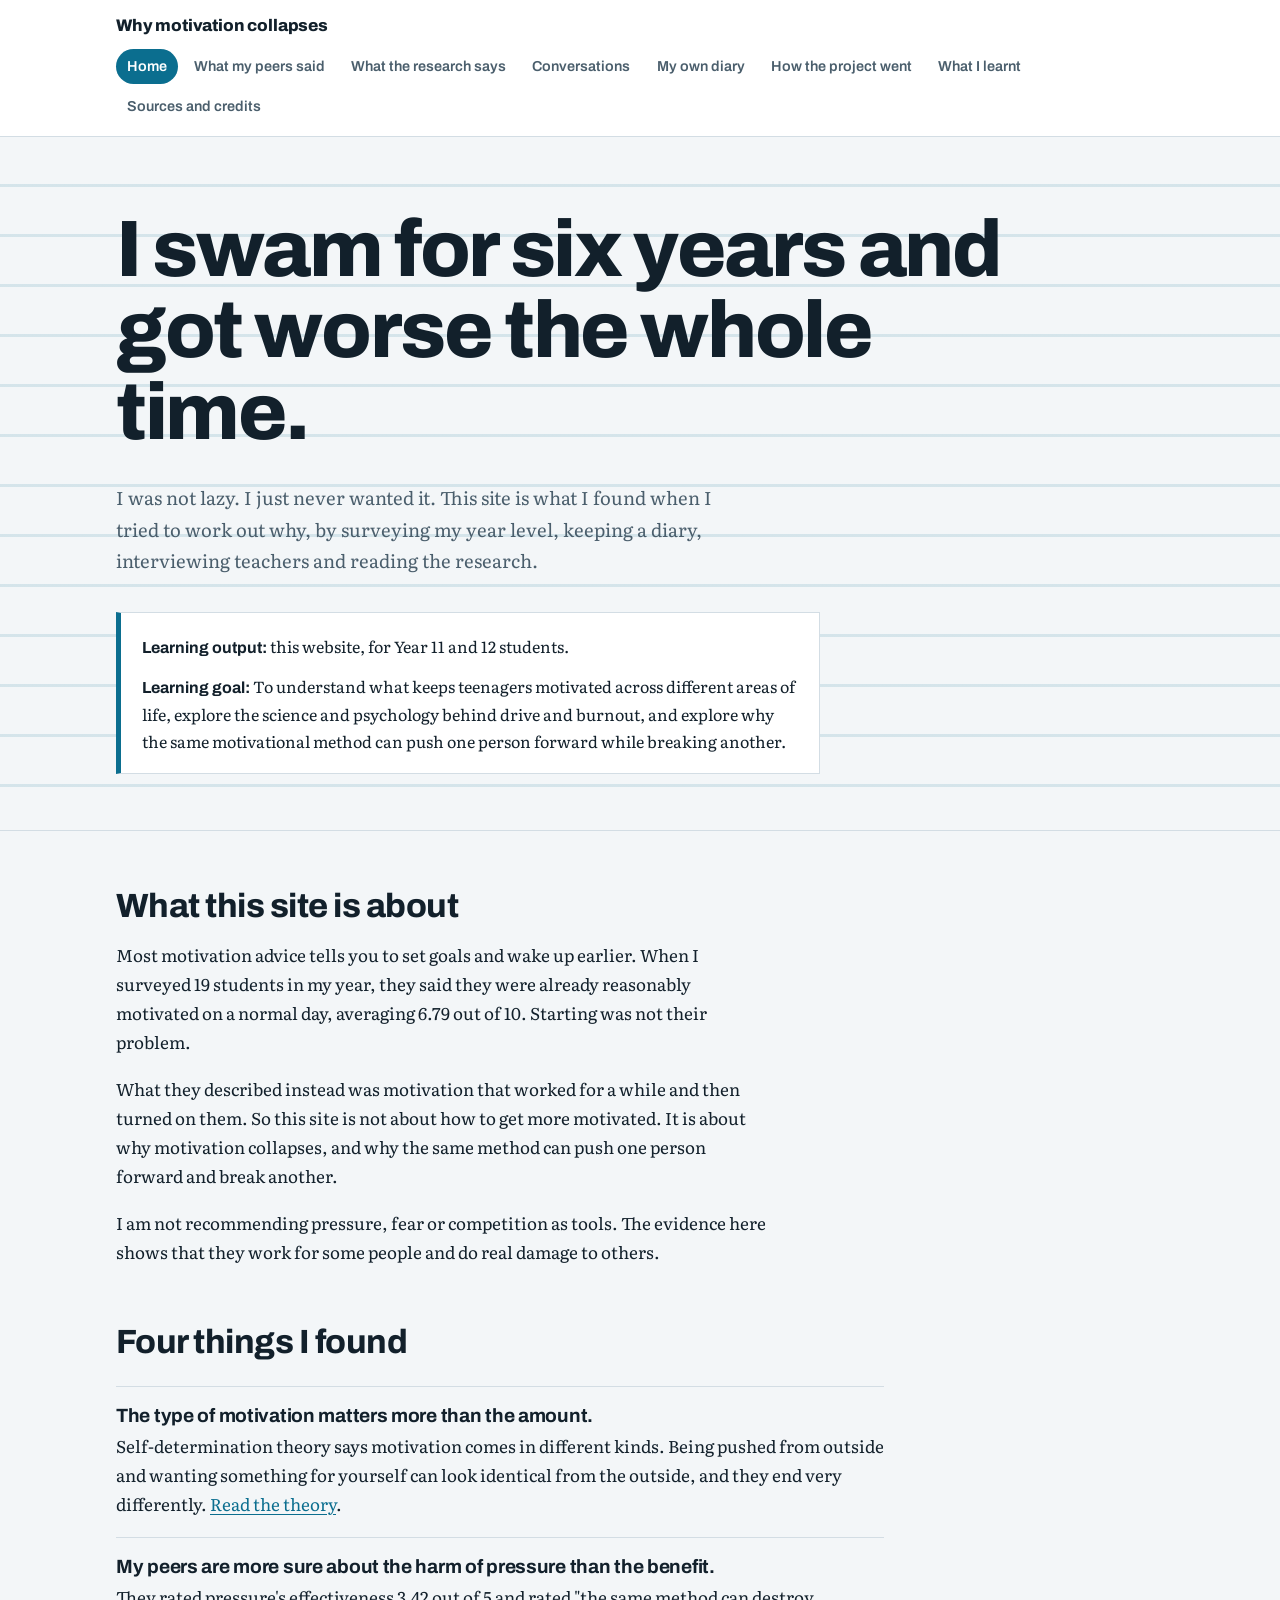
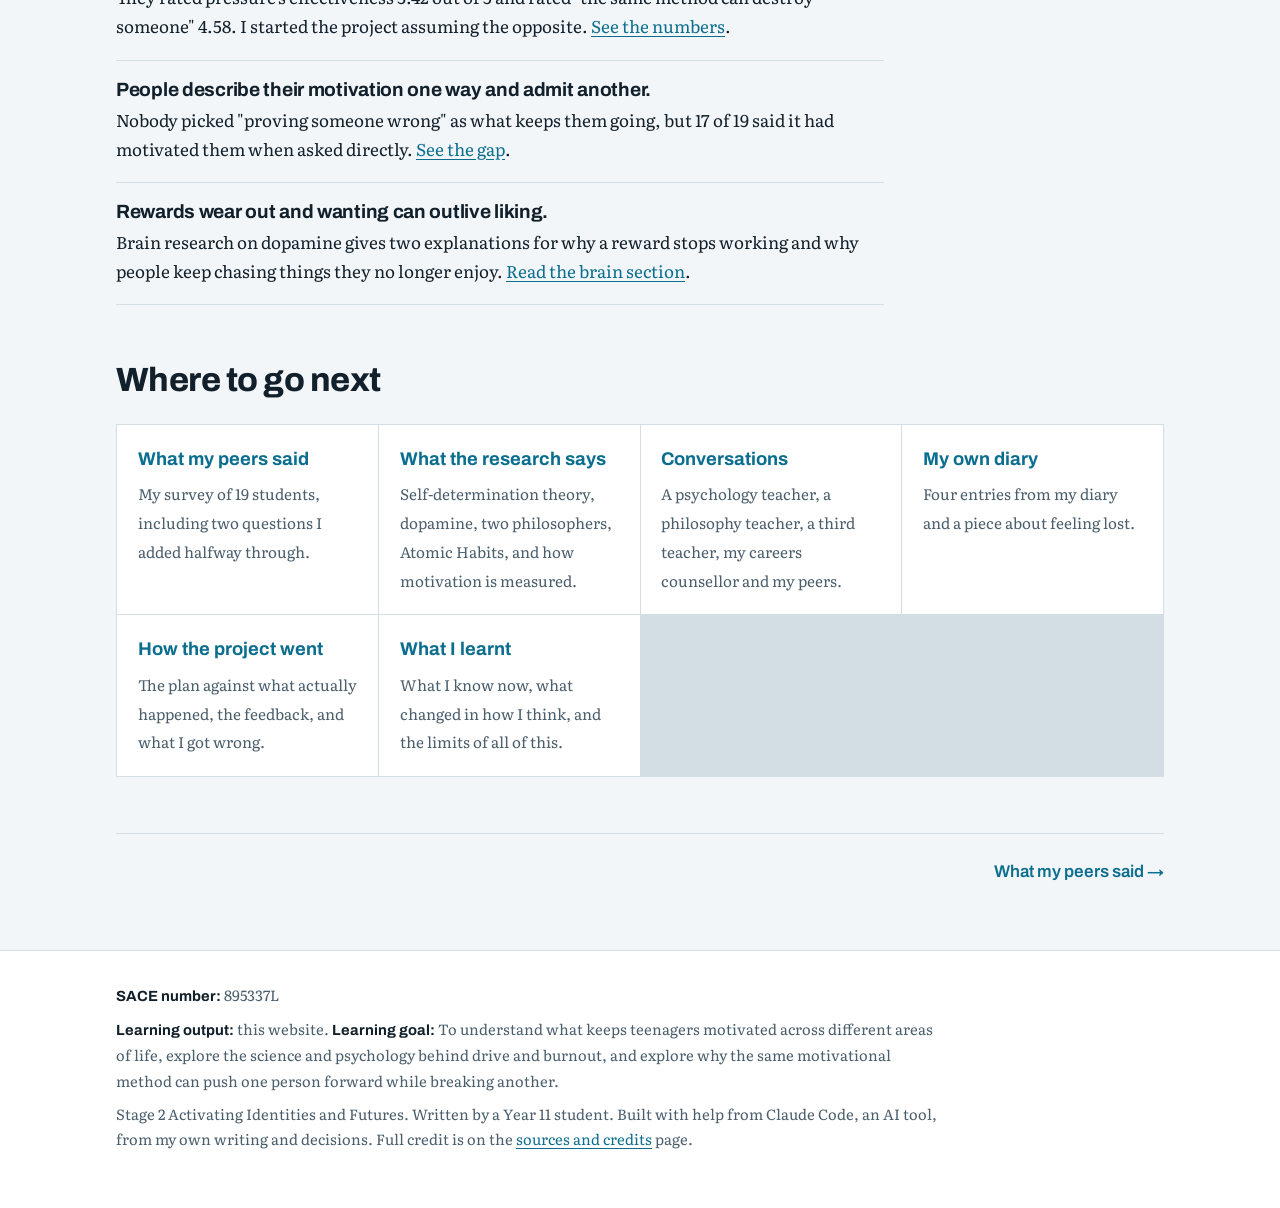
<file: index.html>
<!doctype html>
<html lang="en">
<head>
<meta charset="utf-8">
<meta name="viewport" content="width=device-width, initial-scale=1">
<title>Why motivation collapses: what keeps teenagers going, and what breaks them</title>
<meta name="description" content="A student website on why the same motivation method pushes one teenager forward and breaks another.">
<link rel="preconnect" href="https://fonts.googleapis.com">
<link rel="preconnect" href="https://fonts.gstatic.com" crossorigin>
<link href="https://fonts.googleapis.com/css2?family=Archivo:wght@500;600;700;750;800&family=Literata:ital,opsz,wght@0,7..72,400;0,7..72,600;1,7..72,400&display=swap" rel="stylesheet">
<link rel="stylesheet" href="assets/style.css">
</head>
<body>
<a class="skip" href="#main">Skip to content</a>
<div class="site-head"><div class="in">
<a class="brand" href="index.html">Why motivation collapses</a>
<nav aria-label="Main"><a href="index.html" aria-current="page">Home</a><a href="evidence.html">What my peers said</a><a href="research.html">What the research says</a><a href="voices.html">Conversations</a><a href="diary.html">My own diary</a><a href="process.html">How the project went</a><a href="reflection.html">What I learnt</a><a href="sources.html">Sources and credits</a></nav>
</div></div>
<main id="main">
<section class="hero"><div class="wrap">
<blockquote><span>I swam for six years and got worse the whole time.</span></blockquote>
<p class="who">I was not lazy. I just never wanted it. This site is what I found when I tried to work out why, by surveying my year level, keeping a diary, interviewing teachers and reading the research.</p>
<div class="goalbox">
<p><strong>Learning output:</strong> this website, for Year 11 and 12 students.</p>
<p><strong>Learning goal:</strong> To understand what keeps teenagers motivated across different areas of life, explore the science and psychology behind drive and burnout, and explore why the same motivational method can push one person forward while breaking another.</p>
</div>
</div></section>
<div class="wrap">

<div class="prose">
<h2>What this site is about</h2>
<p>Most motivation advice tells you to set goals and wake up earlier. When I surveyed 19 students in my year, they said they were already reasonably motivated on a normal day, averaging 6.79 out of 10. Starting was not their problem.</p>
<p>What they described instead was motivation that worked for a while and then turned on them. So this site is not about how to get more motivated. It is about why motivation collapses, and why the same method can push one person forward and break another.</p>
<p>I am not recommending pressure, fear or competition as tools. The evidence here shows that they work for some people and do real damage to others.</p>
</div>

<h2>Four things I found</h2>
<ol class="findings">
<li><h3>The type of motivation matters more than the amount.</h3>
<p>Self-determination theory says motivation comes in different kinds. Being pushed from outside and wanting something for yourself can look identical from the outside, and they end very differently. <a href="research.html#sdt">Read the theory</a>.</p></li>
<li><h3>My peers are more sure about the harm of pressure than the benefit.</h3>
<p>They rated pressure's effectiveness 3.42 out of 5 and rated "the same method can destroy someone" 4.58. I started the project assuming the opposite. <a href="evidence.html#harm">See the numbers</a>.</p></li>
<li><h3>People describe their motivation one way and admit another.</h3>
<p>Nobody picked "proving someone wrong" as what keeps them going, but 17 of 19 said it had motivated them when asked directly. <a href="evidence.html#gap">See the gap</a>.</p></li>
<li><h3>Rewards wear out and wanting can outlive liking.</h3>
<p>Brain research on dopamine gives two explanations for why a reward stops working and why people keep chasing things they no longer enjoy. <a href="research.html#brain">Read the brain section</a>.</p></li>
</ol>

<h2>Where to go next</h2>
<div class="guide">
<a href="evidence.html"><b>What my peers said</b><span>My survey of 19 students, including two questions I added halfway through.</span></a>
<a href="research.html"><b>What the research says</b><span>Self-determination theory, dopamine, two philosophers, Atomic Habits, and how motivation is measured.</span></a>
<a href="voices.html"><b>Conversations</b><span>A psychology teacher, a philosophy teacher, a third teacher, my careers counsellor and my peers.</span></a>
<a href="diary.html"><b>My own diary</b><span>Four entries from my diary and a piece about feeling lost.</span></a>
<a href="process.html"><b>How the project went</b><span>The plan against what actually happened, the feedback, and what I got wrong.</span></a>
<a href="reflection.html"><b>What I learnt</b><span>What I know now, what changed in how I think, and the limits of all of this.</span></a>
</div>

<div class="pager"><span></span><a href="evidence.html">What my peers said &rarr;</a></div>
</div>
</main>
<footer class="site-foot"><div class="wrap">
<p><strong>SACE number:</strong> 895337L</p>
<p><strong>Learning output:</strong> this website. <strong>Learning goal:</strong> To understand what keeps teenagers motivated across different areas of life, explore the science and psychology behind drive and burnout, and explore why the same motivational method can push one person forward while breaking another.</p>
<p>Stage 2 Activating Identities and Futures. Written by a Year 11 student. Built with help from Claude Code, an AI tool, from my own writing and decisions. Full credit is on the <a href="sources.html#ai">sources and credits</a> page.</p>
</div></footer>
</body>
</html>
</file>
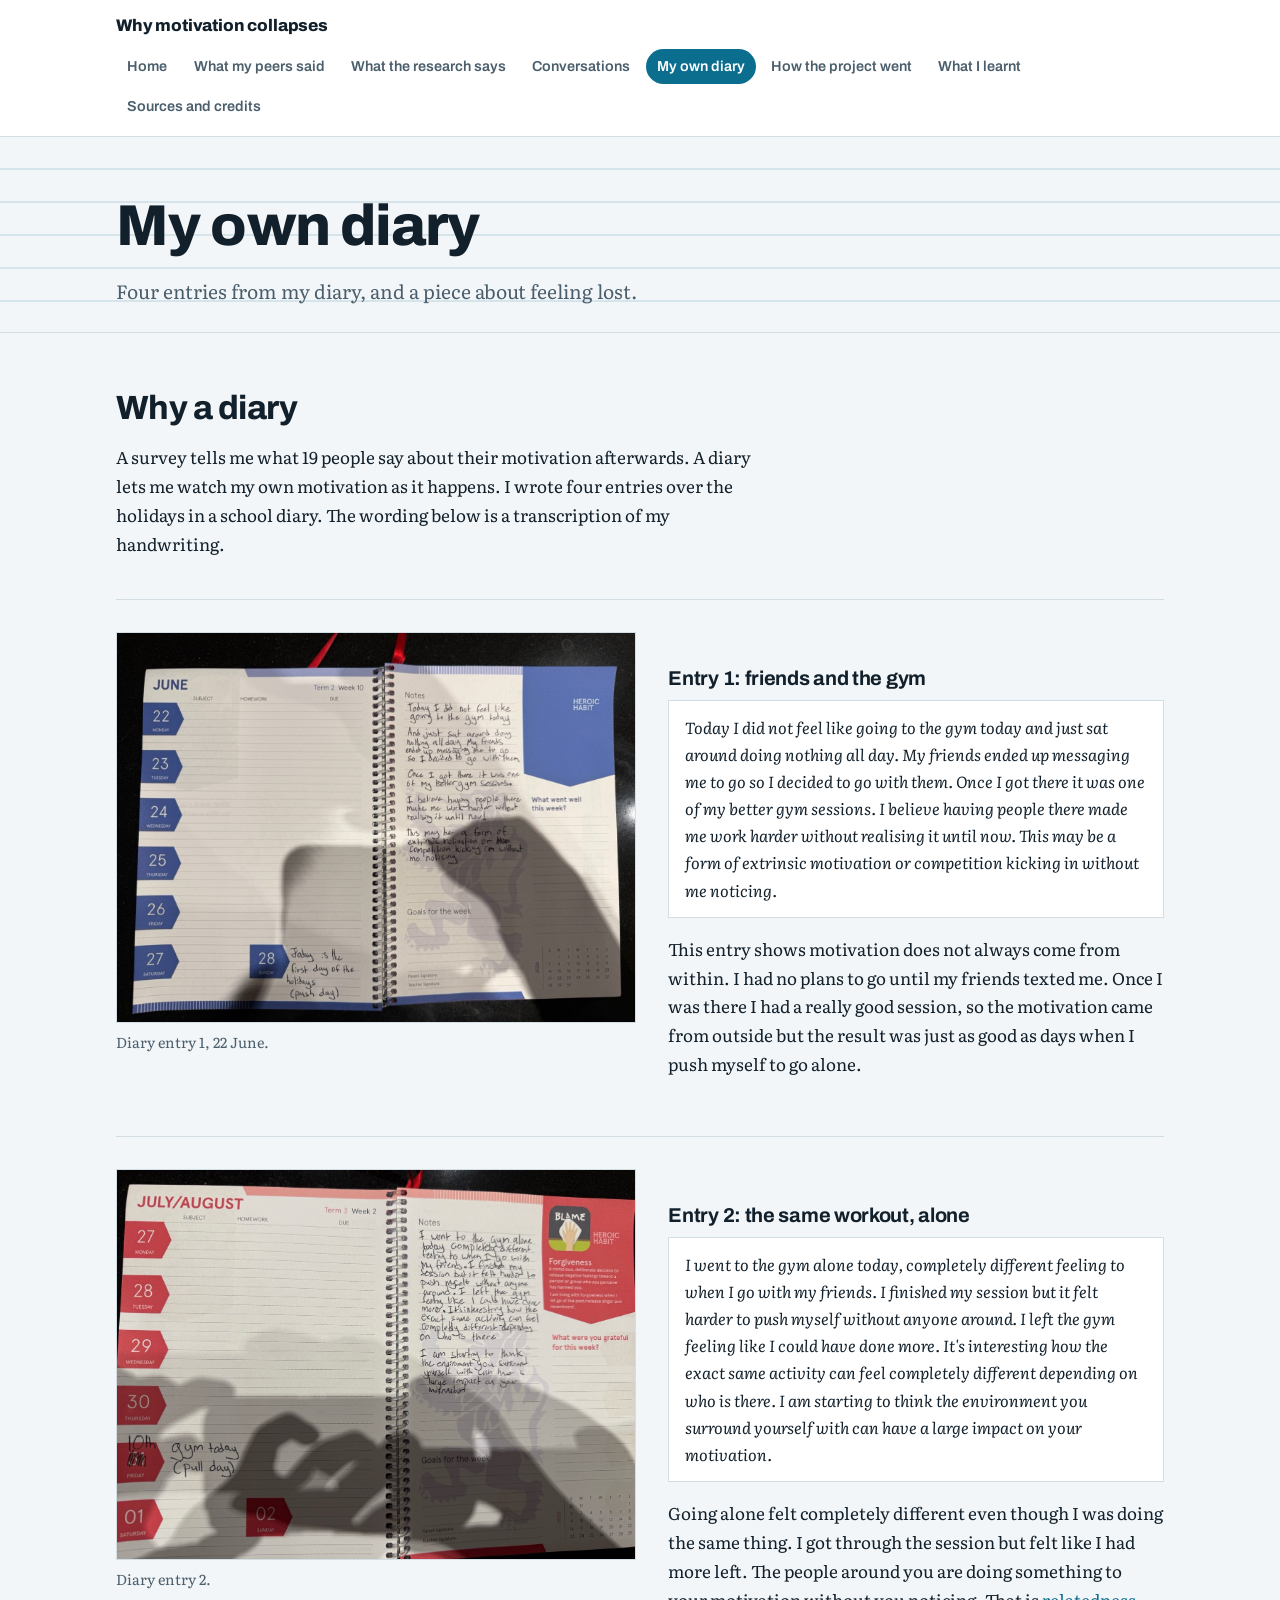
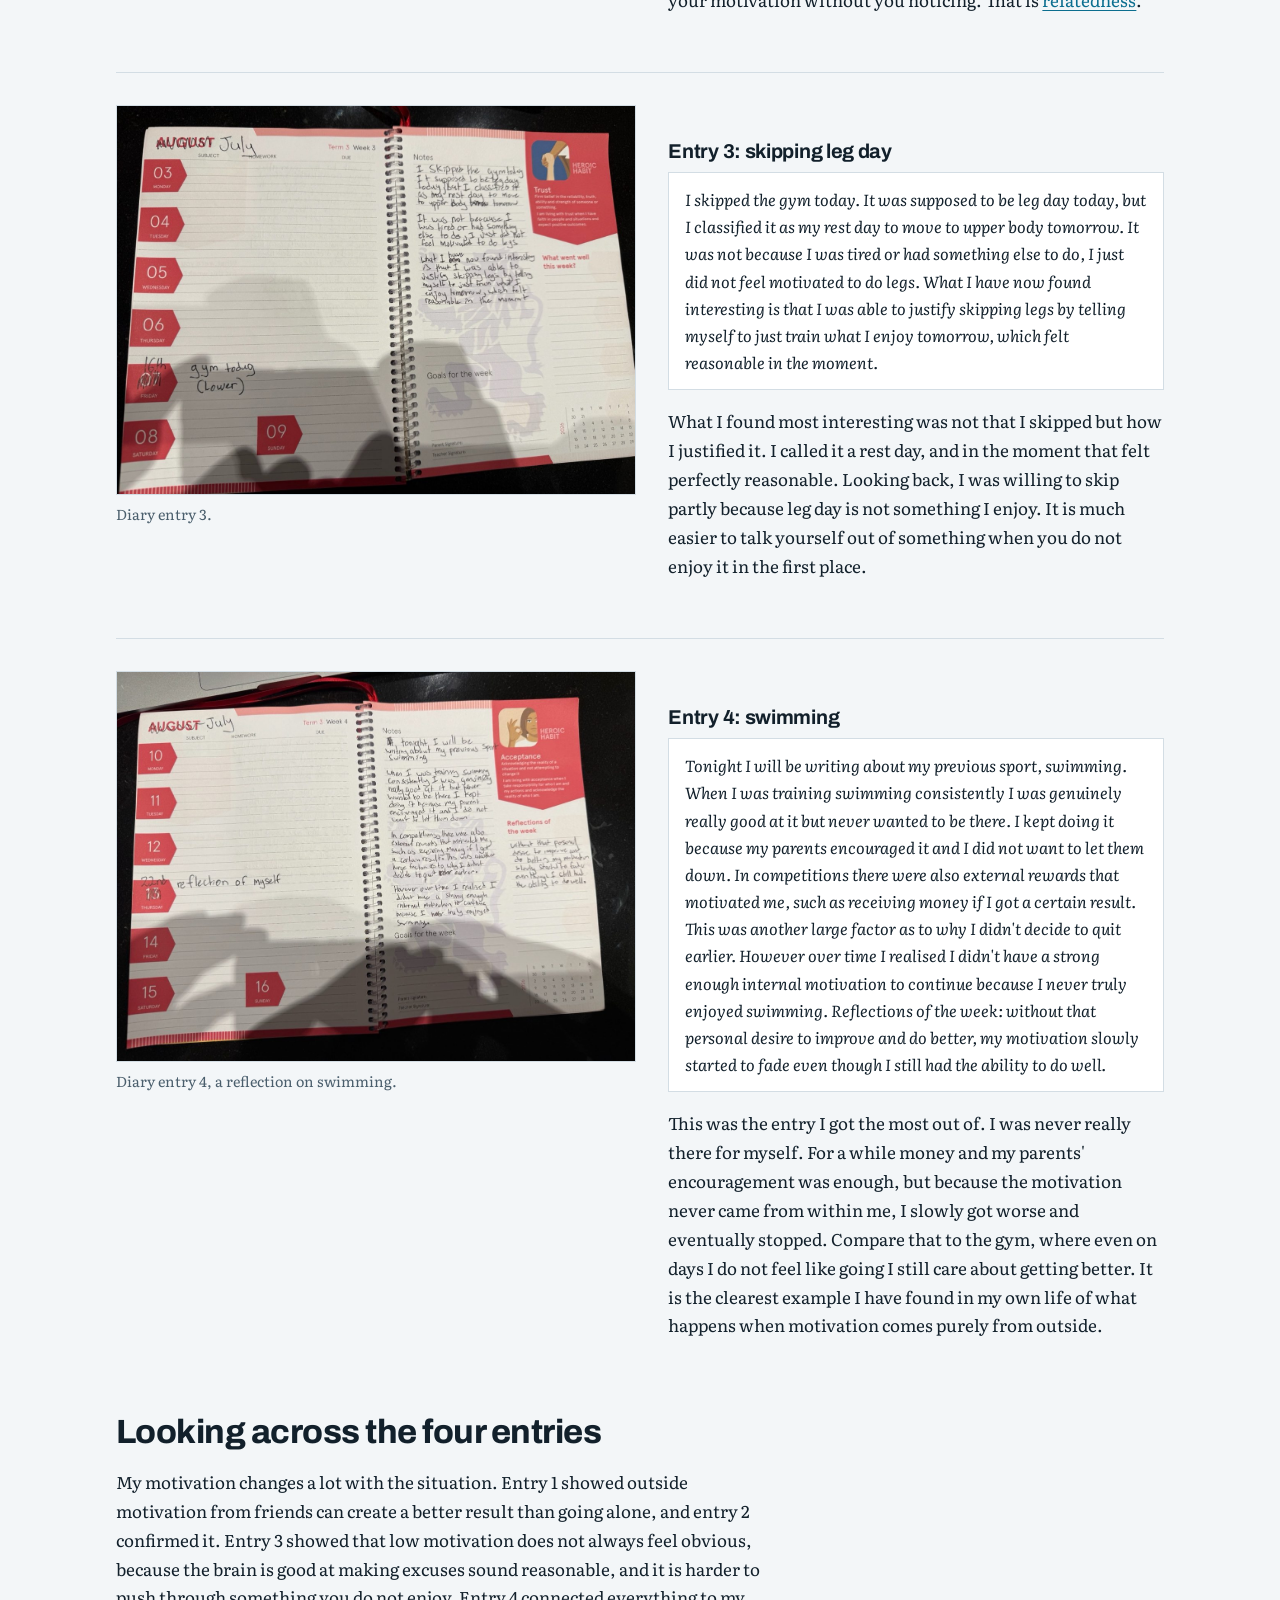
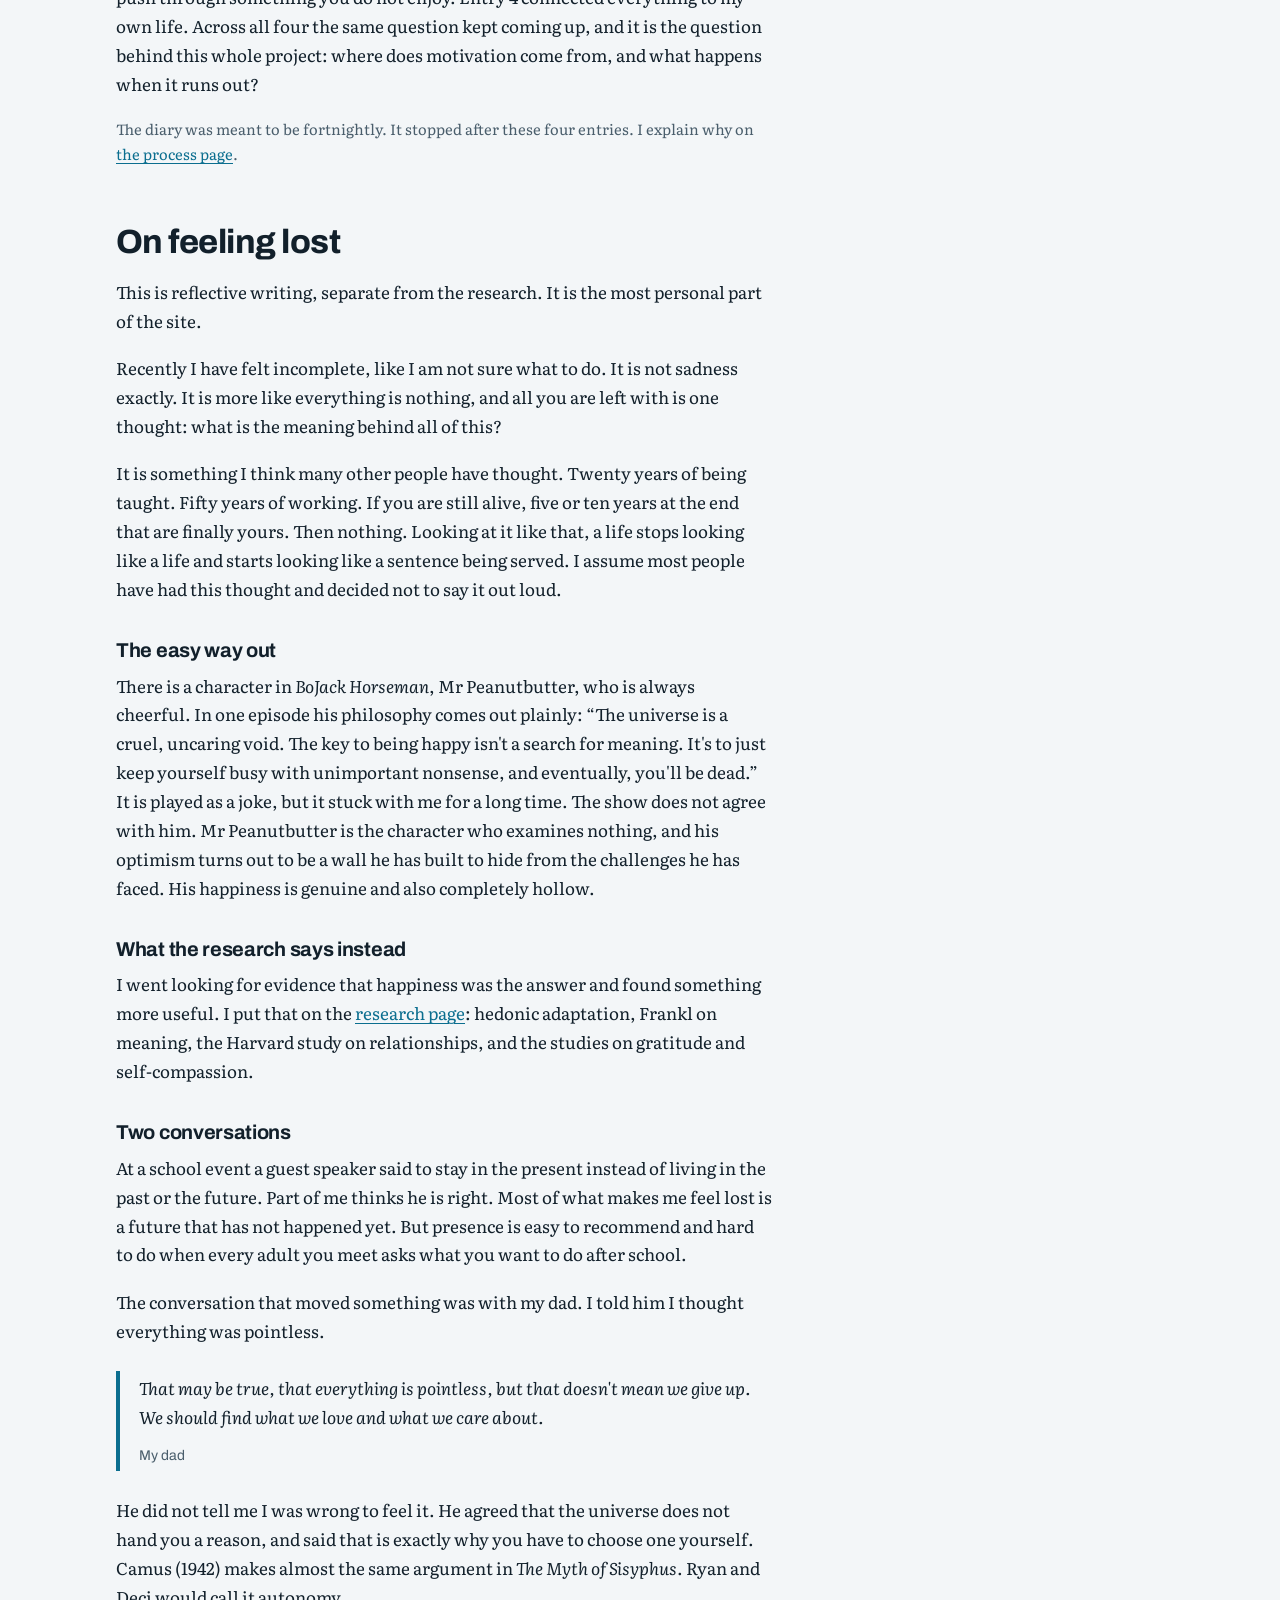
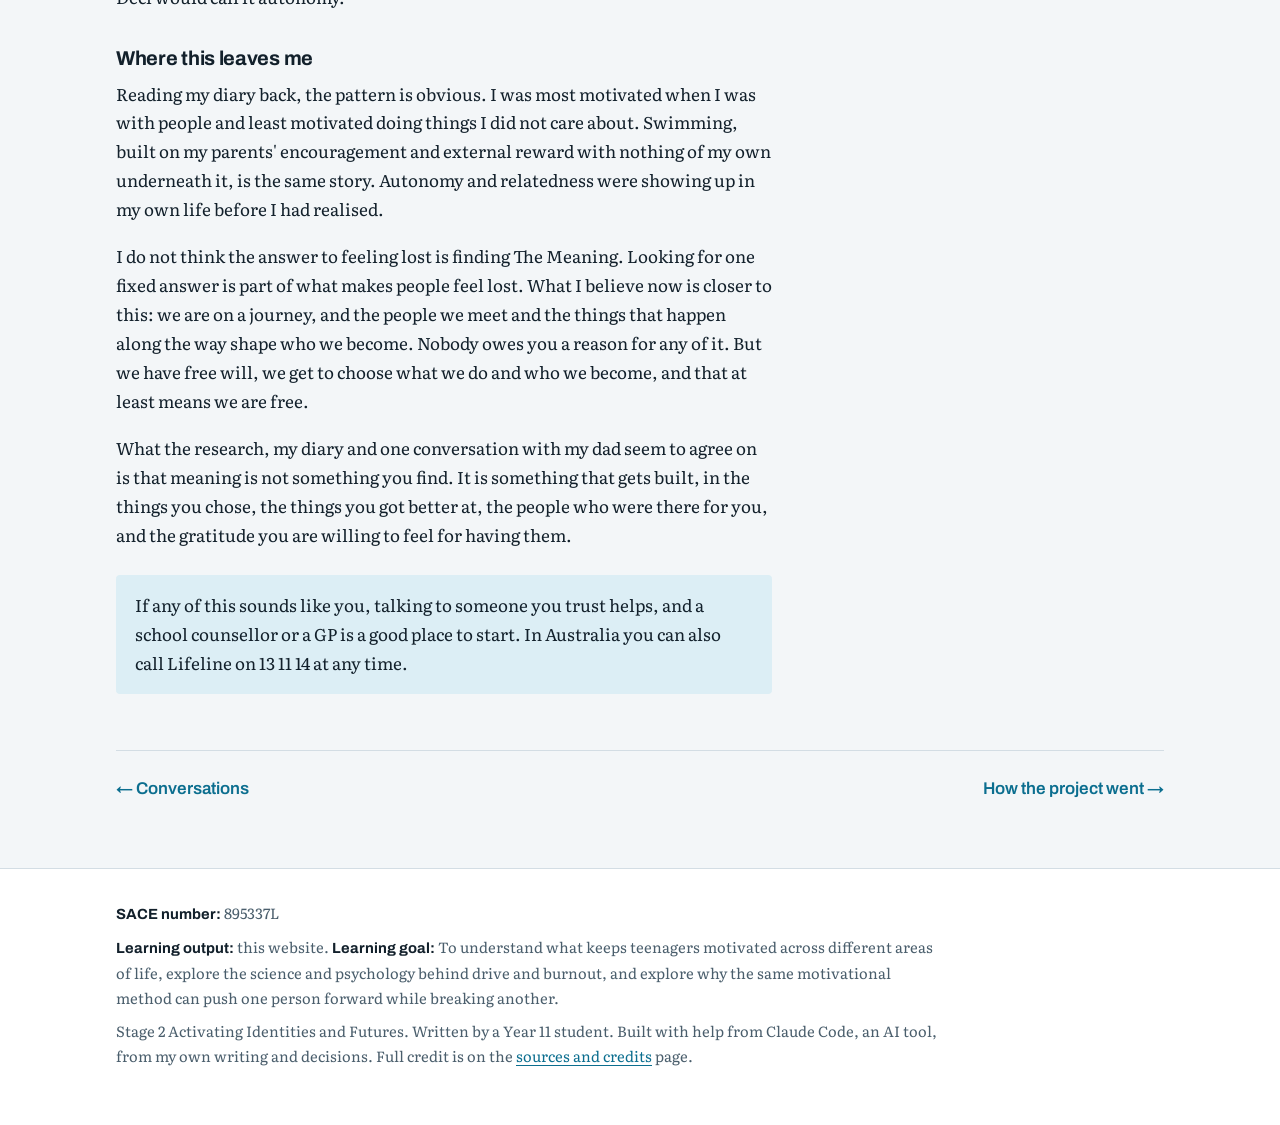
<file: diary.html>
<!doctype html>
<html lang="en">
<head>
<meta charset="utf-8">
<meta name="viewport" content="width=device-width, initial-scale=1">
<title>My own diary | Why motivation collapses</title>
<meta name="description" content="A student diary on motivation at the gym and in swimming, plus reflective writing about feeling lost.">
<link rel="preconnect" href="https://fonts.googleapis.com">
<link rel="preconnect" href="https://fonts.gstatic.com" crossorigin>
<link href="https://fonts.googleapis.com/css2?family=Archivo:wght@500;600;700;750;800&family=Literata:ital,opsz,wght@0,7..72,400;0,7..72,600;1,7..72,400&display=swap" rel="stylesheet">
<link rel="stylesheet" href="assets/style.css">
</head>
<body>
<a class="skip" href="#main">Skip to content</a>
<div class="site-head"><div class="in">
<a class="brand" href="index.html">Why motivation collapses</a>
<nav aria-label="Main"><a href="index.html">Home</a><a href="evidence.html">What my peers said</a><a href="research.html">What the research says</a><a href="voices.html">Conversations</a><a href="diary.html" aria-current="page">My own diary</a><a href="process.html">How the project went</a><a href="reflection.html">What I learnt</a><a href="sources.html">Sources and credits</a></nav>
</div></div>
<main id="main">
<header class="page-head"><div class="wrap"><div class="prose"><h1>My own diary</h1><p>Four entries from my diary, and a piece about feeling lost.</p></div></div></header>
<div class="wrap">

<div class="prose">
<h2>Why a diary</h2>
<p>A survey tells me what 19 people say about their motivation afterwards. A diary lets me watch my own motivation as it happens. I wrote four entries over the holidays in a school diary. The wording below is a transcription of my handwriting.</p>
</div>

<section class="entry" id="entry1">
<div><figure><img src="img/diary1.jpg" alt="Photo of a handwritten diary entry about not feeling like going to the gym until friends messaged" loading="lazy"><figcaption>Diary entry 1, 22 June.</figcaption></figure></div>
<div>
<h3>Entry 1: friends and the gym</h3>
<div class="tr"><p>Today I did not feel like going to the gym today and just sat around doing nothing all day. My friends ended up messaging me to go so I decided to go with them. Once I got there it was one of my better gym sessions. I believe having people there made me work harder without realising it until now. This may be a form of extrinsic motivation or competition kicking in without me noticing.</p></div>
<p>This entry shows motivation does not always come from within. I had no plans to go until my friends texted me. Once I was there I had a really good session, so the motivation came from outside but the result was just as good as days when I push myself to go alone.</p>
</div>
</section>

<section class="entry" id="entry2">
<div><figure><img src="img/diary2.jpg" alt="Photo of a handwritten diary entry about going to the gym alone and feeling it was completely different" loading="lazy"><figcaption>Diary entry 2.</figcaption></figure></div>
<div>
<h3>Entry 2: the same workout, alone</h3>
<div class="tr"><p>I went to the gym alone today, completely different feeling to when I go with my friends. I finished my session but it felt harder to push myself without anyone around. I left the gym feeling like I could have done more. It's interesting how the exact same activity can feel completely different depending on who is there. I am starting to think the environment you surround yourself with can have a large impact on your motivation.</p></div>
<p>Going alone felt completely different even though I was doing the same thing. I got through the session but felt like I had more left. The people around you are doing something to your motivation without you noticing. That is <a href="research.html#sdt">relatedness</a>.</p>
</div>
</section>

<section class="entry" id="entry3">
<div><figure><img src="img/diary3.jpg" alt="Photo of a handwritten diary entry about skipping leg day and justifying it as a rest day" loading="lazy"><figcaption>Diary entry 3.</figcaption></figure></div>
<div>
<h3>Entry 3: skipping leg day</h3>
<div class="tr"><p>I skipped the gym today. It was supposed to be leg day today, but I classified it as my rest day to move to upper body tomorrow. It was not because I was tired or had something else to do, I just did not feel motivated to do legs. What I have now found interesting is that I was able to justify skipping legs by telling myself to just train what I enjoy tomorrow, which felt reasonable in the moment.</p></div>
<p>What I found most interesting was not that I skipped but how I justified it. I called it a rest day, and in the moment that felt perfectly reasonable. Looking back, I was willing to skip partly because leg day is not something I enjoy. It is much easier to talk yourself out of something when you do not enjoy it in the first place.</p>
</div>
</section>

<section class="entry" id="entry4">
<div><figure><img src="img/diary4.jpg" alt="Photo of a handwritten diary entry titled reflection of myself, about swimming" loading="lazy"><figcaption>Diary entry 4, a reflection on swimming.</figcaption></figure></div>
<div>
<h3>Entry 4: swimming</h3>
<div class="tr"><p>Tonight I will be writing about my previous sport, swimming. When I was training swimming consistently I was genuinely really good at it but never wanted to be there. I kept doing it because my parents encouraged it and I did not want to let them down. In competitions there were also external rewards that motivated me, such as receiving money if I got a certain result. This was another large factor as to why I didn't decide to quit earlier. However over time I realised I didn't have a strong enough internal motivation to continue because I never truly enjoyed swimming. Reflections of the week: without that personal desire to improve and do better, my motivation slowly started to fade even though I still had the ability to do well.</p></div>
<p>This was the entry I got the most out of. I was never really there for myself. For a while money and my parents' encouragement was enough, but because the motivation never came from within me, I slowly got worse and eventually stopped. Compare that to the gym, where even on days I do not feel like going I still care about getting better. It is the clearest example I have found in my own life of what happens when motivation comes purely from outside.</p>
</div>
</section>

<div class="prose">
<h2>Looking across the four entries</h2>
<p>My motivation changes a lot with the situation. Entry 1 showed outside motivation from friends can create a better result than going alone, and entry 2 confirmed it. Entry 3 showed that low motivation does not always feel obvious, because the brain is good at making excuses sound reasonable, and it is harder to push through something you do not enjoy. Entry 4 connected everything to my own life. Across all four the same question kept coming up, and it is the question behind this whole project: where does motivation come from, and what happens when it runs out?</p>
<p class="small">The diary was meant to be fortnightly. It stopped after these four entries. I explain why on <a href="process.html">the process page</a>.</p>

<h2 id="lost">On feeling lost</h2>
<p>This is reflective writing, separate from the research. It is the most personal part of the site.</p>
<p>Recently I have felt incomplete, like I am not sure what to do. It is not sadness exactly. It is more like everything is nothing, and all you are left with is one thought: what is the meaning behind all of this?</p>
<p>It is something I think many other people have thought. Twenty years of being taught. Fifty years of working. If you are still alive, five or ten years at the end that are finally yours. Then nothing. Looking at it like that, a life stops looking like a life and starts looking like a sentence being served. I assume most people have had this thought and decided not to say it out loud.</p>

<h3>The easy way out</h3>
<p>There is a character in <em>BoJack Horseman</em>, Mr Peanutbutter, who is always cheerful. In one episode his philosophy comes out plainly: &ldquo;The universe is a cruel, uncaring void. The key to being happy isn't a search for meaning. It's to just keep yourself busy with unimportant nonsense, and eventually, you'll be dead.&rdquo; It is played as a joke, but it stuck with me for a long time. The show does not agree with him. Mr Peanutbutter is the character who examines nothing, and his optimism turns out to be a wall he has built to hide from the challenges he has faced. His happiness is genuine and also completely hollow.</p>

<h3>What the research says instead</h3>
<p>I went looking for evidence that happiness was the answer and found something more useful. I put that on the <a href="research.html#meaning">research page</a>: hedonic adaptation, Frankl on meaning, the Harvard study on relationships, and the studies on gratitude and self-compassion.</p>

<h3>Two conversations</h3>
<p>At a school event a guest speaker said to stay in the present instead of living in the past or the future. Part of me thinks he is right. Most of what makes me feel lost is a future that has not happened yet. But presence is easy to recommend and hard to do when every adult you meet asks what you want to do after school.</p>
<p>The conversation that moved something was with my dad. I told him I thought everything was pointless.</p>
<div class="quote"><p>That may be true, that everything is pointless, but that doesn't mean we give up. We should find what we love and what we care about.</p><cite>My dad</cite></div>
<p>He did not tell me I was wrong to feel it. He agreed that the universe does not hand you a reason, and said that is exactly why you have to choose one yourself. Camus (1942) makes almost the same argument in <em>The Myth of Sisyphus</em>. Ryan and Deci would call it autonomy.</p>

<h3>Where this leaves me</h3>
<p>Reading my diary back, the pattern is obvious. I was most motivated when I was with people and least motivated doing things I did not care about. Swimming, built on my parents' encouragement and external reward with nothing of my own underneath it, is the same story. Autonomy and relatedness were showing up in my own life before I had realised.</p>
<p>I do not think the answer to feeling lost is finding The Meaning. Looking for one fixed answer is part of what makes people feel lost. What I believe now is closer to this: we are on a journey, and the people we meet and the things that happen along the way shape who we become. Nobody owes you a reason for any of it. But we have free will, we get to choose what we do and who we become, and that at least means we are free.</p>
<p>What the research, my diary and one conversation with my dad seem to agree on is that meaning is not something you find. It is something that gets built, in the things you chose, the things you got better at, the people who were there for you, and the gratitude you are willing to feel for having them.</p>
<div class="note"><p>If any of this sounds like you, talking to someone you trust helps, and a school counsellor or a GP is a good place to start. In Australia you can also call Lifeline on 13 11 14 at any time.</p></div>
</div>

<div class="pager"><a href="voices.html">&larr; Conversations</a><a href="process.html">How the project went &rarr;</a></div>
</div>
</main>
<footer class="site-foot"><div class="wrap">
<p><strong>SACE number:</strong> 895337L</p>
<p><strong>Learning output:</strong> this website. <strong>Learning goal:</strong> To understand what keeps teenagers motivated across different areas of life, explore the science and psychology behind drive and burnout, and explore why the same motivational method can push one person forward while breaking another.</p>
<p>Stage 2 Activating Identities and Futures. Written by a Year 11 student. Built with help from Claude Code, an AI tool, from my own writing and decisions. Full credit is on the <a href="sources.html#ai">sources and credits</a> page.</p>
</div></footer>
</body>
</html>
</file>
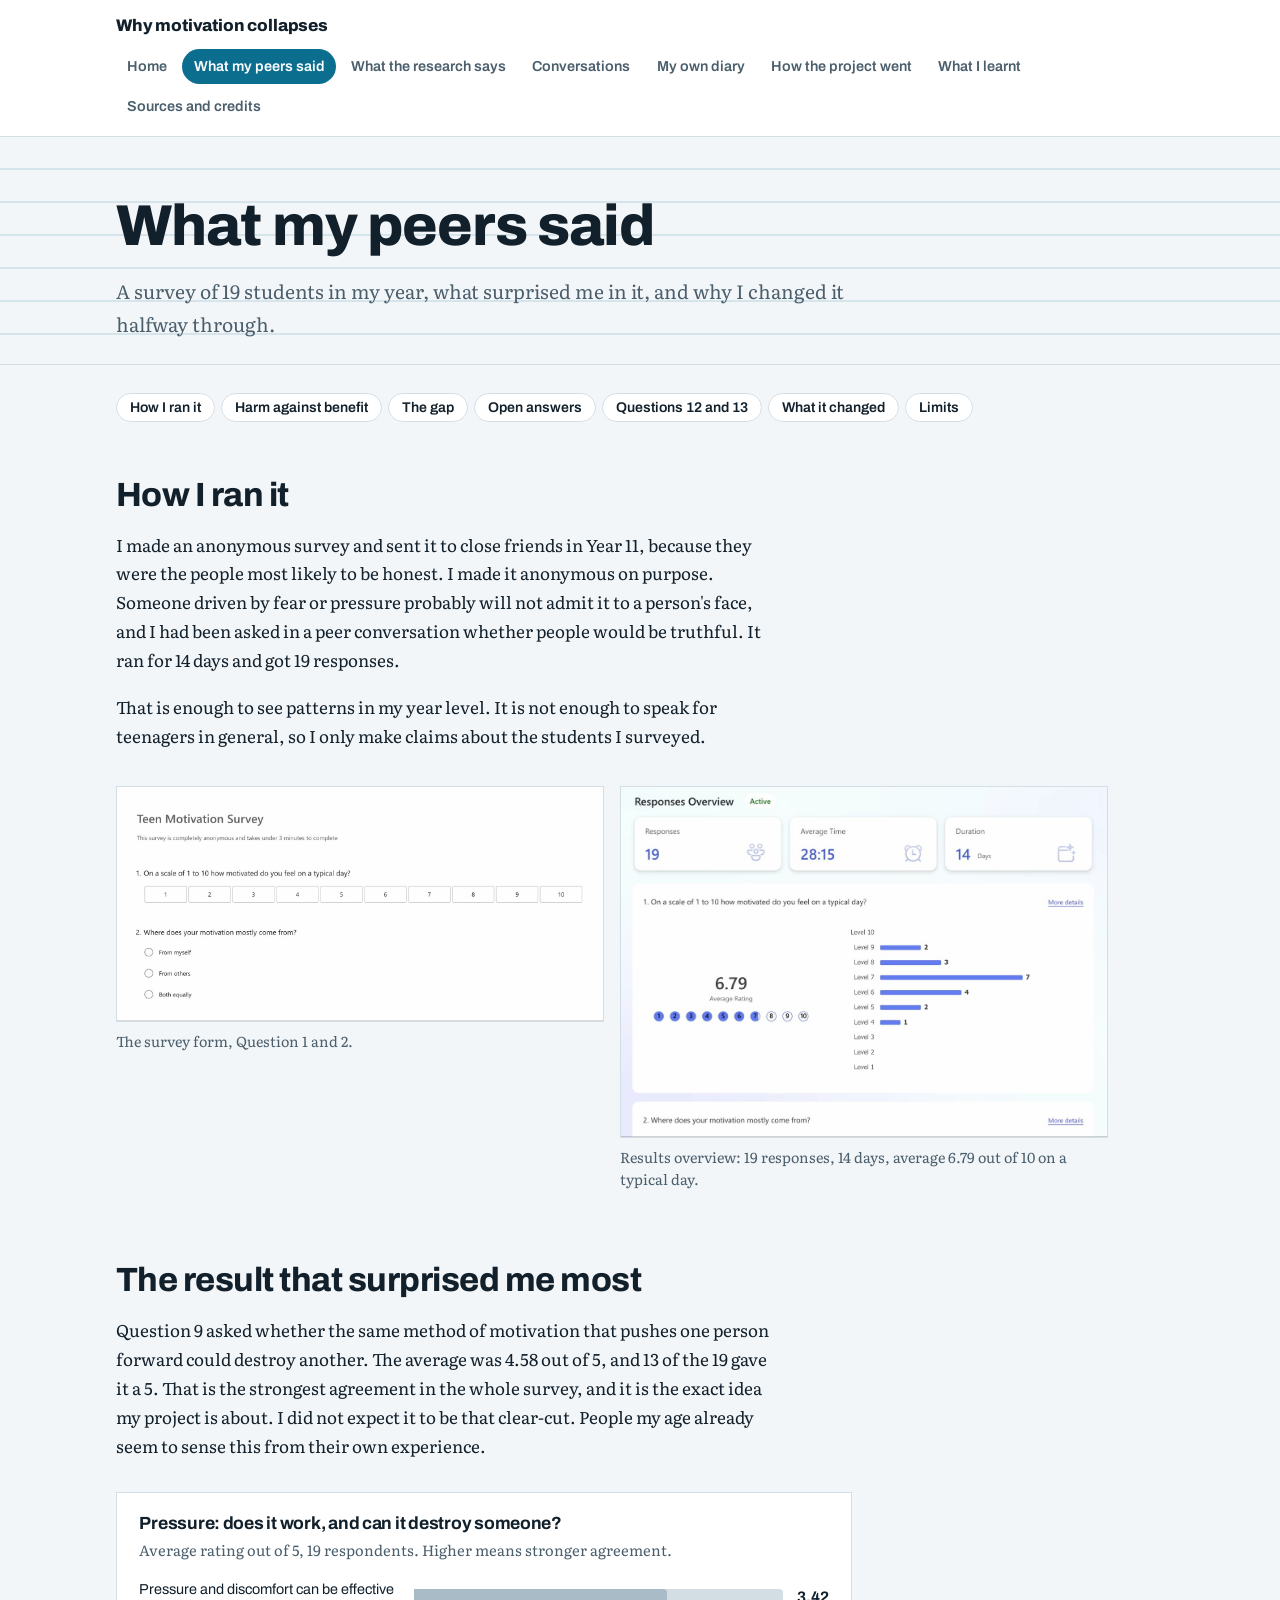
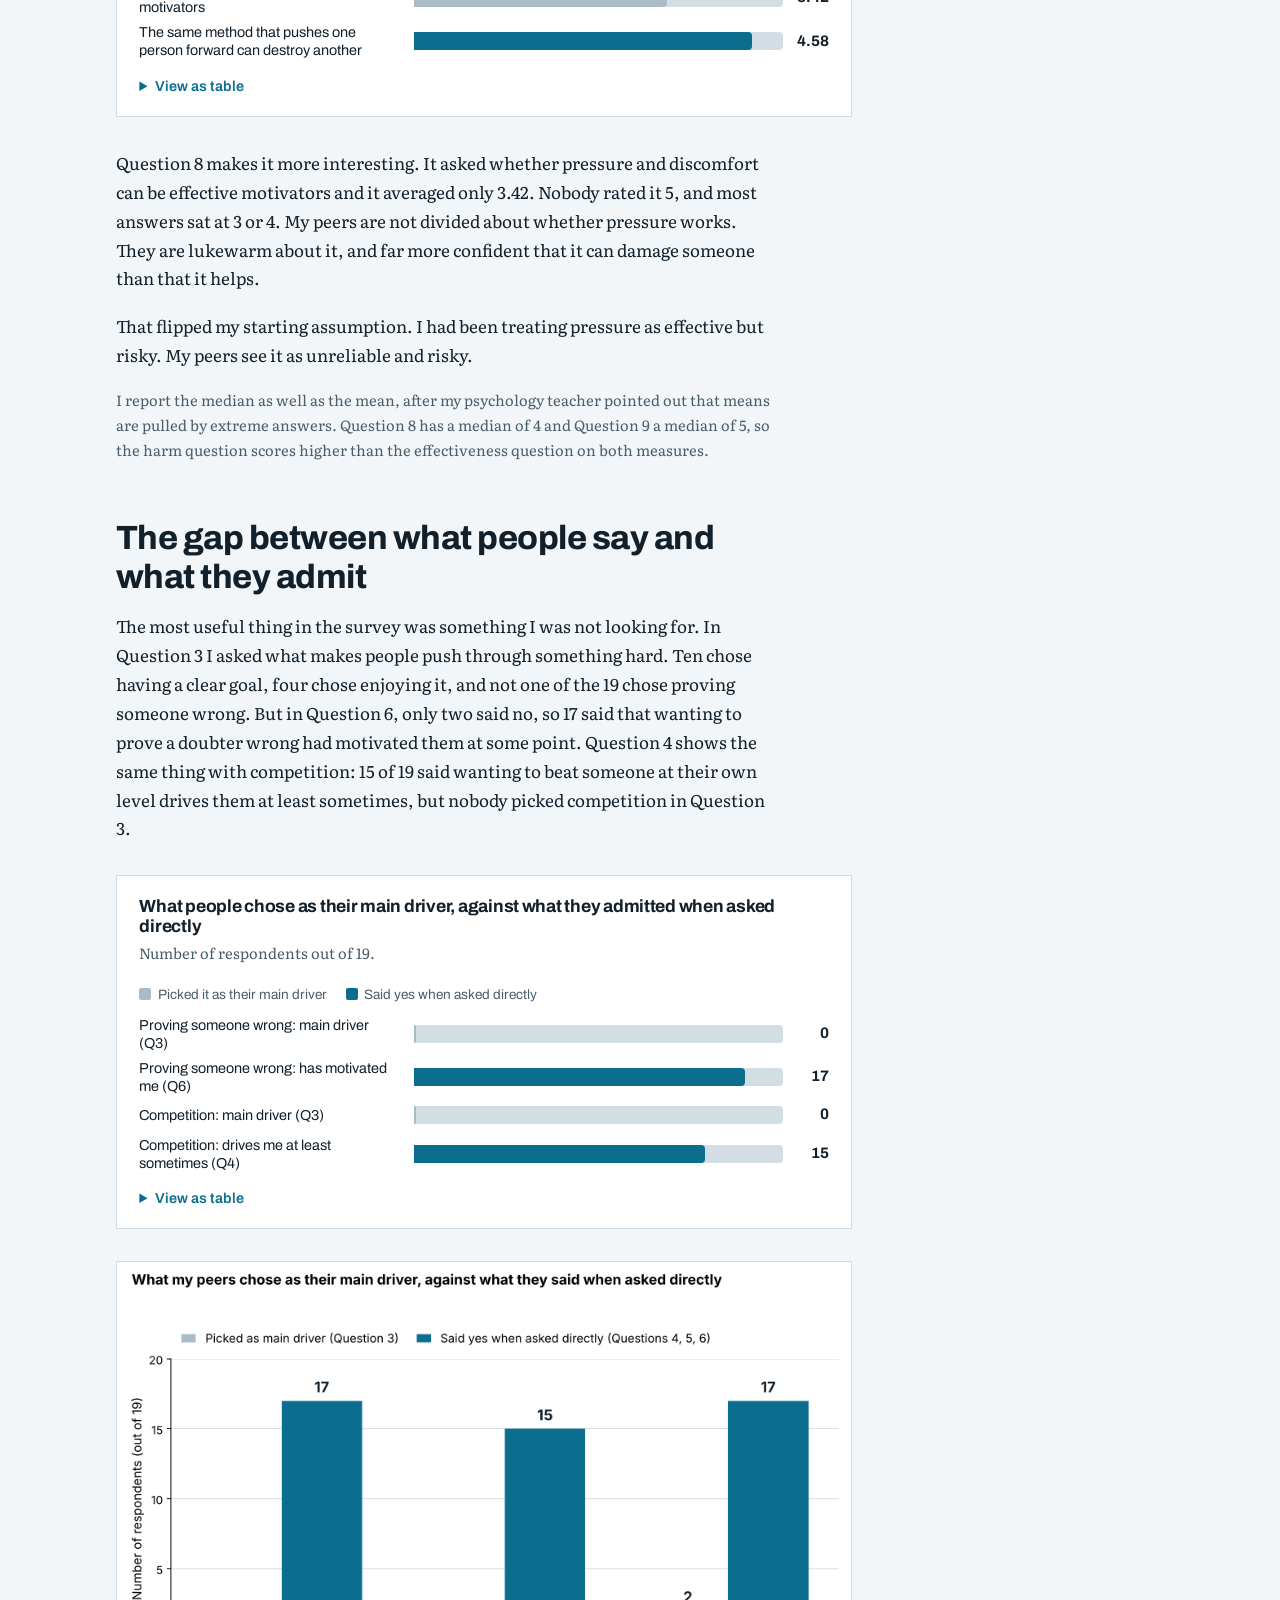
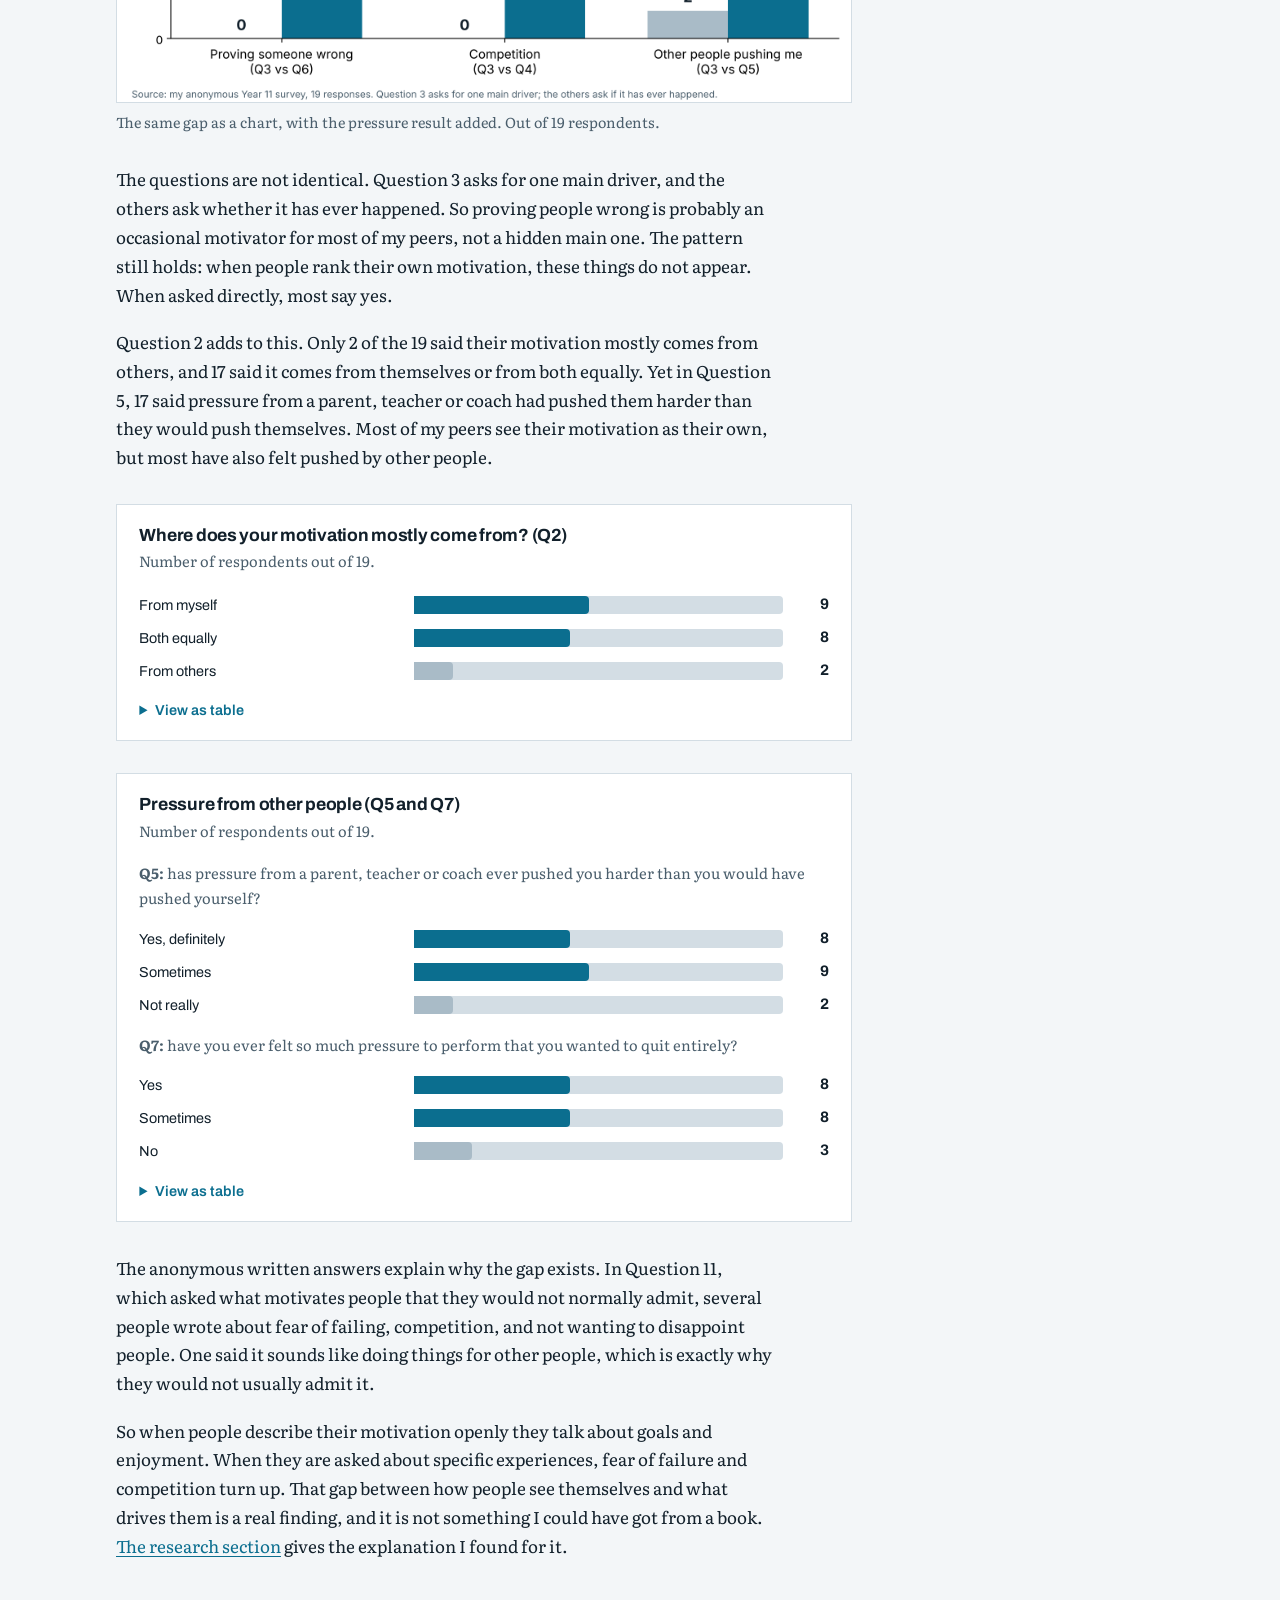
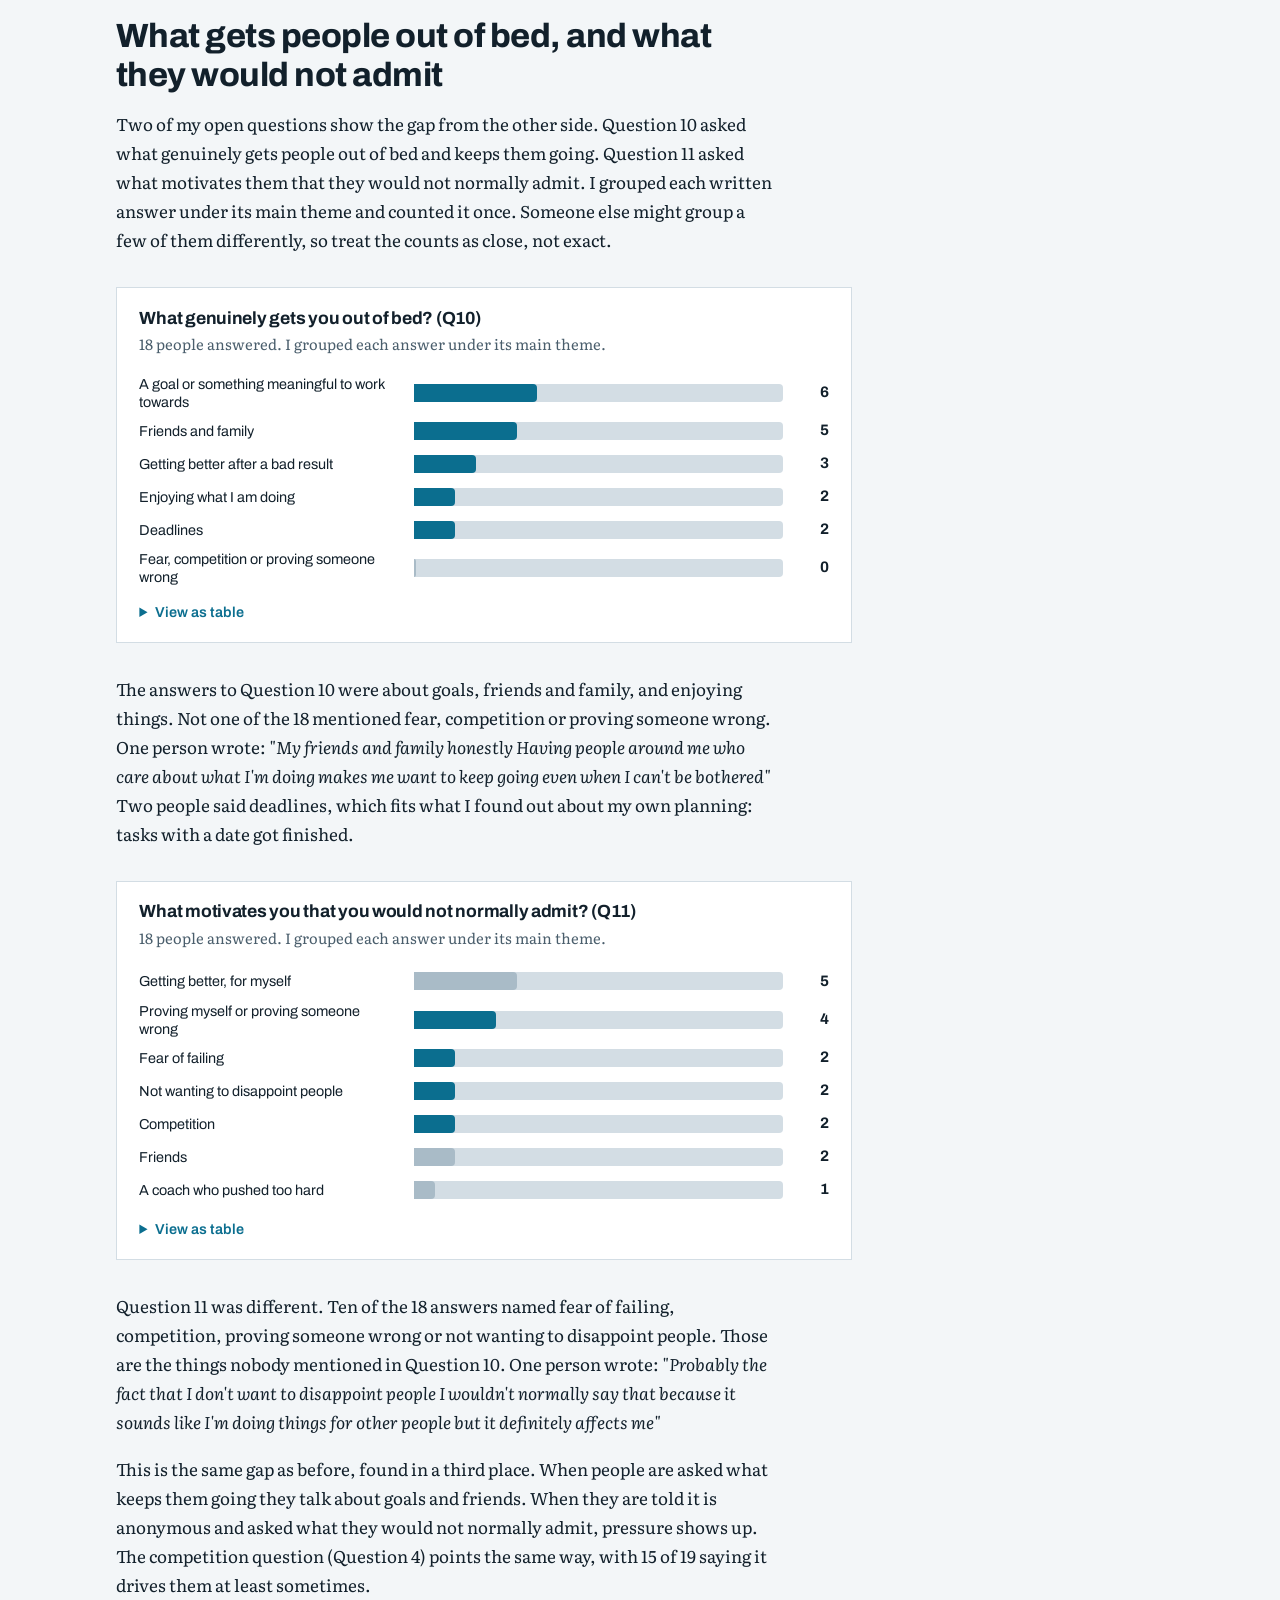
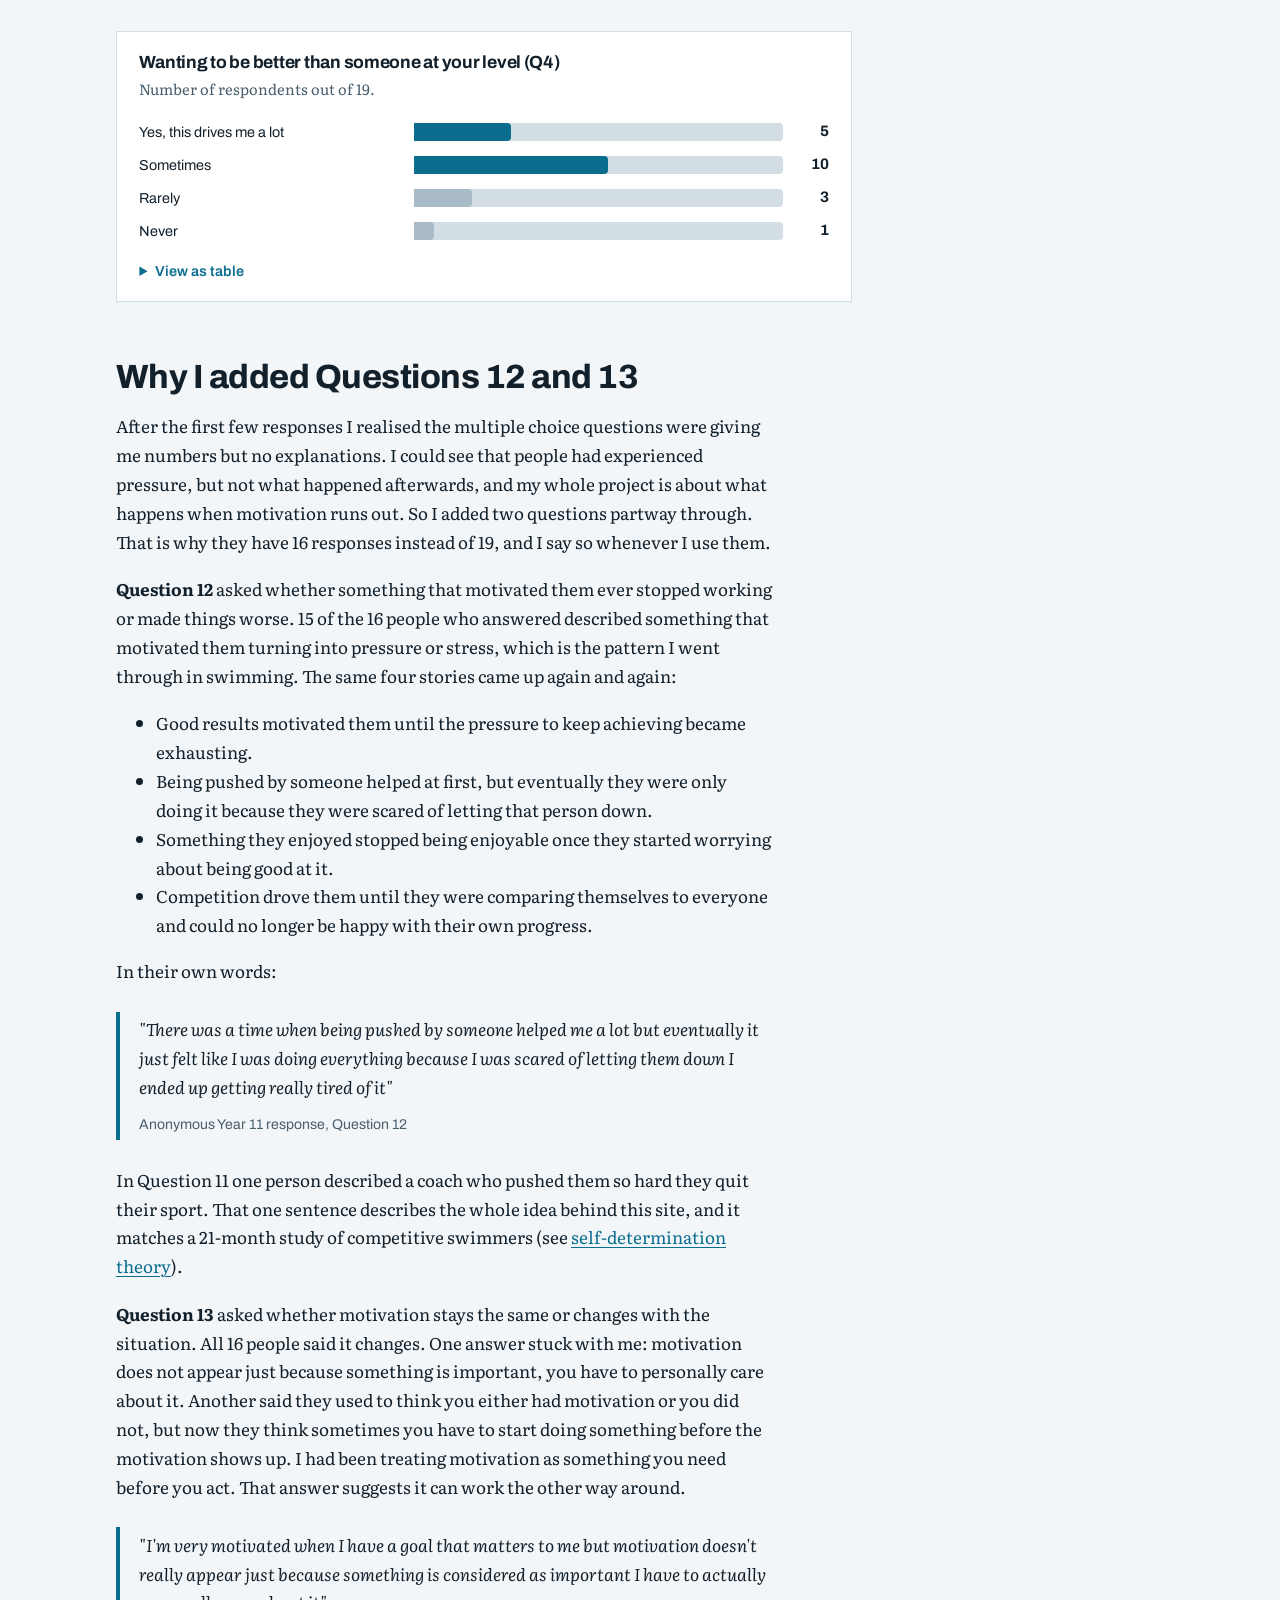
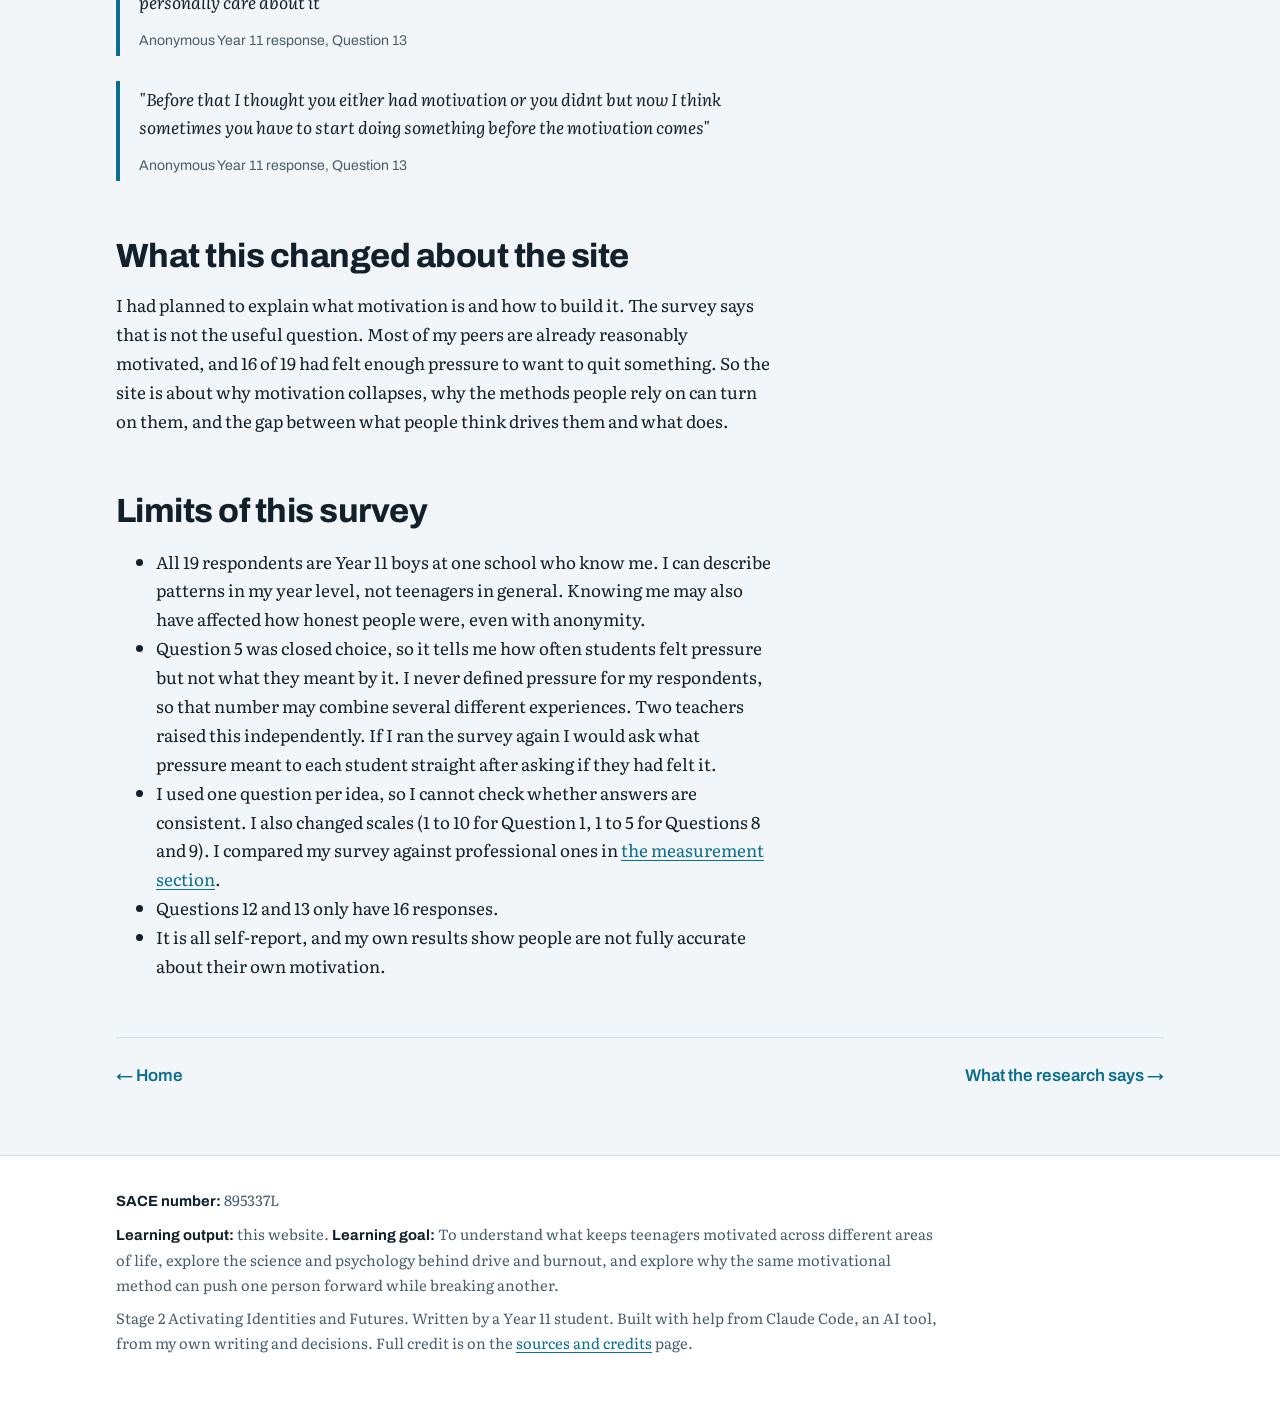
<file: evidence.html>
<!doctype html>
<html lang="en">
<head>
<meta charset="utf-8">
<meta name="viewport" content="width=device-width, initial-scale=1">
<title>What my peers said | Why motivation collapses</title>
<meta name="description" content="Results and analysis of an anonymous survey of 19 Year 11 students about motivation and pressure.">
<link rel="preconnect" href="https://fonts.googleapis.com">
<link rel="preconnect" href="https://fonts.gstatic.com" crossorigin>
<link href="https://fonts.googleapis.com/css2?family=Archivo:wght@500;600;700;750;800&family=Literata:ital,opsz,wght@0,7..72,400;0,7..72,600;1,7..72,400&display=swap" rel="stylesheet">
<link rel="stylesheet" href="assets/style.css">
</head>
<body>
<a class="skip" href="#main">Skip to content</a>
<div class="site-head"><div class="in">
<a class="brand" href="index.html">Why motivation collapses</a>
<nav aria-label="Main"><a href="index.html">Home</a><a href="evidence.html" aria-current="page">What my peers said</a><a href="research.html">What the research says</a><a href="voices.html">Conversations</a><a href="diary.html">My own diary</a><a href="process.html">How the project went</a><a href="reflection.html">What I learnt</a><a href="sources.html">Sources and credits</a></nav>
</div></div>
<main id="main">
<header class="page-head"><div class="wrap"><div class="prose"><h1>What my peers said</h1><p>A survey of 19 students in my year, what surprised me in it, and why I changed it halfway through.</p></div></div></header>
<div class="wrap">

<ul class="toc"><li><a href="#how">How I ran it</a></li><li><a href="#harm">Harm against benefit</a></li><li><a href="#gap">The gap</a></li><li><a href="#open">Open answers</a></li><li><a href="#q12">Questions 12 and 13</a></li><li><a href="#site">What it changed</a></li><li><a href="#limits">Limits</a></li></ul>

<div class="prose">
<h2 id="how">How I ran it</h2>
<p>I made an anonymous survey and sent it to close friends in Year 11, because they were the people most likely to be honest. I made it anonymous on purpose. Someone driven by fear or pressure probably will not admit it to a person's face, and I had been asked in a peer conversation whether people would be truthful. It ran for 14 days and got 19 responses.</p>
<p>That is enough to see patterns in my year level. It is not enough to speak for teenagers in general, so I only make claims about the students I surveyed.</p>
</div>
<div class="pair">
<figure><img src="img/survey-form.jpg" alt="Screenshot of the first questions of the teen motivation survey, including a 1 to 10 scale for how motivated you feel on a typical day" loading="lazy"><figcaption>The survey form, Question 1 and 2.</figcaption></figure>
<figure><img src="img/survey-results.jpg" alt="Survey response overview showing 19 responses and an average rating of 6.79 out of 10 for how motivated respondents feel on a typical day" loading="lazy"><figcaption>Results overview: 19 responses, 14 days, average 6.79 out of 10 on a typical day.</figcaption></figure>
</div>

<div class="prose">
<h2>The result that surprised me most</h2>
<p>Question 9 asked whether the same method of motivation that pushes one person forward could destroy another. The average was 4.58 out of 5, and 13 of the 19 gave it a 5. That is the strongest agreement in the whole survey, and it is the exact idea my project is about. I did not expect it to be that clear-cut. People my age already seem to sense this from their own experience.</p>
</div>

<div class="chart" id="harm">
<h3>Pressure: does it work, and can it destroy someone?</h3>
<p class="sub">Average rating out of 5, 19 respondents. Higher means stronger agreement.</p>
<div class="bar" role="img" aria-label="Pressure and discomfort can be effective motivators: 3.42"><span class="lab">Pressure and discomfort can be effective motivators</span><span class="track"><span class="fill alt" style="width:68.4%"></span></span><span class="val">3.42</span></div>
<div class="bar" role="img" aria-label="The same method that pushes one person forward can destroy another: 4.58"><span class="lab">The same method that pushes one person forward can destroy another</span><span class="track"><span class="fill" style="width:91.6%"></span></span><span class="val">4.58</span></div>
<details><summary>View as table</summary>
<table><tr><th>Question</th><th>Mean</th><th>Median</th></tr>
<tr><td>Q8: pressure and discomfort can be effective motivators</td><td>3.42</td><td>4</td></tr>
<tr><td>Q9: the same method can push one person and destroy another</td><td>4.58</td><td>5</td></tr></table>
<p class="small">13 of 19 gave Question 9 a 5. Nobody gave Question 8 a 5: 10 gave it a 4, 7 gave it a 3 and 2 gave it a 2.</p></details>
</div>
<div class="prose">
<p>Question 8 makes it more interesting. It asked whether pressure and discomfort can be effective motivators and it averaged only 3.42. Nobody rated it 5, and most answers sat at 3 or 4. My peers are not divided about whether pressure works. They are lukewarm about it, and far more confident that it can damage someone than that it helps.</p>
<p>That flipped my starting assumption. I had been treating pressure as effective but risky. My peers see it as unreliable and risky.</p>
<p class="small">I report the median as well as the mean, after my psychology teacher pointed out that means are pulled by extreme answers. Question 8 has a median of 4 and Question 9 a median of 5, so the harm question scores higher than the effectiveness question on both measures.</p>

<h2 id="gap">The gap between what people say and what they admit</h2>
<p>The most useful thing in the survey was something I was not looking for. In Question 3 I asked what makes people push through something hard. Ten chose having a clear goal, four chose enjoying it, and not one of the 19 chose proving someone wrong. But in Question 6, only two said no, so 17 said that wanting to prove a doubter wrong had motivated them at some point. Question 4 shows the same thing with competition: 15 of 19 said wanting to beat someone at their own level drives them at least sometimes, but nobody picked competition in Question 3.</p>
</div>

<div class="chart" id="gap">
<h3>What people chose as their main driver, against what they admitted when asked directly</h3>
<p class="sub">Number of respondents out of 19.</p>
<div class="key"><span><i style="background:var(--neutral-bar)"></i>Picked it as their main driver</span><span><i style="background:var(--accent)"></i>Said yes when asked directly</span></div>
<div class="bar" role="img" aria-label="Proving someone wrong: main driver (Q3): 0"><span class="lab">Proving someone wrong: main driver (Q3)</span><span class="track"><span class="fill alt" style="width:0.0%"></span></span><span class="val">0</span></div>
<div class="bar" role="img" aria-label="Proving someone wrong: has motivated me (Q6): 17"><span class="lab">Proving someone wrong: has motivated me (Q6)</span><span class="track"><span class="fill" style="width:89.5%"></span></span><span class="val">17</span></div>
<div class="bar" role="img" aria-label="Competition: main driver (Q3): 0"><span class="lab">Competition: main driver (Q3)</span><span class="track"><span class="fill alt" style="width:0.0%"></span></span><span class="val">0</span></div>
<div class="bar" role="img" aria-label="Competition: drives me at least sometimes (Q4): 15"><span class="lab">Competition: drives me at least sometimes (Q4)</span><span class="track"><span class="fill" style="width:78.9%"></span></span><span class="val">15</span></div>
<details><summary>View as table</summary>
<table><tr><th>Idea</th><th>As main driver (Q3)</th><th>Asked directly</th></tr>
<tr><td>Proving someone wrong</td><td>0 of 19</td><td>17 of 19 (Q6: 5 strongly, 12 a little)</td></tr>
<tr><td>Competition</td><td>0 of 19</td><td>15 of 19 (Q4: at least sometimes)</td></tr></table>
<p class="small">Question 3 asked for one main driver out of five options. The other questions asked whether it had ever happened, so the two are not exactly the same question.</p></details>
</div>
<figure class="wide"><img src="img/gap-chart.png" alt="Bar chart comparing what peers picked as their main driver in Question 3 with what they said yes to when asked directly. Proving someone wrong: 0 against 17. Competition: 0 against 15. Other people pushing me: 2 against 17." loading="lazy"><figcaption>The same gap as a chart, with the pressure result added. Out of 19 respondents.</figcaption></figure>
<div class="prose">
<p>The questions are not identical. Question 3 asks for one main driver, and the others ask whether it has ever happened. So proving people wrong is probably an occasional motivator for most of my peers, not a hidden main one. The pattern still holds: when people rank their own motivation, these things do not appear. When asked directly, most say yes.</p>
</div>
<div class="prose">
<p>Question 2 adds to this. Only 2 of the 19 said their motivation mostly comes from others, and 17 said it comes from themselves or from both equally. Yet in Question 5, 17 said pressure from a parent, teacher or coach had pushed them harder than they would push themselves. Most of my peers see their motivation as their own, but most have also felt pushed by other people.</p>
</div>

<div class="chart" id="source">
<h3>Where does your motivation mostly come from? (Q2)</h3>
<p class="sub">Number of respondents out of 19.</p>
<div class="bar" role="img" aria-label="From myself: 9"><span class="lab">From myself</span><span class="track"><span class="fill" style="width:47.4%"></span></span><span class="val">9</span></div>
<div class="bar" role="img" aria-label="Both equally: 8"><span class="lab">Both equally</span><span class="track"><span class="fill" style="width:42.1%"></span></span><span class="val">8</span></div>
<div class="bar" role="img" aria-label="From others: 2"><span class="lab">From others</span><span class="track"><span class="fill alt" style="width:10.5%"></span></span><span class="val">2</span></div>
<details><summary>View as table</summary>
<table><tr><th>Answer</th><th>Respondents</th></tr>
<tr><td>From myself</td><td>9</td></tr><tr><td>Both equally</td><td>8</td></tr><tr><td>From others</td><td>2</td></tr></table></details>
</div>

<div class="chart" id="pressure">
<h3>Pressure from other people (Q5 and Q7)</h3>
<p class="sub">Number of respondents out of 19.</p>
<p class="small"><strong>Q5:</strong> has pressure from a parent, teacher or coach ever pushed you harder than you would have pushed yourself?</p>
<div class="bar" role="img" aria-label="Yes, definitely: 8"><span class="lab">Yes, definitely</span><span class="track"><span class="fill" style="width:42.1%"></span></span><span class="val">8</span></div>
<div class="bar" role="img" aria-label="Sometimes: 9"><span class="lab">Sometimes</span><span class="track"><span class="fill" style="width:47.4%"></span></span><span class="val">9</span></div>
<div class="bar" role="img" aria-label="Not really: 2"><span class="lab">Not really</span><span class="track"><span class="fill alt" style="width:10.5%"></span></span><span class="val">2</span></div>
<p class="small"><strong>Q7:</strong> have you ever felt so much pressure to perform that you wanted to quit entirely?</p>
<div class="bar" role="img" aria-label="Yes: 8"><span class="lab">Yes</span><span class="track"><span class="fill" style="width:42.1%"></span></span><span class="val">8</span></div>
<div class="bar" role="img" aria-label="Sometimes: 8"><span class="lab">Sometimes</span><span class="track"><span class="fill" style="width:42.1%"></span></span><span class="val">8</span></div>
<div class="bar" role="img" aria-label="No: 3"><span class="lab">No</span><span class="track"><span class="fill alt" style="width:15.8%"></span></span><span class="val">3</span></div>
<details><summary>View as table</summary>
<table><tr><th>Question</th><th>Yes</th><th>Sometimes</th><th>No</th></tr>
<tr><td>Q5: pressure pushed me harder than I would push myself</td><td>8 (definitely)</td><td>9</td><td>2 (not really)</td></tr>
<tr><td>Q7: wanted to quit entirely because of pressure</td><td>8</td><td>8</td><td>3</td></tr></table>
<p class="small">So 17 of 19 said yes or sometimes to Question 5, and 16 of 19 said yes or sometimes to Question 7.</p></details>
</div>
<div class="prose">
<p>The anonymous written answers explain why the gap exists. In Question 11, which asked what motivates people that they would not normally admit, several people wrote about fear of failing, competition, and not wanting to disappoint people. One said it sounds like doing things for other people, which is exactly why they would not usually admit it.</p>
<p>So when people describe their motivation openly they talk about goals and enjoyment. When they are asked about specific experiences, fear of failure and competition turn up. That gap between how people see themselves and what drives them is a real finding, and it is not something I could have got from a book. <a href="research.html#sdt">The research section</a> gives the explanation I found for it.</p>

<h2 id="open">What gets people out of bed, and what they would not admit</h2>
<p>Two of my open questions show the gap from the other side. Question 10 asked what genuinely gets people out of bed and keeps them going. Question 11 asked what motivates them that they would not normally admit. I grouped each written answer under its main theme and counted it once. Someone else might group a few of them differently, so treat the counts as close, not exact.</p>
</div>

<div class="chart" id="q10">
<h3>What genuinely gets you out of bed? (Q10)</h3>
<p class="sub">18 people answered. I grouped each answer under its main theme.</p>
<div class="bar" role="img" aria-label="A goal or something meaningful to work towards: 6"><span class="lab">A goal or something meaningful to work towards</span><span class="track"><span class="fill" style="width:33.3%"></span></span><span class="val">6</span></div>
<div class="bar" role="img" aria-label="Friends and family: 5"><span class="lab">Friends and family</span><span class="track"><span class="fill" style="width:27.8%"></span></span><span class="val">5</span></div>
<div class="bar" role="img" aria-label="Getting better after a bad result: 3"><span class="lab">Getting better after a bad result</span><span class="track"><span class="fill" style="width:16.7%"></span></span><span class="val">3</span></div>
<div class="bar" role="img" aria-label="Enjoying what I am doing: 2"><span class="lab">Enjoying what I am doing</span><span class="track"><span class="fill" style="width:11.1%"></span></span><span class="val">2</span></div>
<div class="bar" role="img" aria-label="Deadlines: 2"><span class="lab">Deadlines</span><span class="track"><span class="fill" style="width:11.1%"></span></span><span class="val">2</span></div>
<div class="bar" role="img" aria-label="Fear, competition or proving someone wrong: 0"><span class="lab">Fear, competition or proving someone wrong</span><span class="track"><span class="fill alt" style="width:0.0%"></span></span><span class="val">0</span></div>
<details><summary>View as table</summary>
<table><tr><th>Main theme</th><th>Answers</th></tr>
<tr><td>A goal or something meaningful to work towards</td><td>6</td></tr>
<tr><td>Friends and family</td><td>5</td></tr>
<tr><td>Getting better after a bad result</td><td>3</td></tr>
<tr><td>Enjoying what I am doing</td><td>2</td></tr>
<tr><td>Deadlines</td><td>2</td></tr>
<tr><td>Fear, competition or proving someone wrong</td><td>0</td></tr></table></details>
</div>
<div class="prose">
<p>The answers to Question 10 were about goals, friends and family, and enjoying things. Not one of the 18 mentioned fear, competition or proving someone wrong. One person wrote: <em>&quot;My friends and family honestly Having people around me who care about what I'm doing makes me want to keep going even when I can't be bothered&quot;</em> Two people said deadlines, which fits what I found out about my own planning: tasks with a date got finished.</p>
</div>

<div class="chart" id="q11">
<h3>What motivates you that you would not normally admit? (Q11)</h3>
<p class="sub">18 people answered. I grouped each answer under its main theme.</p>
<div class="bar" role="img" aria-label="Getting better, for myself: 5"><span class="lab">Getting better, for myself</span><span class="track"><span class="fill alt" style="width:27.8%"></span></span><span class="val">5</span></div>
<div class="bar" role="img" aria-label="Proving myself or proving someone wrong: 4"><span class="lab">Proving myself or proving someone wrong</span><span class="track"><span class="fill" style="width:22.2%"></span></span><span class="val">4</span></div>
<div class="bar" role="img" aria-label="Fear of failing: 2"><span class="lab">Fear of failing</span><span class="track"><span class="fill" style="width:11.1%"></span></span><span class="val">2</span></div>
<div class="bar" role="img" aria-label="Not wanting to disappoint people: 2"><span class="lab">Not wanting to disappoint people</span><span class="track"><span class="fill" style="width:11.1%"></span></span><span class="val">2</span></div>
<div class="bar" role="img" aria-label="Competition: 2"><span class="lab">Competition</span><span class="track"><span class="fill" style="width:11.1%"></span></span><span class="val">2</span></div>
<div class="bar" role="img" aria-label="Friends: 2"><span class="lab">Friends</span><span class="track"><span class="fill alt" style="width:11.1%"></span></span><span class="val">2</span></div>
<div class="bar" role="img" aria-label="A coach who pushed too hard: 1"><span class="lab">A coach who pushed too hard</span><span class="track"><span class="fill alt" style="width:5.6%"></span></span><span class="val">1</span></div>
<details><summary>View as table</summary>
<table><tr><th>Main theme</th><th>Answers</th></tr>
<tr><td>Getting better, for myself</td><td>5</td></tr>
<tr><td>Proving myself or proving someone wrong</td><td>4</td></tr>
<tr><td>Fear of failing</td><td>2</td></tr>
<tr><td>Not wanting to disappoint people</td><td>2</td></tr>
<tr><td>Competition</td><td>2</td></tr>
<tr><td>Friends</td><td>2</td></tr>
<tr><td>A coach who pushed too hard</td><td>1</td></tr></table>
<p class="small">The four darker bars (proving myself or someone wrong, fear of failing, not disappointing people and competition) add up to 10 of the 18 answers.</p></details>
</div>
<div class="prose">
<p>Question 11 was different. Ten of the 18 answers named fear of failing, competition, proving someone wrong or not wanting to disappoint people. Those are the things nobody mentioned in Question 10. One person wrote: <em>&quot;Probably the fact that I don't want to disappoint people I wouldn't normally say that because it sounds like I'm doing things for other people but it definitely affects me&quot;</em></p>
<p>This is the same gap as before, found in a third place. When people are asked what keeps them going they talk about goals and friends. When they are told it is anonymous and asked what they would not normally admit, pressure shows up. The competition question (Question 4) points the same way, with 15 of 19 saying it drives them at least sometimes.</p>
</div>

<div class="chart" id="q4">
<h3>Wanting to be better than someone at your level (Q4)</h3>
<p class="sub">Number of respondents out of 19.</p>
<div class="bar" role="img" aria-label="Yes, this drives me a lot: 5"><span class="lab">Yes, this drives me a lot</span><span class="track"><span class="fill" style="width:26.3%"></span></span><span class="val">5</span></div>
<div class="bar" role="img" aria-label="Sometimes: 10"><span class="lab">Sometimes</span><span class="track"><span class="fill" style="width:52.6%"></span></span><span class="val">10</span></div>
<div class="bar" role="img" aria-label="Rarely: 3"><span class="lab">Rarely</span><span class="track"><span class="fill alt" style="width:15.8%"></span></span><span class="val">3</span></div>
<div class="bar" role="img" aria-label="Never: 1"><span class="lab">Never</span><span class="track"><span class="fill alt" style="width:5.3%"></span></span><span class="val">1</span></div>
<details><summary>View as table</summary>
<table><tr><th>Answer</th><th>Respondents</th></tr>
<tr><td>Yes, this drives me a lot</td><td>5</td></tr><tr><td>Sometimes</td><td>10</td></tr><tr><td>Rarely</td><td>3</td></tr><tr><td>Never</td><td>1</td></tr></table>
<p class="small">So 15 of 19 said it drives them at least sometimes.</p></details>
</div>
<div class="prose">
<h2 id="q12">Why I added Questions 12 and 13</h2>
<p>After the first few responses I realised the multiple choice questions were giving me numbers but no explanations. I could see that people had experienced pressure, but not what happened afterwards, and my whole project is about what happens when motivation runs out. So I added two questions partway through. That is why they have 16 responses instead of 19, and I say so whenever I use them.</p>
<p><strong>Question 12</strong> asked whether something that motivated them ever stopped working or made things worse. 15 of the 16 people who answered described something that motivated them turning into pressure or stress, which is the pattern I went through in swimming. The same four stories came up again and again:</p>
<ul>
<li>Good results motivated them until the pressure to keep achieving became exhausting.</li>
<li>Being pushed by someone helped at first, but eventually they were only doing it because they were scared of letting that person down.</li>
<li>Something they enjoyed stopped being enjoyable once they started worrying about being good at it.</li>
<li>Competition drove them until they were comparing themselves to everyone and could no longer be happy with their own progress.</li>
</ul>
<p>In their own words:</p>
<blockquote class="quote"><p>&quot;There was a time when being pushed by someone helped me a lot but eventually it just felt like I was doing everything because I was scared of letting them down I ended up getting really tired of it&quot;</p><cite>Anonymous Year 11 response, Question 12</cite></blockquote>
<p>In Question 11 one person described a coach who pushed them so hard they quit their sport. That one sentence describes the whole idea behind this site, and it matches a 21-month study of competitive swimmers (see <a href="research.html#sdt">self-determination theory</a>).</p>
<p><strong>Question 13</strong> asked whether motivation stays the same or changes with the situation. All 16 people said it changes. One answer stuck with me: motivation does not appear just because something is important, you have to personally care about it. Another said they used to think you either had motivation or you did not, but now they think sometimes you have to start doing something before the motivation shows up. I had been treating motivation as something you need before you act. That answer suggests it can work the other way around.</p>
<blockquote class="quote"><p>&quot;I'm very motivated when I have a goal that matters to me but motivation doesn't really appear just because something is considered as important I have to actually personally care about it&quot;</p><cite>Anonymous Year 11 response, Question 13</cite></blockquote>
<blockquote class="quote"><p>&quot;Before that I thought you either had motivation or you didnt but now I think sometimes you have to start doing something before the motivation comes&quot;</p><cite>Anonymous Year 11 response, Question 13</cite></blockquote>


<h2 id="site">What this changed about the site</h2>
<p>I had planned to explain what motivation is and how to build it. The survey says that is not the useful question. Most of my peers are already reasonably motivated, and 16 of 19 had felt enough pressure to want to quit something. So the site is about why motivation collapses, why the methods people rely on can turn on them, and the gap between what people think drives them and what does.</p>

<h2 id="limits">Limits of this survey</h2>
<ul>
<li>All 19 respondents are Year 11 boys at one school who know me. I can describe patterns in my year level, not teenagers in general. Knowing me may also have affected how honest people were, even with anonymity.</li>
<li>Question 5 was closed choice, so it tells me how often students felt pressure but not what they meant by it. I never defined pressure for my respondents, so that number may combine several different experiences. Two teachers raised this independently. If I ran the survey again I would ask what pressure meant to each student straight after asking if they had felt it.</li>
<li>I used one question per idea, so I cannot check whether answers are consistent. I also changed scales (1 to 10 for Question 1, 1 to 5 for Questions 8 and 9). I compared my survey against professional ones in <a href="research.html#measure">the measurement section</a>.</li>
<li>Questions 12 and 13 only have 16 responses.</li>
<li>It is all self-report, and my own results show people are not fully accurate about their own motivation.</li>
</ul>
</div>

<div class="pager"><a href="index.html">&larr; Home</a><a href="research.html">What the research says &rarr;</a></div>
</div>
</main>
<footer class="site-foot"><div class="wrap">
<p><strong>SACE number:</strong> 895337L</p>
<p><strong>Learning output:</strong> this website. <strong>Learning goal:</strong> To understand what keeps teenagers motivated across different areas of life, explore the science and psychology behind drive and burnout, and explore why the same motivational method can push one person forward while breaking another.</p>
<p>Stage 2 Activating Identities and Futures. Written by a Year 11 student. Built with help from Claude Code, an AI tool, from my own writing and decisions. Full credit is on the <a href="sources.html#ai">sources and credits</a> page.</p>
</div></footer>
</body>
</html>
</file>
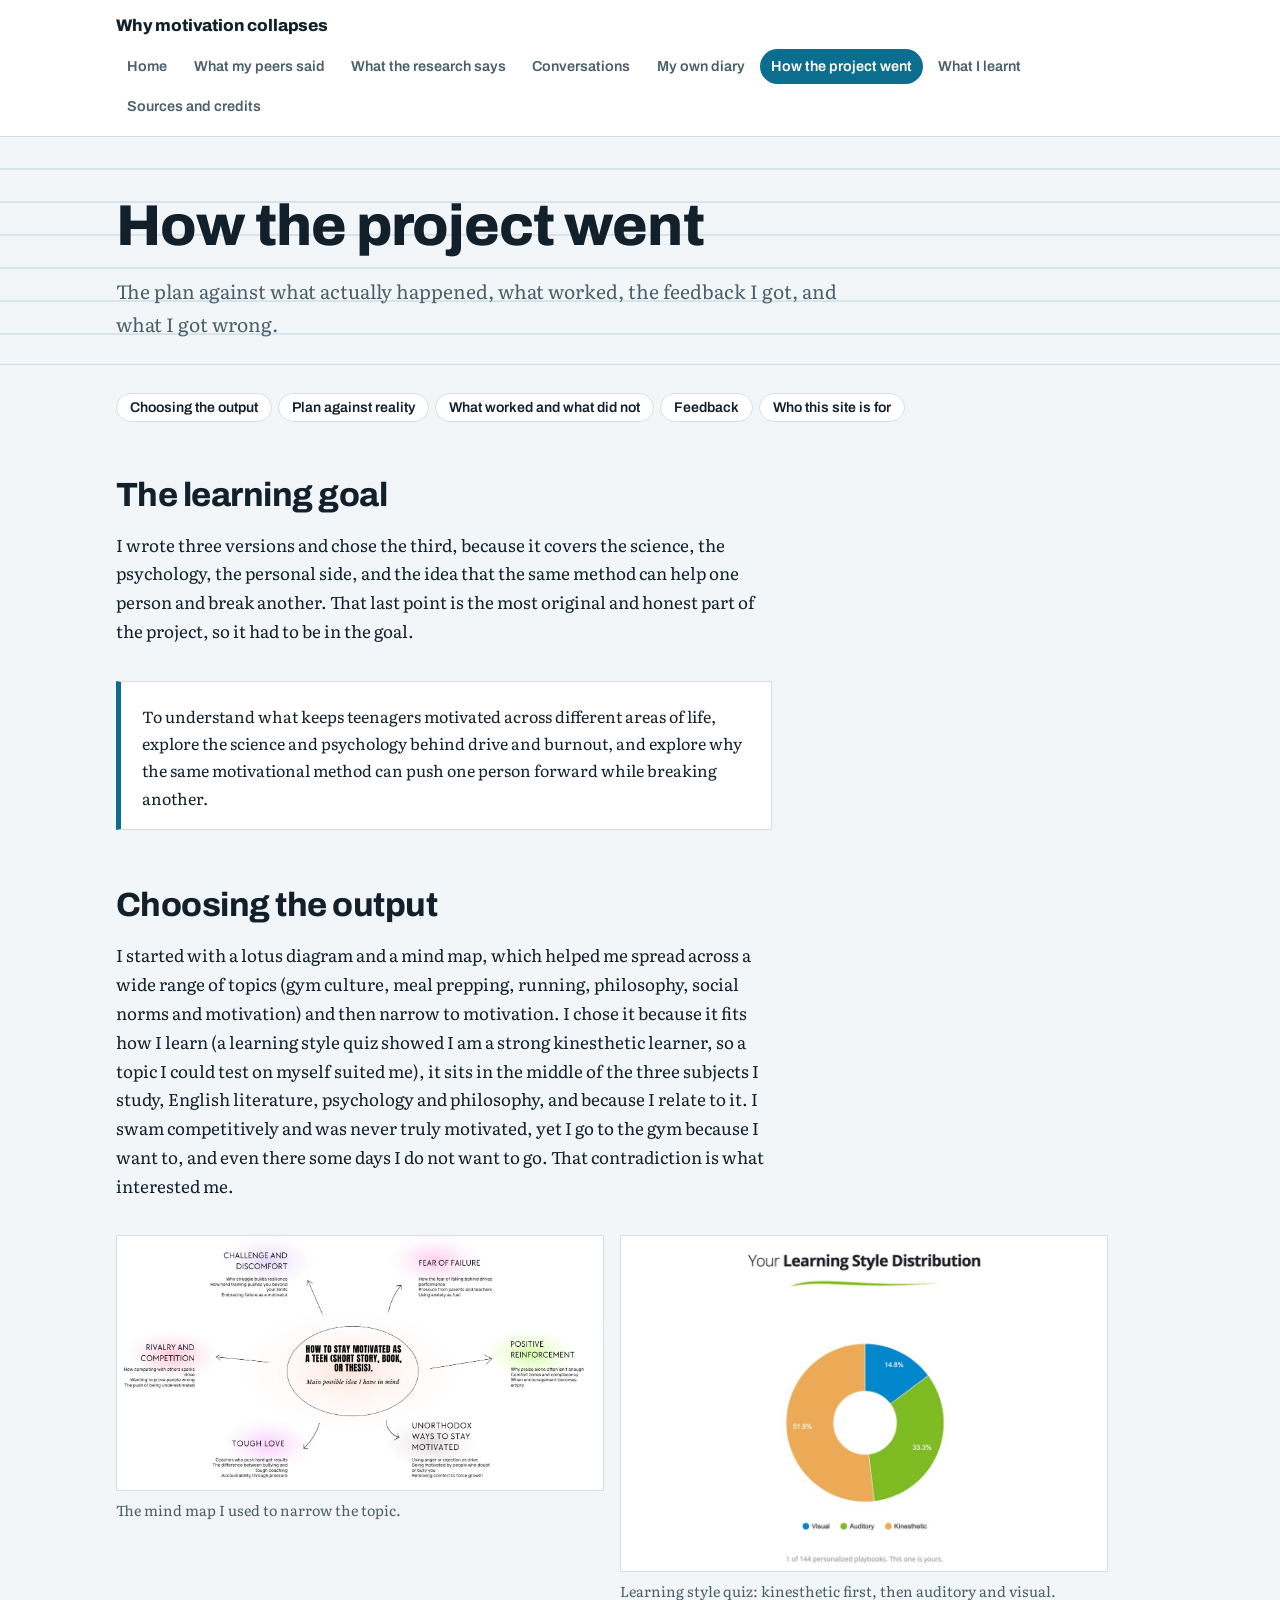
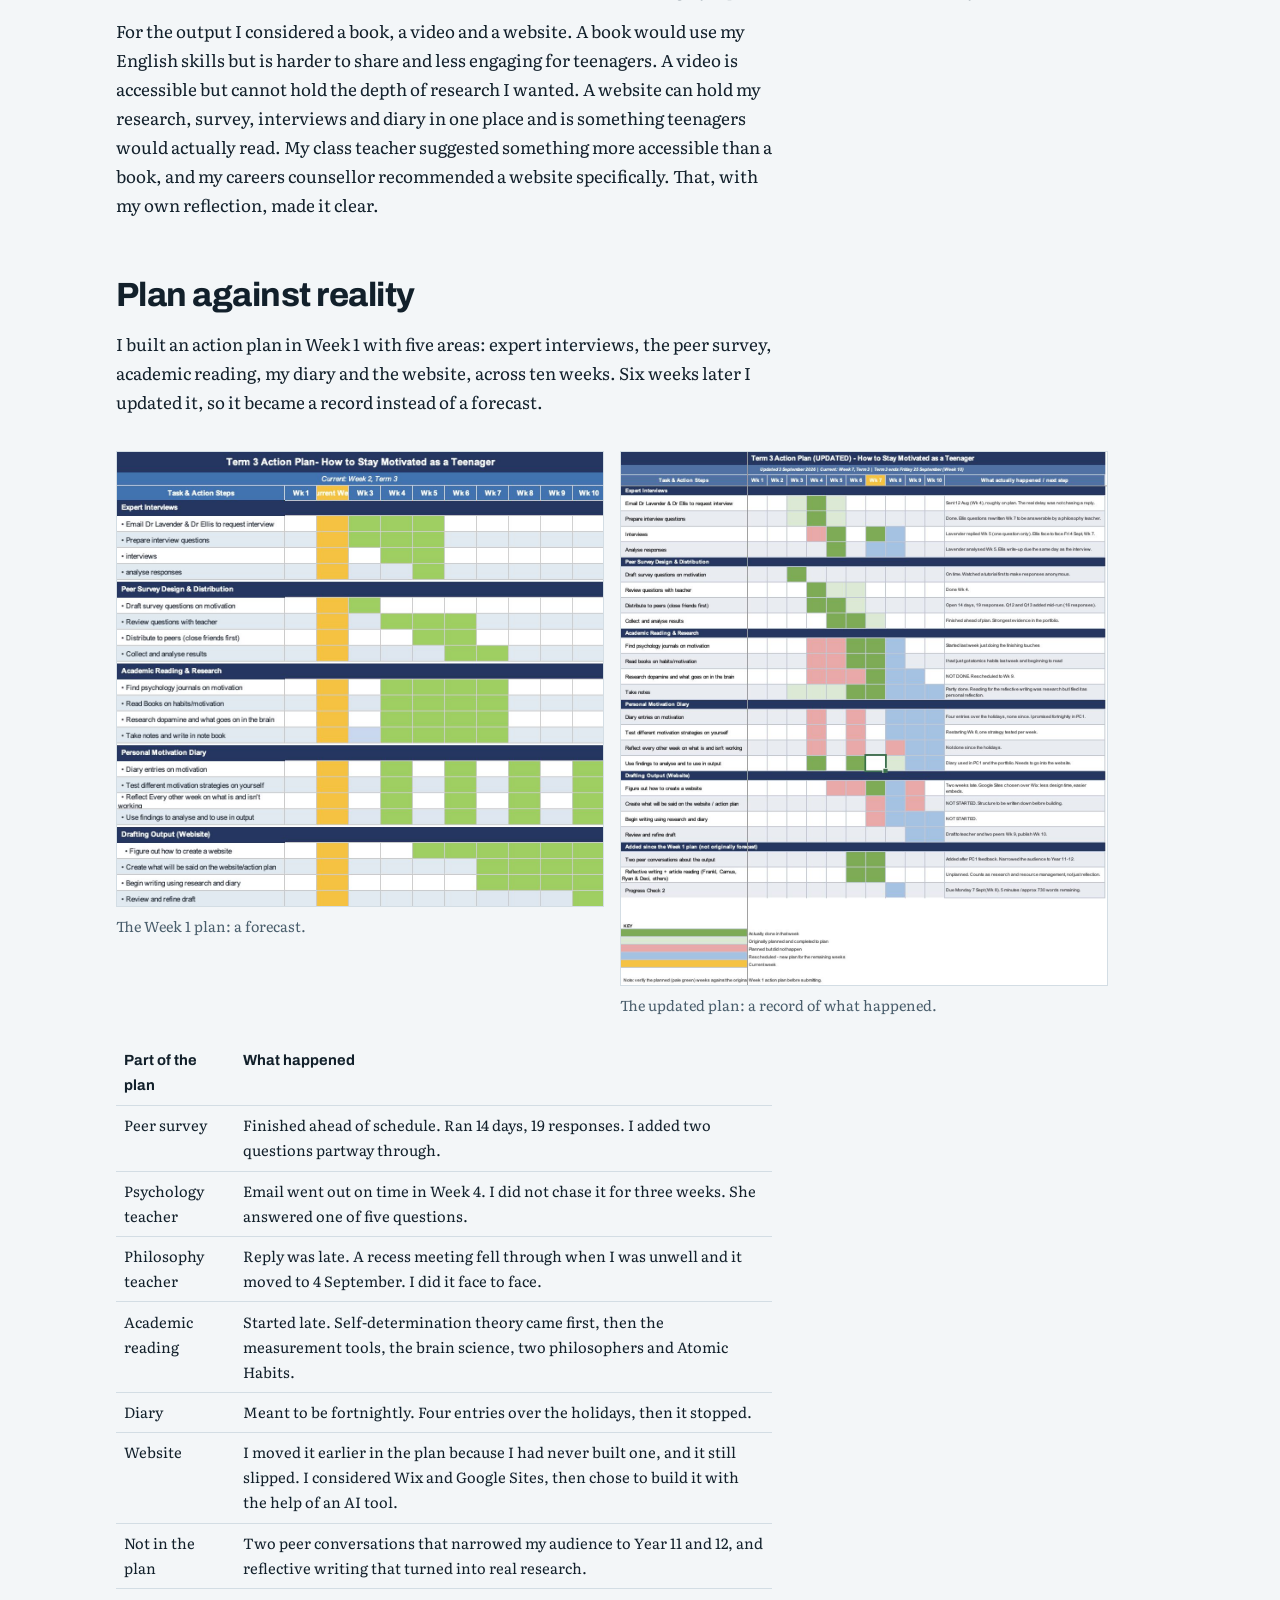
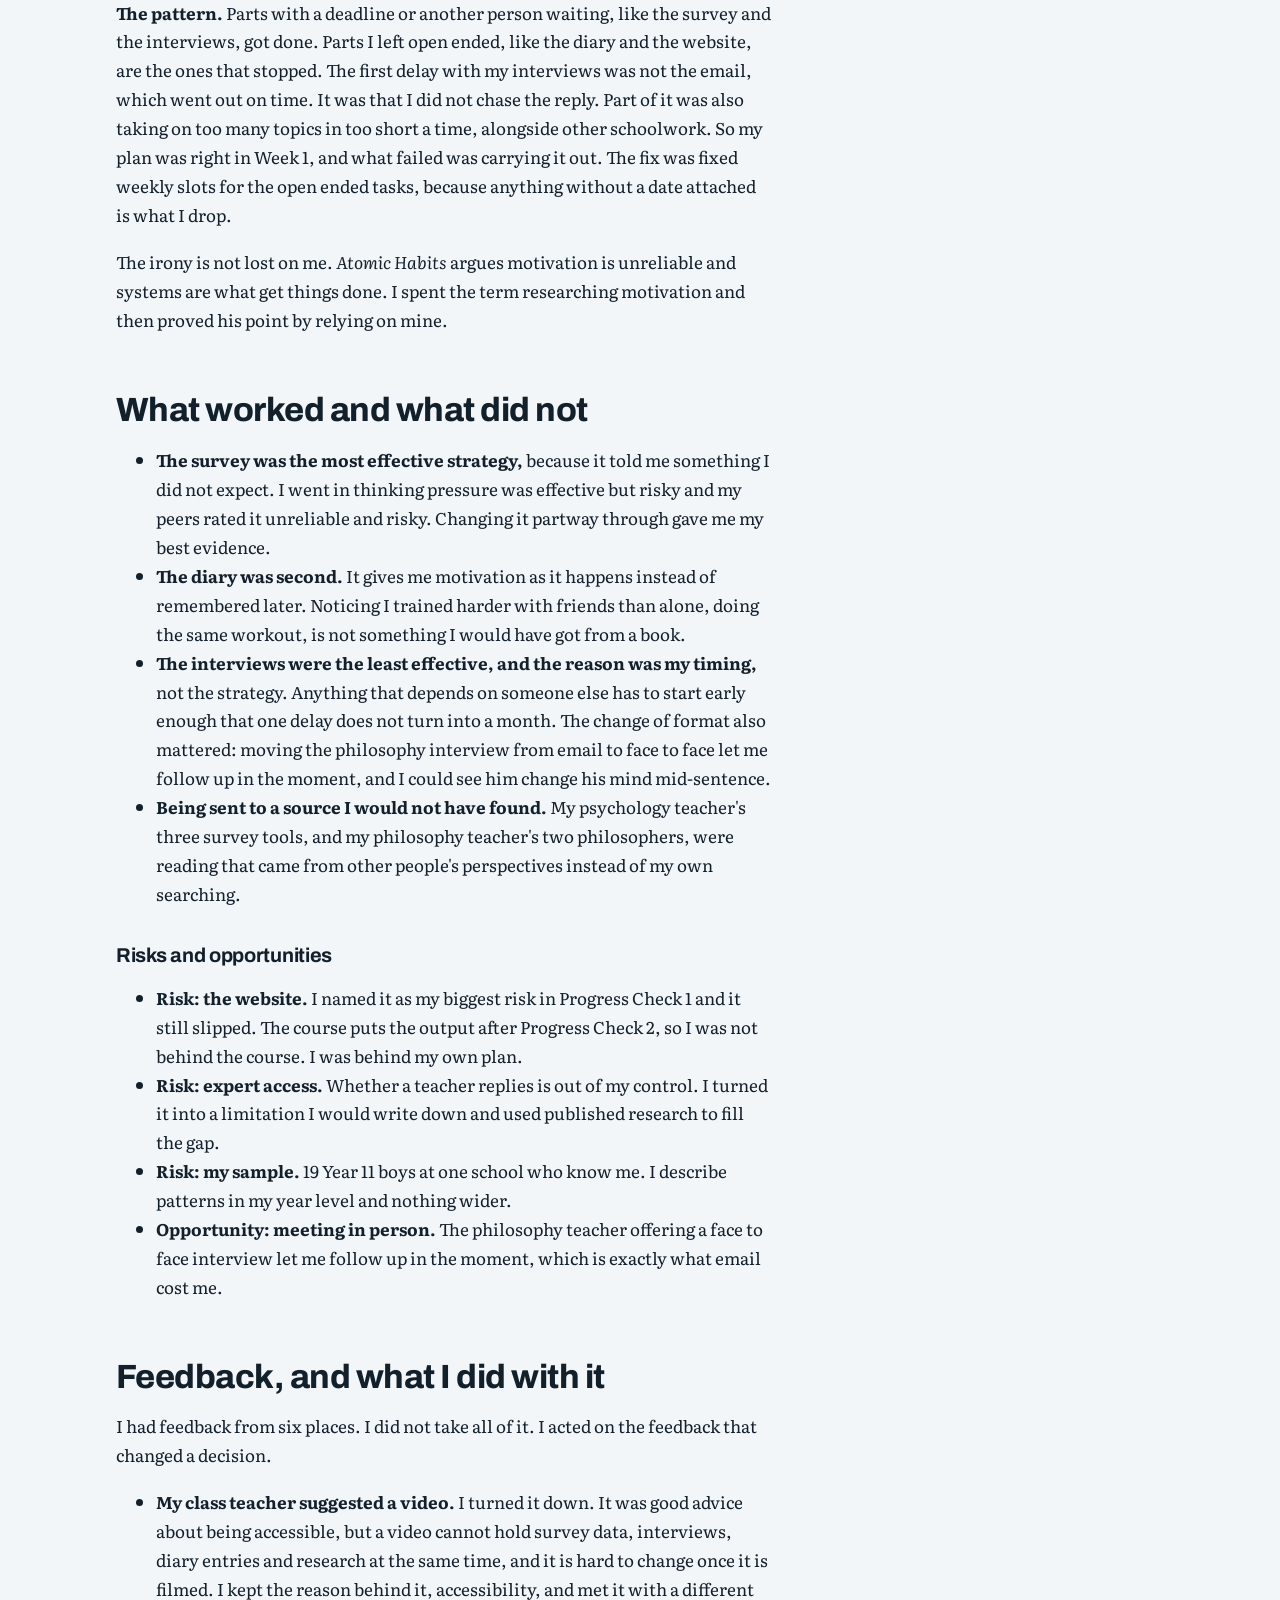
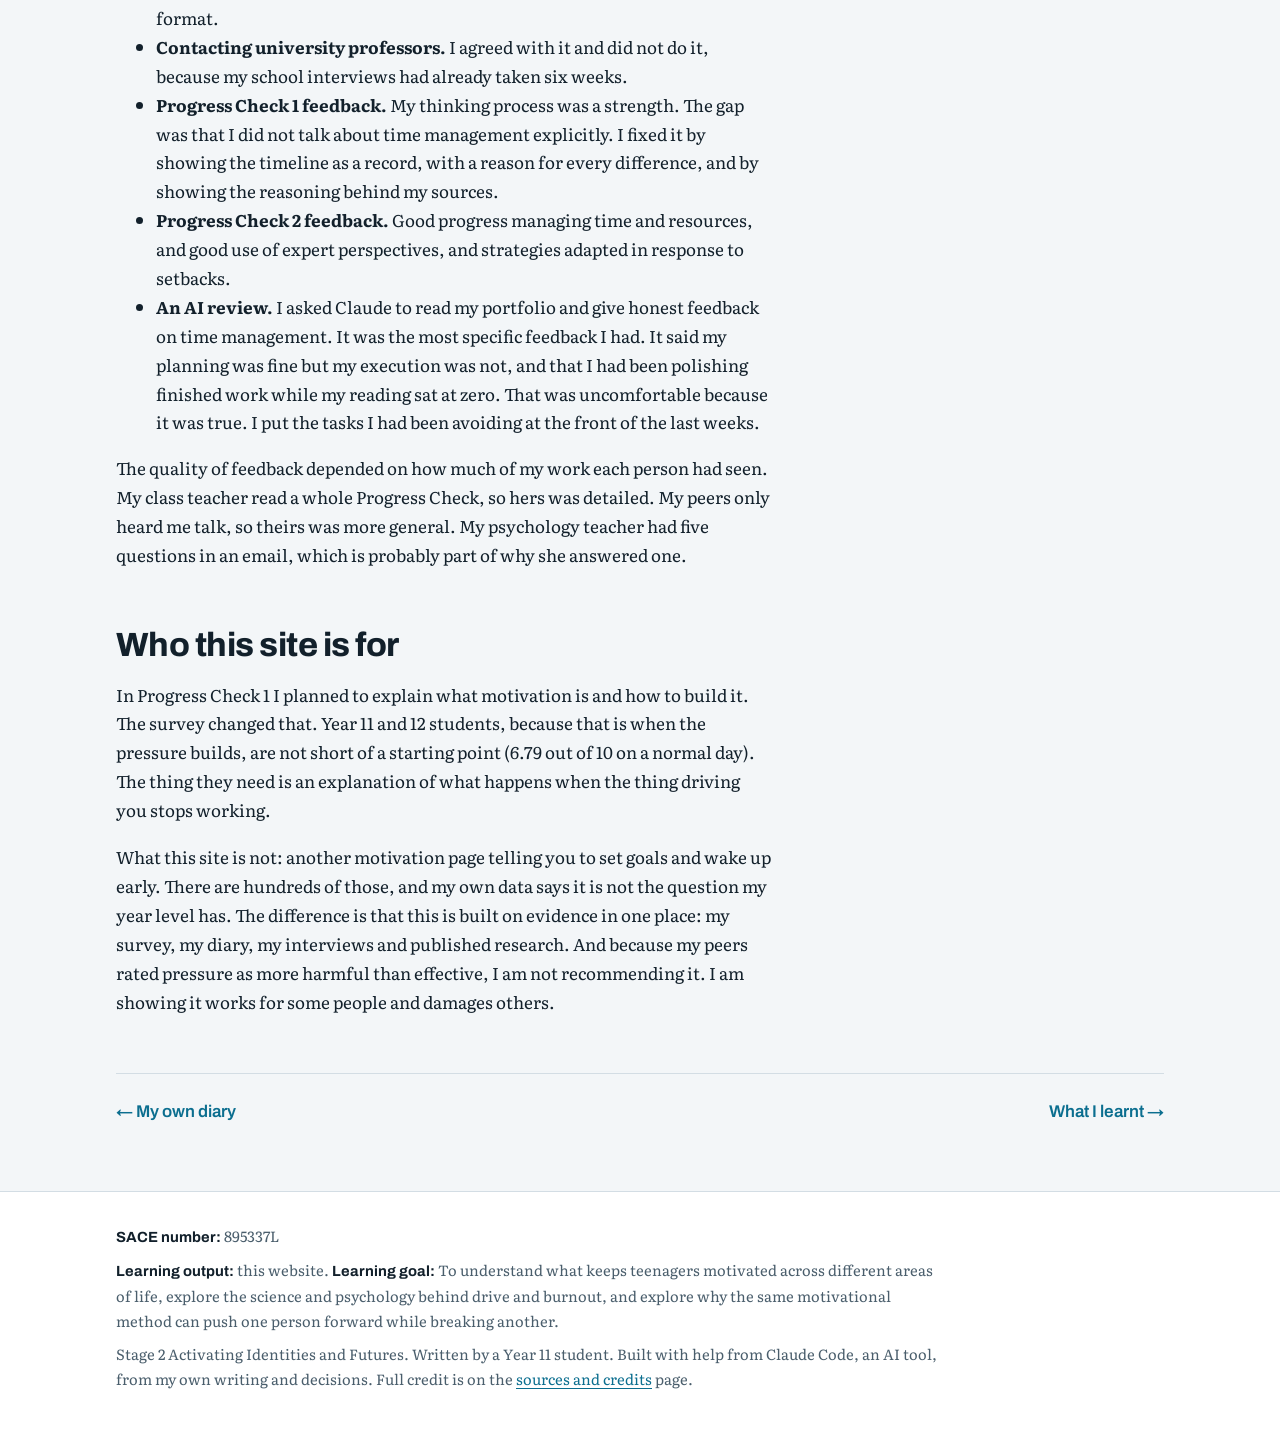
<file: process.html>
<!doctype html>
<html lang="en">
<head>
<meta charset="utf-8">
<meta name="viewport" content="width=device-width, initial-scale=1">
<title>How the project went | Why motivation collapses</title>
<meta name="description" content="How a student motivation project was planned, what slipped, and what feedback changed.">
<link rel="preconnect" href="https://fonts.googleapis.com">
<link rel="preconnect" href="https://fonts.gstatic.com" crossorigin>
<link href="https://fonts.googleapis.com/css2?family=Archivo:wght@500;600;700;750;800&family=Literata:ital,opsz,wght@0,7..72,400;0,7..72,600;1,7..72,400&display=swap" rel="stylesheet">
<link rel="stylesheet" href="assets/style.css">
</head>
<body>
<a class="skip" href="#main">Skip to content</a>
<div class="site-head"><div class="in">
<a class="brand" href="index.html">Why motivation collapses</a>
<nav aria-label="Main"><a href="index.html">Home</a><a href="evidence.html">What my peers said</a><a href="research.html">What the research says</a><a href="voices.html">Conversations</a><a href="diary.html">My own diary</a><a href="process.html" aria-current="page">How the project went</a><a href="reflection.html">What I learnt</a><a href="sources.html">Sources and credits</a></nav>
</div></div>
<main id="main">
<header class="page-head"><div class="wrap"><div class="prose"><h1>How the project went</h1><p>The plan against what actually happened, what worked, the feedback I got, and what I got wrong.</p></div></div></header>
<div class="wrap">

<ul class="toc"><li><a href="#output">Choosing the output</a></li><li><a href="#plan">Plan against reality</a></li><li><a href="#strategies">What worked and what did not</a></li><li><a href="#feedback">Feedback</a></li><li><a href="#audience">Who this site is for</a></li></ul>
<div class="prose">

<h2 id="goal">The learning goal</h2>
<p>I wrote three versions and chose the third, because it covers the science, the psychology, the personal side, and the idea that the same method can help one person and break another. That last point is the most original and honest part of the project, so it had to be in the goal.</p>
<div class="goalbox" style="max-width:100%"><p>To understand what keeps teenagers motivated across different areas of life, explore the science and psychology behind drive and burnout, and explore why the same motivational method can push one person forward while breaking another.</p></div>

<h2 id="output">Choosing the output</h2>
<p>I started with a lotus diagram and a mind map, which helped me spread across a wide range of topics (gym culture, meal prepping, running, philosophy, social norms and motivation) and then narrow to motivation. I chose it because it fits how I learn (a learning style quiz showed I am a strong kinesthetic learner, so a topic I could test on myself suited me), it sits in the middle of the three subjects I study, English literature, psychology and philosophy, and because I relate to it. I swam competitively and was never truly motivated, yet I go to the gym because I want to, and even there some days I do not want to go. That contradiction is what interested me.</p>
</div>
<div class="pair">
<figure><img src="img/mindmap.jpg" alt="Mind map with motivation at the centre and branches for challenge and discomfort, fear of failure, rivalry and competition, positive reinforcement, tough love and unorthodox ways to stay motivated" loading="lazy"><figcaption>The mind map I used to narrow the topic.</figcaption></figure>
<figure><img src="img/learning-style.jpg" alt="Donut chart of learning style results with kinesthetic the largest share" loading="lazy"><figcaption>Learning style quiz: kinesthetic first, then auditory and visual.</figcaption></figure>
</div>
<div class="prose">
<p>For the output I considered a book, a video and a website. A book would use my English skills but is harder to share and less engaging for teenagers. A video is accessible but cannot hold the depth of research I wanted. A website can hold my research, survey, interviews and diary in one place and is something teenagers would actually read. My class teacher suggested something more accessible than a book, and my careers counsellor recommended a website specifically. That, with my own reflection, made it clear.</p>

<h2 id="plan">Plan against reality</h2>
<p>I built an action plan in Week 1 with five areas: expert interviews, the peer survey, academic reading, my diary and the website, across ten weeks. Six weeks later I updated it, so it became a record instead of a forecast.</p>
</div>
<div class="pair">
<figure><img src="img/plan-original.jpg" alt="The original Week 1 action plan as a Gantt chart with five task areas across ten weeks" loading="lazy"><figcaption>The Week 1 plan: a forecast.</figcaption></figure>
<figure><img src="img/plan-updated.jpg" alt="The updated action plan colour coded for what was done, planned, not done and rescheduled" loading="lazy"><figcaption>The updated plan: a record of what happened.</figcaption></figure>
</div>
<div class="prose">
<div class="tablewrap"><table>
<tr><th>Part of the plan</th><th>What happened</th></tr>
<tr><td>Peer survey</td><td>Finished ahead of schedule. Ran 14 days, 19 responses. I added two questions partway through.</td></tr>
<tr><td>Psychology teacher</td><td>Email went out on time in Week 4. I did not chase it for three weeks. She answered one of five questions.</td></tr>
<tr><td>Philosophy teacher</td><td>Reply was late. A recess meeting fell through when I was unwell and it moved to 4 September. I did it face to face.</td></tr>
<tr><td>Academic reading</td><td>Started late. Self-determination theory came first, then the measurement tools, the brain science, two philosophers and Atomic Habits.</td></tr>
<tr><td>Diary</td><td>Meant to be fortnightly. Four entries over the holidays, then it stopped.</td></tr>
<tr><td>Website</td><td>I moved it earlier in the plan because I had never built one, and it still slipped. I considered Wix and Google Sites, then chose to build it with the help of an AI tool.</td></tr>
<tr><td>Not in the plan</td><td>Two peer conversations that narrowed my audience to Year 11 and 12, and reflective writing that turned into real research.</td></tr>
</table></div>
<p><strong>The pattern.</strong> Parts with a deadline or another person waiting, like the survey and the interviews, got done. Parts I left open ended, like the diary and the website, are the ones that stopped. The first delay with my interviews was not the email, which went out on time. It was that I did not chase the reply. Part of it was also taking on too many topics in too short a time, alongside other schoolwork. So my plan was right in Week 1, and what failed was carrying it out. The fix was fixed weekly slots for the open ended tasks, because anything without a date attached is what I drop.</p>
<p>The irony is not lost on me. <em>Atomic Habits</em> argues motivation is unreliable and systems are what get things done. I spent the term researching motivation and then proved his point by relying on mine.</p>

<h2 id="strategies">What worked and what did not</h2>
<ul>
<li><strong>The survey was the most effective strategy,</strong> because it told me something I did not expect. I went in thinking pressure was effective but risky and my peers rated it unreliable and risky. Changing it partway through gave me my best evidence.</li>
<li><strong>The diary was second.</strong> It gives me motivation as it happens instead of remembered later. Noticing I trained harder with friends than alone, doing the same workout, is not something I would have got from a book.</li>
<li><strong>The interviews were the least effective, and the reason was my timing,</strong> not the strategy. Anything that depends on someone else has to start early enough that one delay does not turn into a month. The change of format also mattered: moving the philosophy interview from email to face to face let me follow up in the moment, and I could see him change his mind mid-sentence.</li>
<li><strong>Being sent to a source I would not have found.</strong> My psychology teacher's three survey tools, and my philosophy teacher's two philosophers, were reading that came from other people's perspectives instead of my own searching.</li>
</ul>

<h3>Risks and opportunities</h3>
<ul>
<li><strong>Risk: the website.</strong> I named it as my biggest risk in Progress Check 1 and it still slipped. The course puts the output after Progress Check 2, so I was not behind the course. I was behind my own plan.</li>
<li><strong>Risk: expert access.</strong> Whether a teacher replies is out of my control. I turned it into a limitation I would write down and used published research to fill the gap.</li>
<li><strong>Risk: my sample.</strong> 19 Year 11 boys at one school who know me. I describe patterns in my year level and nothing wider.</li>
<li><strong>Opportunity: meeting in person.</strong> The philosophy teacher offering a face to face interview let me follow up in the moment, which is exactly what email cost me.</li>
</ul>

<h2 id="feedback">Feedback, and what I did with it</h2>
<p>I had feedback from six places. I did not take all of it. I acted on the feedback that changed a decision.</p>
<ul>
<li><strong>My class teacher suggested a video.</strong> I turned it down. It was good advice about being accessible, but a video cannot hold survey data, interviews, diary entries and research at the same time, and it is hard to change once it is filmed. I kept the reason behind it, accessibility, and met it with a different format.</li>
<li><strong>Contacting university professors.</strong> I agreed with it and did not do it, because my school interviews had already taken six weeks.</li>
<li><strong>Progress Check 1 feedback.</strong> My thinking process was a strength. The gap was that I did not talk about time management explicitly. I fixed it by showing the timeline as a record, with a reason for every difference, and by showing the reasoning behind my sources.</li>
<li><strong>Progress Check 2 feedback.</strong> Good progress managing time and resources, and good use of expert perspectives, and strategies adapted in response to setbacks.</li>
<li><strong>An AI review.</strong> I asked Claude to read my portfolio and give honest feedback on time management. It was the most specific feedback I had. It said my planning was fine but my execution was not, and that I had been polishing finished work while my reading sat at zero. That was uncomfortable because it was true. I put the tasks I had been avoiding at the front of the last weeks.</li>
</ul>
<p>The quality of feedback depended on how much of my work each person had seen. My class teacher read a whole Progress Check, so hers was detailed. My peers only heard me talk, so theirs was more general. My psychology teacher had five questions in an email, which is probably part of why she answered one.</p>

<h2 id="audience">Who this site is for</h2>
<p>In Progress Check 1 I planned to explain what motivation is and how to build it. The survey changed that. Year 11 and 12 students, because that is when the pressure builds, are not short of a starting point (6.79 out of 10 on a normal day). The thing they need is an explanation of what happens when the thing driving you stops working.</p>
<p>What this site is not: another motivation page telling you to set goals and wake up early. There are hundreds of those, and my own data says it is not the question my year level has. The difference is that this is built on evidence in one place: my survey, my diary, my interviews and published research. And because my peers rated pressure as more harmful than effective, I am not recommending it. I am showing it works for some people and damages others.</p>
</div>

<div class="pager"><a href="diary.html">&larr; My own diary</a><a href="reflection.html">What I learnt &rarr;</a></div>
</div>
</main>
<footer class="site-foot"><div class="wrap">
<p><strong>SACE number:</strong> 895337L</p>
<p><strong>Learning output:</strong> this website. <strong>Learning goal:</strong> To understand what keeps teenagers motivated across different areas of life, explore the science and psychology behind drive and burnout, and explore why the same motivational method can push one person forward while breaking another.</p>
<p>Stage 2 Activating Identities and Futures. Written by a Year 11 student. Built with help from Claude Code, an AI tool, from my own writing and decisions. Full credit is on the <a href="sources.html#ai">sources and credits</a> page.</p>
</div></footer>
</body>
</html>
</file>
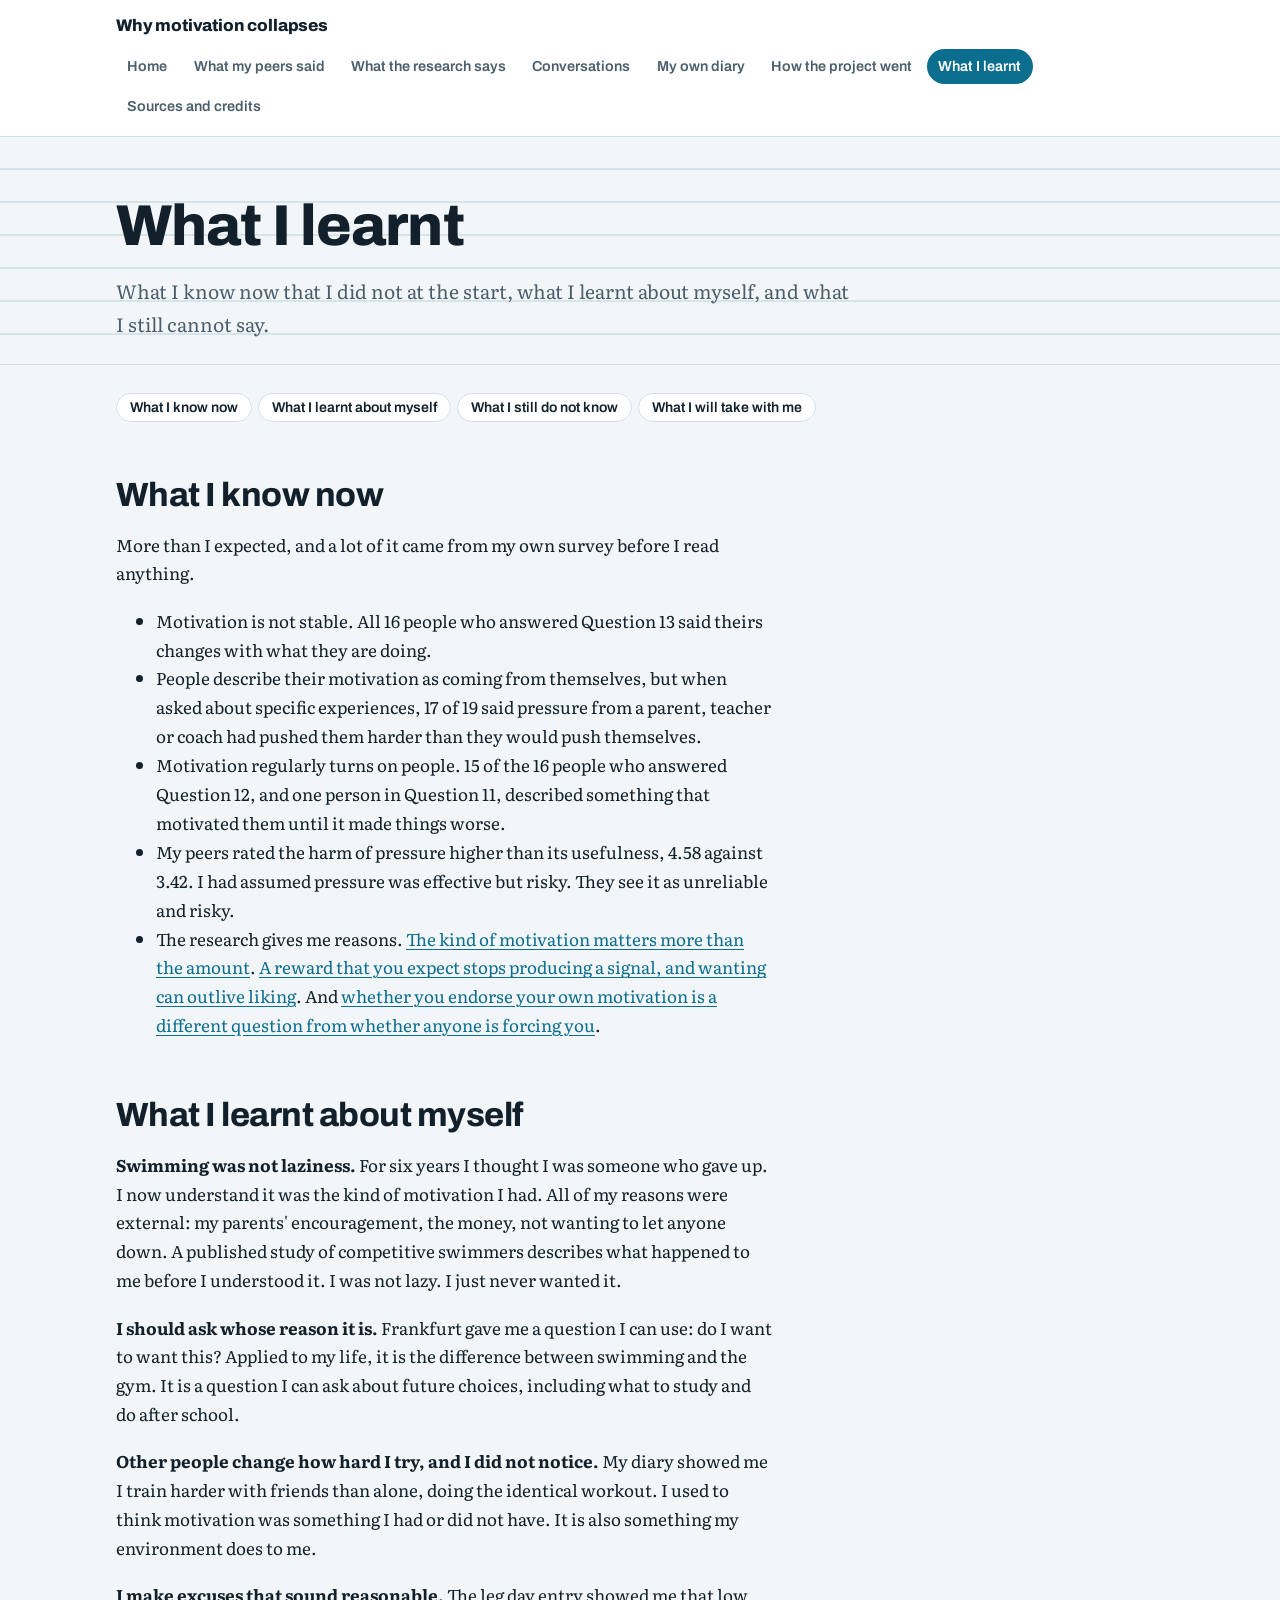
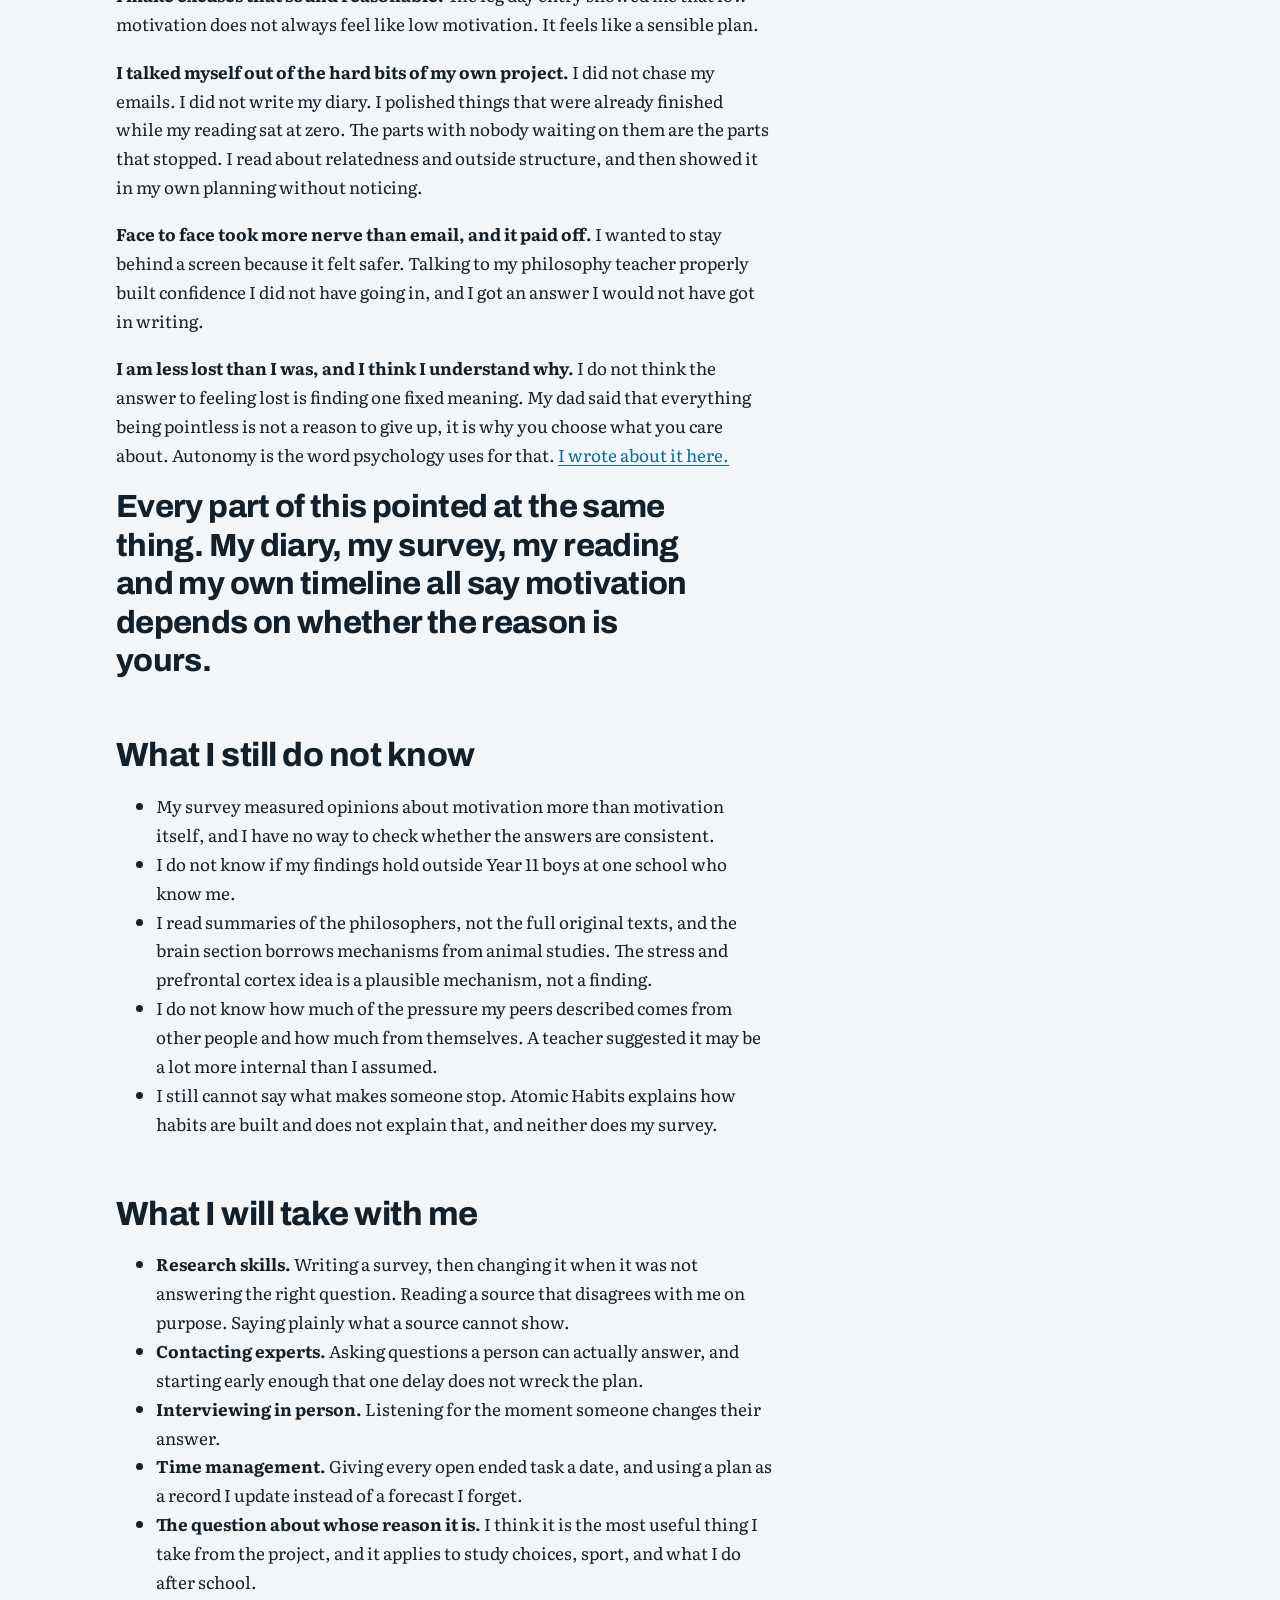
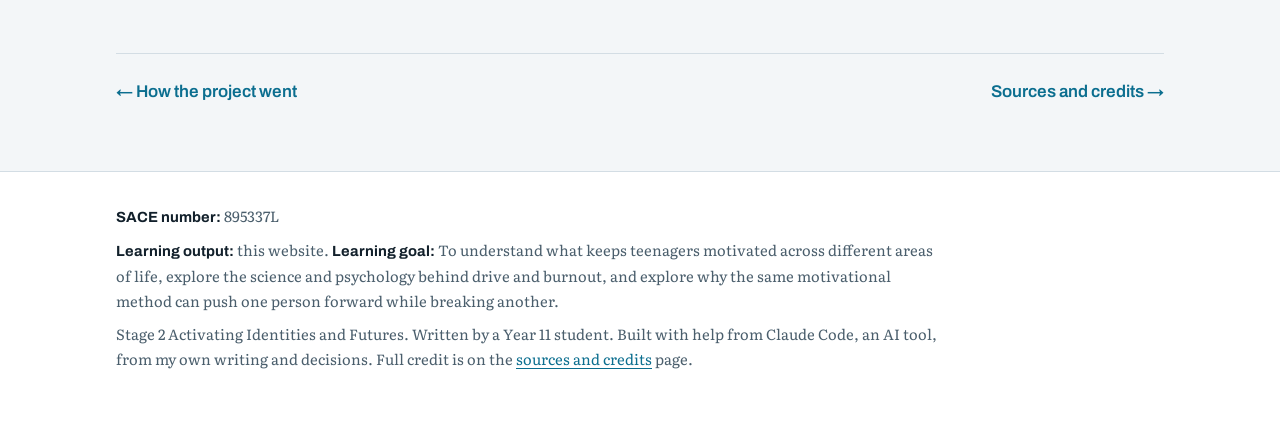
<file: reflection.html>
<!doctype html>
<html lang="en">
<head>
<meta charset="utf-8">
<meta name="viewport" content="width=device-width, initial-scale=1">
<title>What I learnt | Why motivation collapses</title>
<meta name="description" content="A student reflection on what a motivation project taught him about knowledge, skills and himself.">
<link rel="preconnect" href="https://fonts.googleapis.com">
<link rel="preconnect" href="https://fonts.gstatic.com" crossorigin>
<link href="https://fonts.googleapis.com/css2?family=Archivo:wght@500;600;700;750;800&family=Literata:ital,opsz,wght@0,7..72,400;0,7..72,600;1,7..72,400&display=swap" rel="stylesheet">
<link rel="stylesheet" href="assets/style.css">
</head>
<body>
<a class="skip" href="#main">Skip to content</a>
<div class="site-head"><div class="in">
<a class="brand" href="index.html">Why motivation collapses</a>
<nav aria-label="Main"><a href="index.html">Home</a><a href="evidence.html">What my peers said</a><a href="research.html">What the research says</a><a href="voices.html">Conversations</a><a href="diary.html">My own diary</a><a href="process.html">How the project went</a><a href="reflection.html" aria-current="page">What I learnt</a><a href="sources.html">Sources and credits</a></nav>
</div></div>
<main id="main">
<header class="page-head"><div class="wrap"><div class="prose"><h1>What I learnt</h1><p>What I know now that I did not at the start, what I learnt about myself, and what I still cannot say.</p></div></div></header>
<div class="wrap">

<ul class="toc"><li><a href="#know">What I know now</a></li><li><a href="#self">What I learnt about myself</a></li><li><a href="#open">What I still do not know</a></li><li><a href="#next">What I will take with me</a></li></ul>
<div class="prose">
<h2 id="know">What I know now</h2>
<p>More than I expected, and a lot of it came from my own survey before I read anything.</p>
<ul>
<li>Motivation is not stable. All 16 people who answered Question 13 said theirs changes with what they are doing.</li>
<li>People describe their motivation as coming from themselves, but when asked about specific experiences, 17 of 19 said pressure from a parent, teacher or coach had pushed them harder than they would push themselves.</li>
<li>Motivation regularly turns on people. 15 of the 16 people who answered Question 12, and one person in Question 11, described something that motivated them until it made things worse.</li>
<li>My peers rated the harm of pressure higher than its usefulness, 4.58 against 3.42. I had assumed pressure was effective but risky. They see it as unreliable and risky.</li>
<li>The research gives me reasons. <a href="research.html#sdt">The kind of motivation matters more than the amount</a>. <a href="research.html#brain">A reward that you expect stops producing a signal, and wanting can outlive liking</a>. And <a href="research.html#philosophy">whether you endorse your own motivation is a different question from whether anyone is forcing you</a>.</li>
</ul>

<h2 id="self">What I learnt about myself</h2>
<p><strong>Swimming was not laziness.</strong> For six years I thought I was someone who gave up. I now understand it was the kind of motivation I had. All of my reasons were external: my parents' encouragement, the money, not wanting to let anyone down. A published study of competitive swimmers describes what happened to me before I understood it. I was not lazy. I just never wanted it.</p>
<p><strong>I should ask whose reason it is.</strong> Frankfurt gave me a question I can use: do I want to want this? Applied to my life, it is the difference between swimming and the gym. It is a question I can ask about future choices, including what to study and do after school.</p>
<p><strong>Other people change how hard I try, and I did not notice.</strong> My diary showed me I train harder with friends than alone, doing the identical workout. I used to think motivation was something I had or did not have. It is also something my environment does to me.</p>
<p><strong>I make excuses that sound reasonable.</strong> The leg day entry showed me that low motivation does not always feel like low motivation. It feels like a sensible plan.</p>
<p><strong>I talked myself out of the hard bits of my own project.</strong> I did not chase my emails. I did not write my diary. I polished things that were already finished while my reading sat at zero. The parts with nobody waiting on them are the parts that stopped. I read about relatedness and outside structure, and then showed it in my own planning without noticing.</p>
<p><strong>Face to face took more nerve than email, and it paid off.</strong> I wanted to stay behind a screen because it felt safer. Talking to my philosophy teacher properly built confidence I did not have going in, and I got an answer I would not have got in writing.</p>
<p><strong>I am less lost than I was, and I think I understand why.</strong> I do not think the answer to feeling lost is finding one fixed meaning. My dad said that everything being pointless is not a reason to give up, it is why you choose what you care about. Autonomy is the word psychology uses for that. <a href="diary.html#lost">I wrote about it here.</a></p>
<p class="pull">Every part of this pointed at the same thing. My diary, my survey, my reading and my own timeline all say motivation depends on whether the reason is yours.</p>

<h2 id="open">What I still do not know</h2>
<ul>
<li>My survey measured opinions about motivation more than motivation itself, and I have no way to check whether the answers are consistent.</li>
<li>I do not know if my findings hold outside Year 11 boys at one school who know me.</li>
<li>I read summaries of the philosophers, not the full original texts, and the brain section borrows mechanisms from animal studies. The stress and prefrontal cortex idea is a plausible mechanism, not a finding.</li>
<li>I do not know how much of the pressure my peers described comes from other people and how much from themselves. A teacher suggested it may be a lot more internal than I assumed.</li>
<li>I still cannot say what makes someone stop. Atomic Habits explains how habits are built and does not explain that, and neither does my survey.</li>
</ul>

<h2 id="next">What I will take with me</h2>
<ul>
<li><strong>Research skills.</strong> Writing a survey, then changing it when it was not answering the right question. Reading a source that disagrees with me on purpose. Saying plainly what a source cannot show.</li>
<li><strong>Contacting experts.</strong> Asking questions a person can actually answer, and starting early enough that one delay does not wreck the plan.</li>
<li><strong>Interviewing in person.</strong> Listening for the moment someone changes their answer.</li>
<li><strong>Time management.</strong> Giving every open ended task a date, and using a plan as a record I update instead of a forecast I forget.</li>
<li><strong>The question about whose reason it is.</strong> I think it is the most useful thing I take from the project, and it applies to study choices, sport, and what I do after school.</li>
</ul>
</div>

<div class="pager"><a href="process.html">&larr; How the project went</a><a href="sources.html">Sources and credits &rarr;</a></div>
</div>
</main>
<footer class="site-foot"><div class="wrap">
<p><strong>SACE number:</strong> 895337L</p>
<p><strong>Learning output:</strong> this website. <strong>Learning goal:</strong> To understand what keeps teenagers motivated across different areas of life, explore the science and psychology behind drive and burnout, and explore why the same motivational method can push one person forward while breaking another.</p>
<p>Stage 2 Activating Identities and Futures. Written by a Year 11 student. Built with help from Claude Code, an AI tool, from my own writing and decisions. Full credit is on the <a href="sources.html#ai">sources and credits</a> page.</p>
</div></footer>
</body>
</html>
</file>
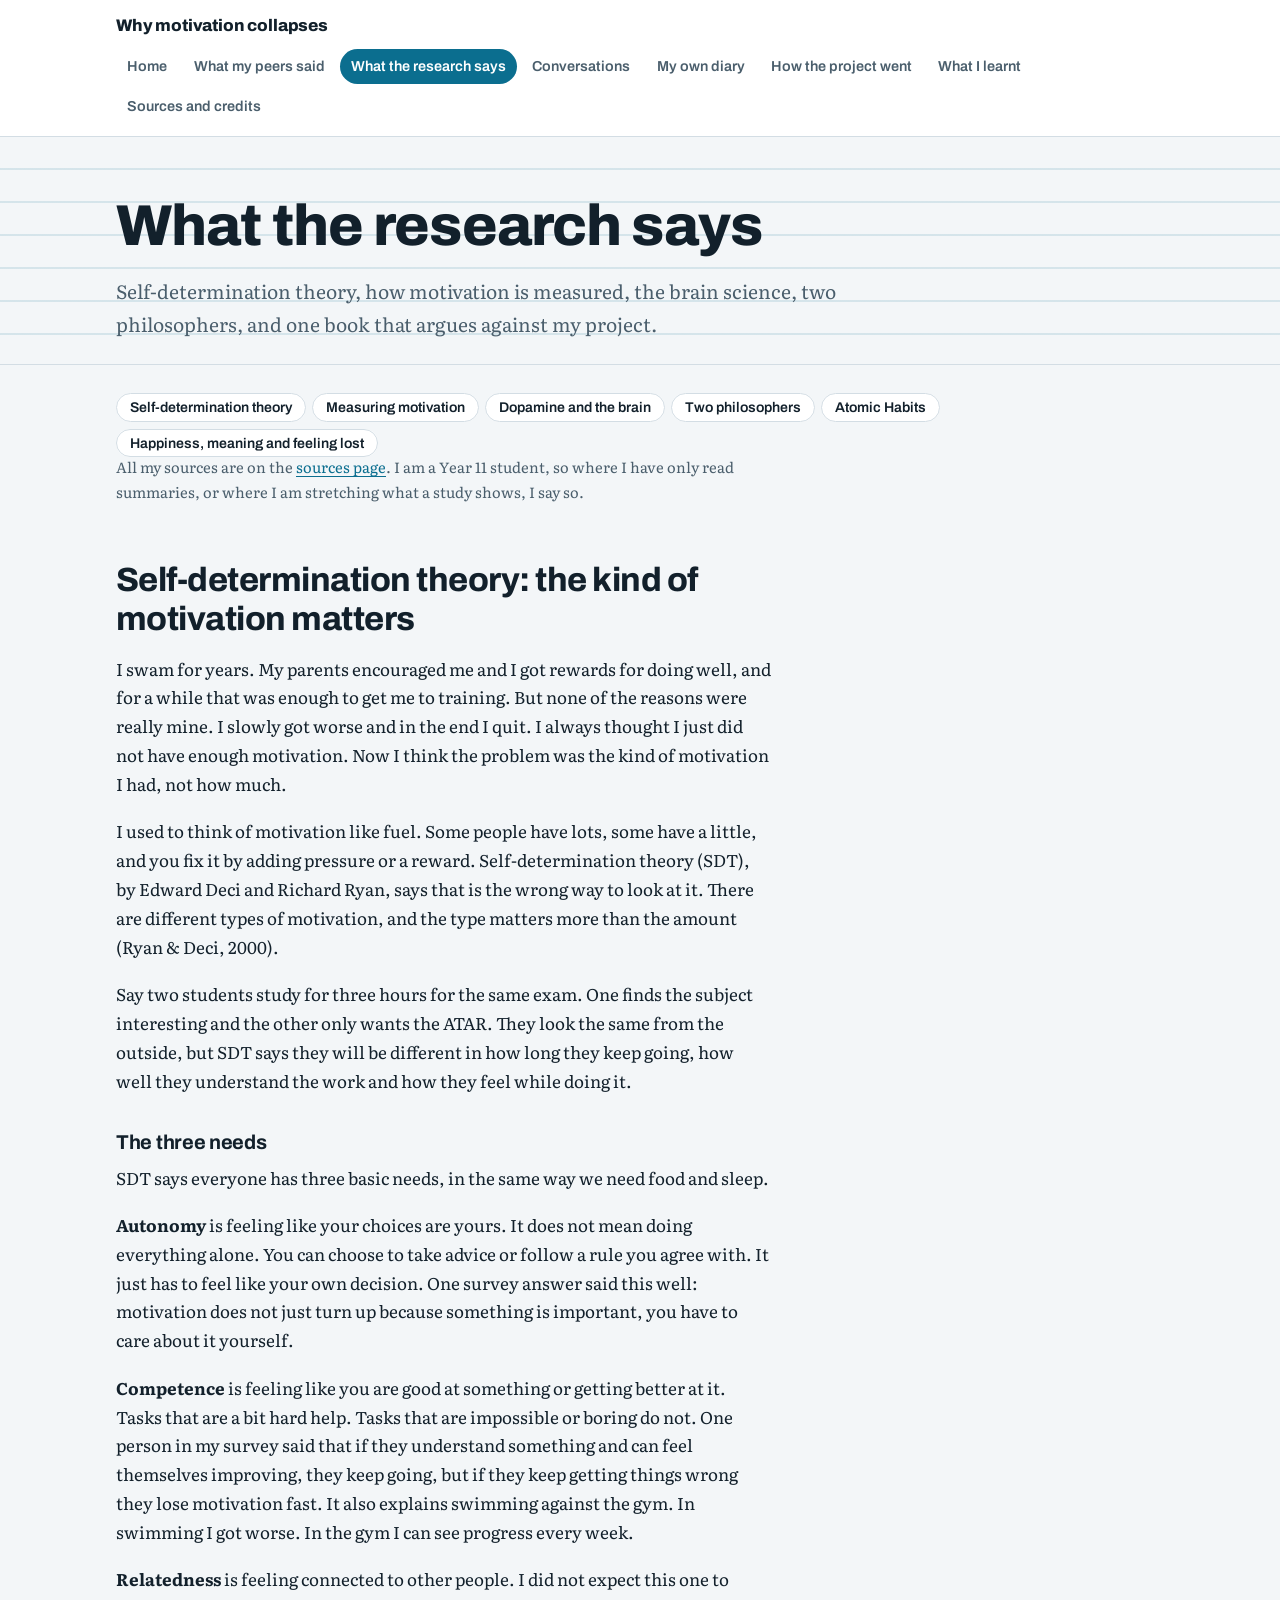
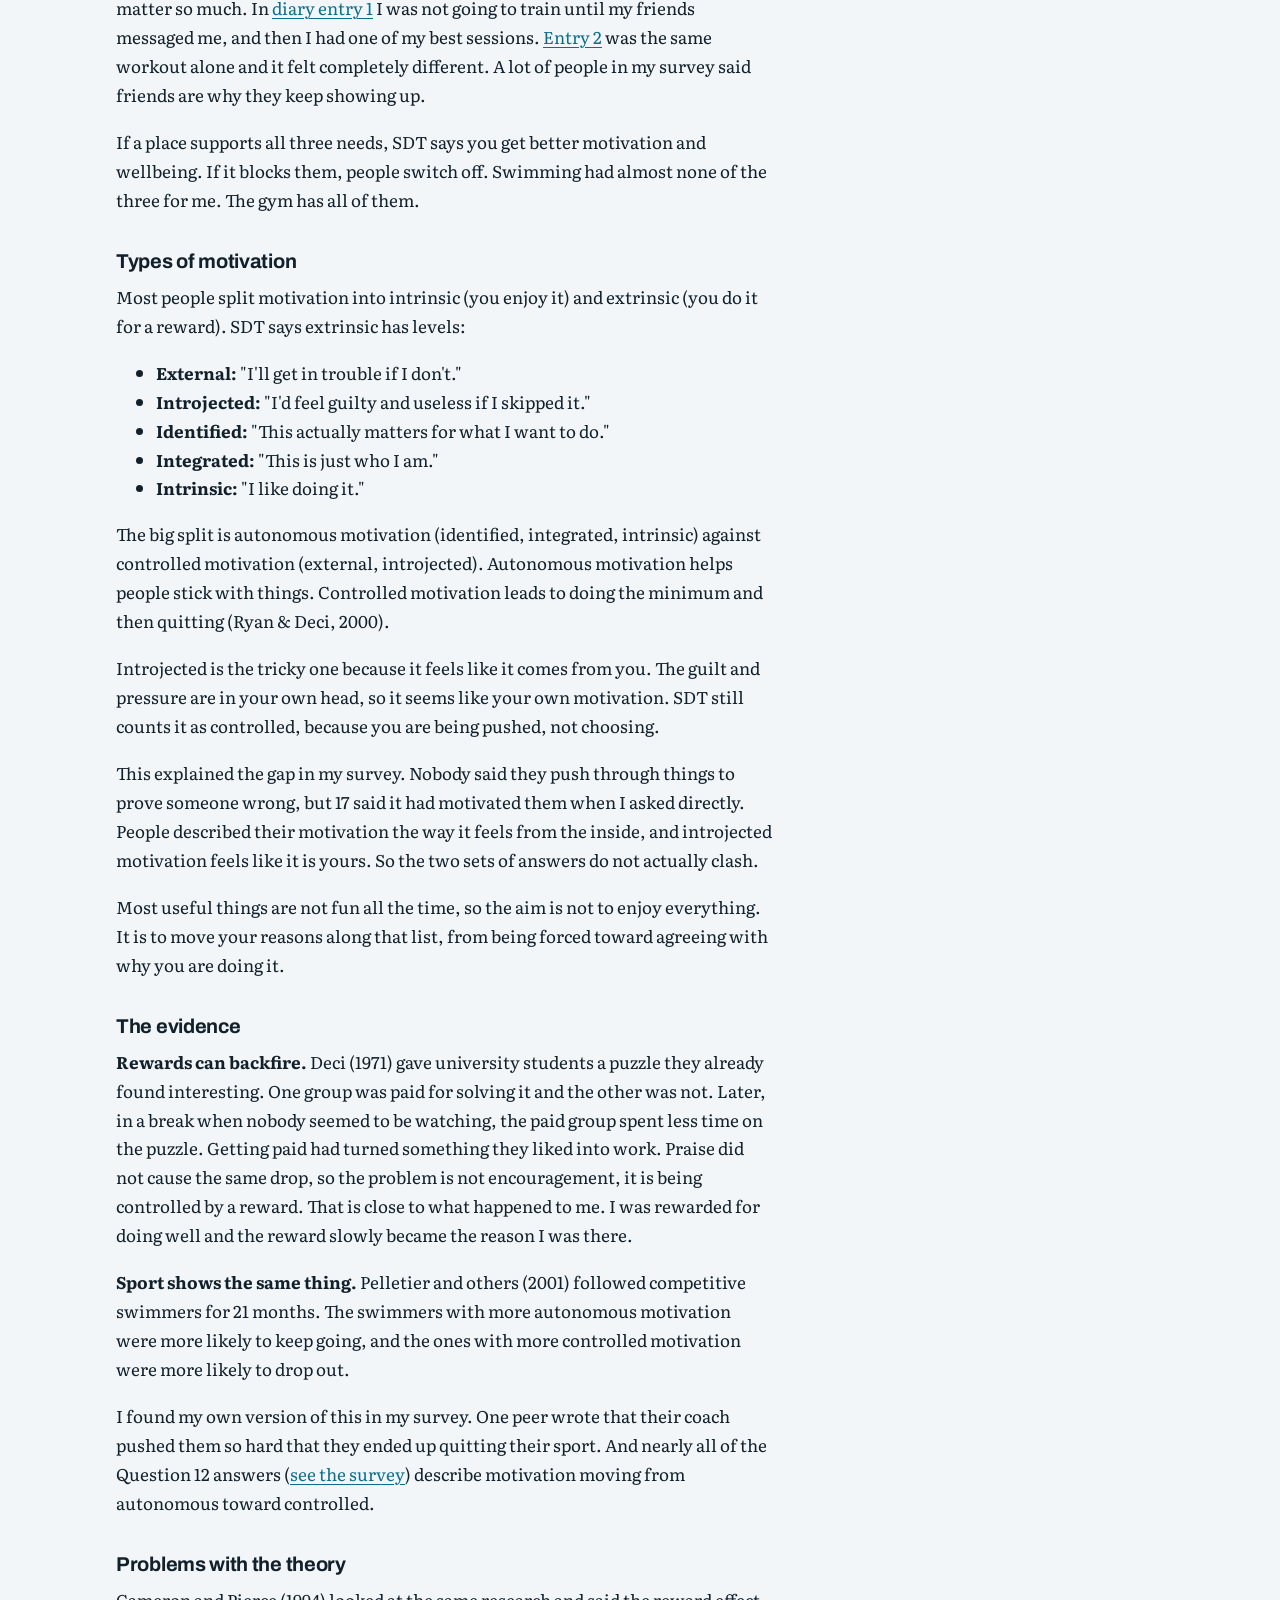
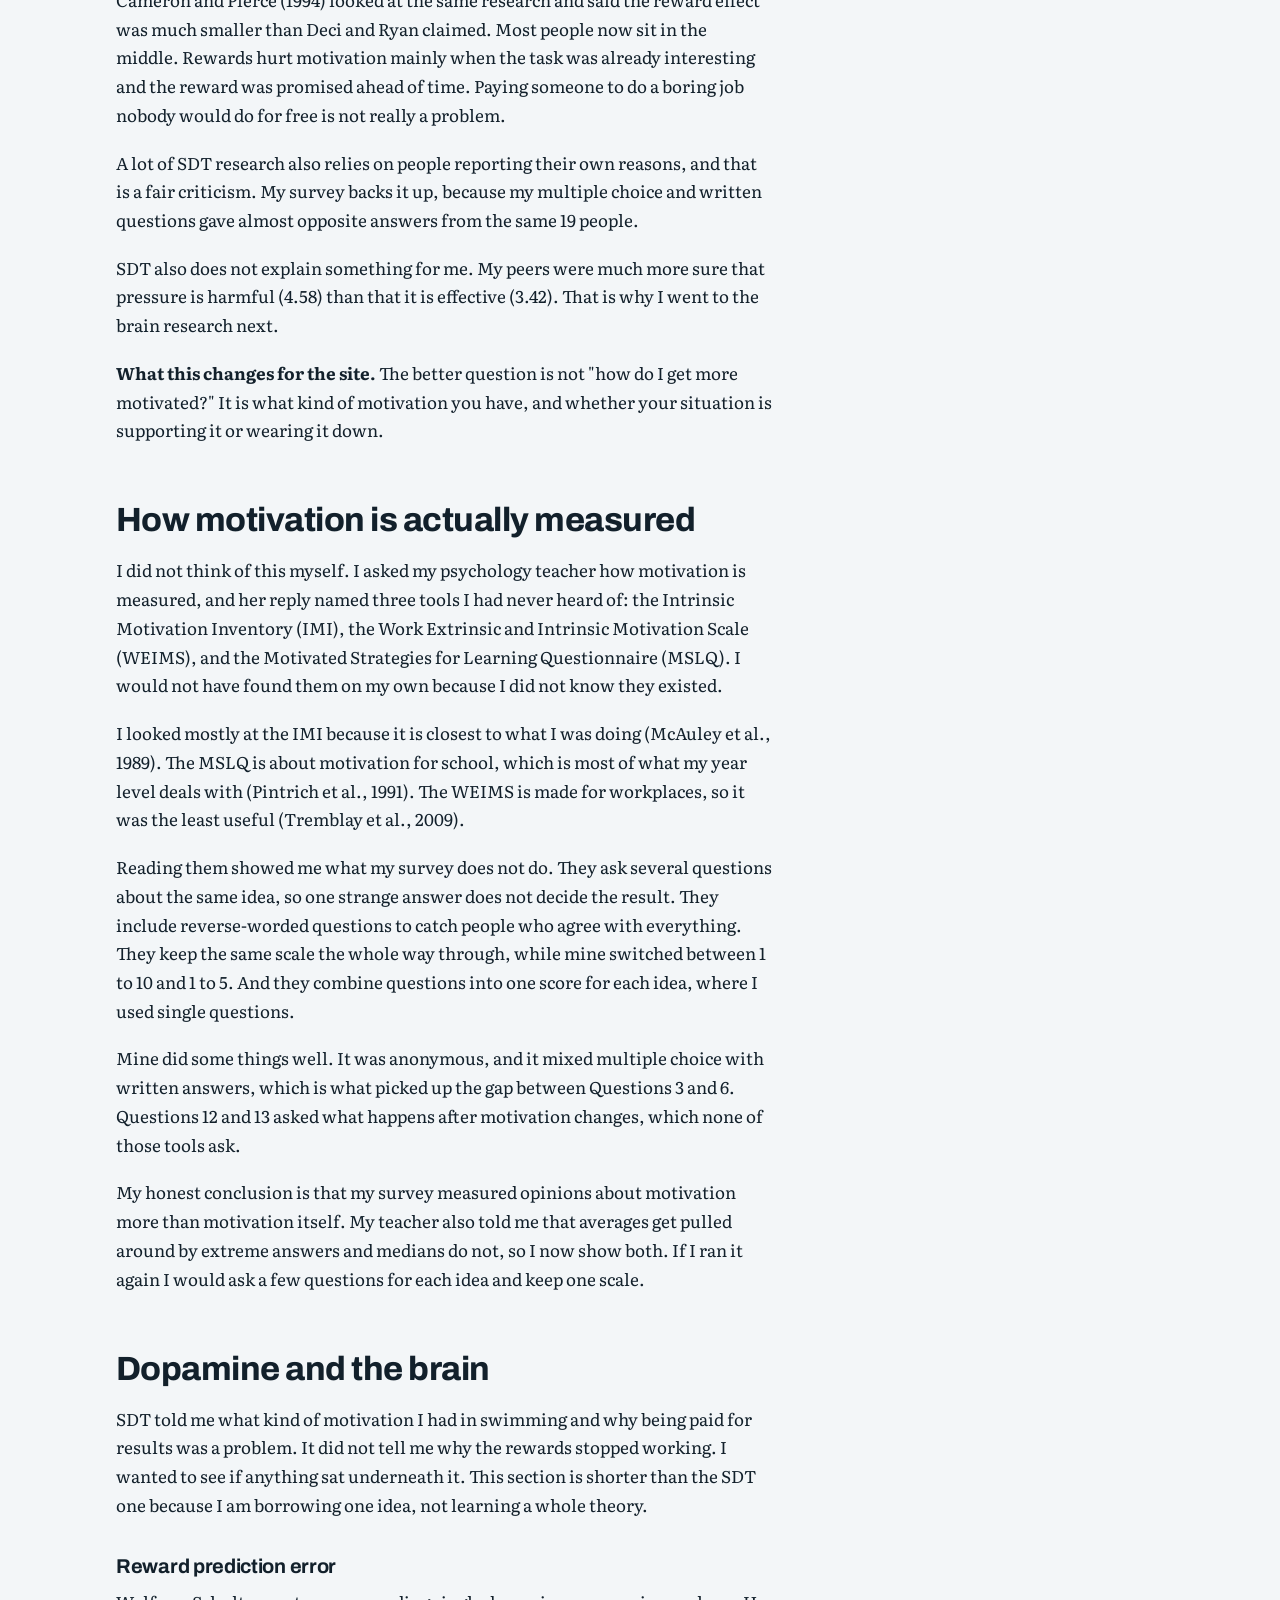
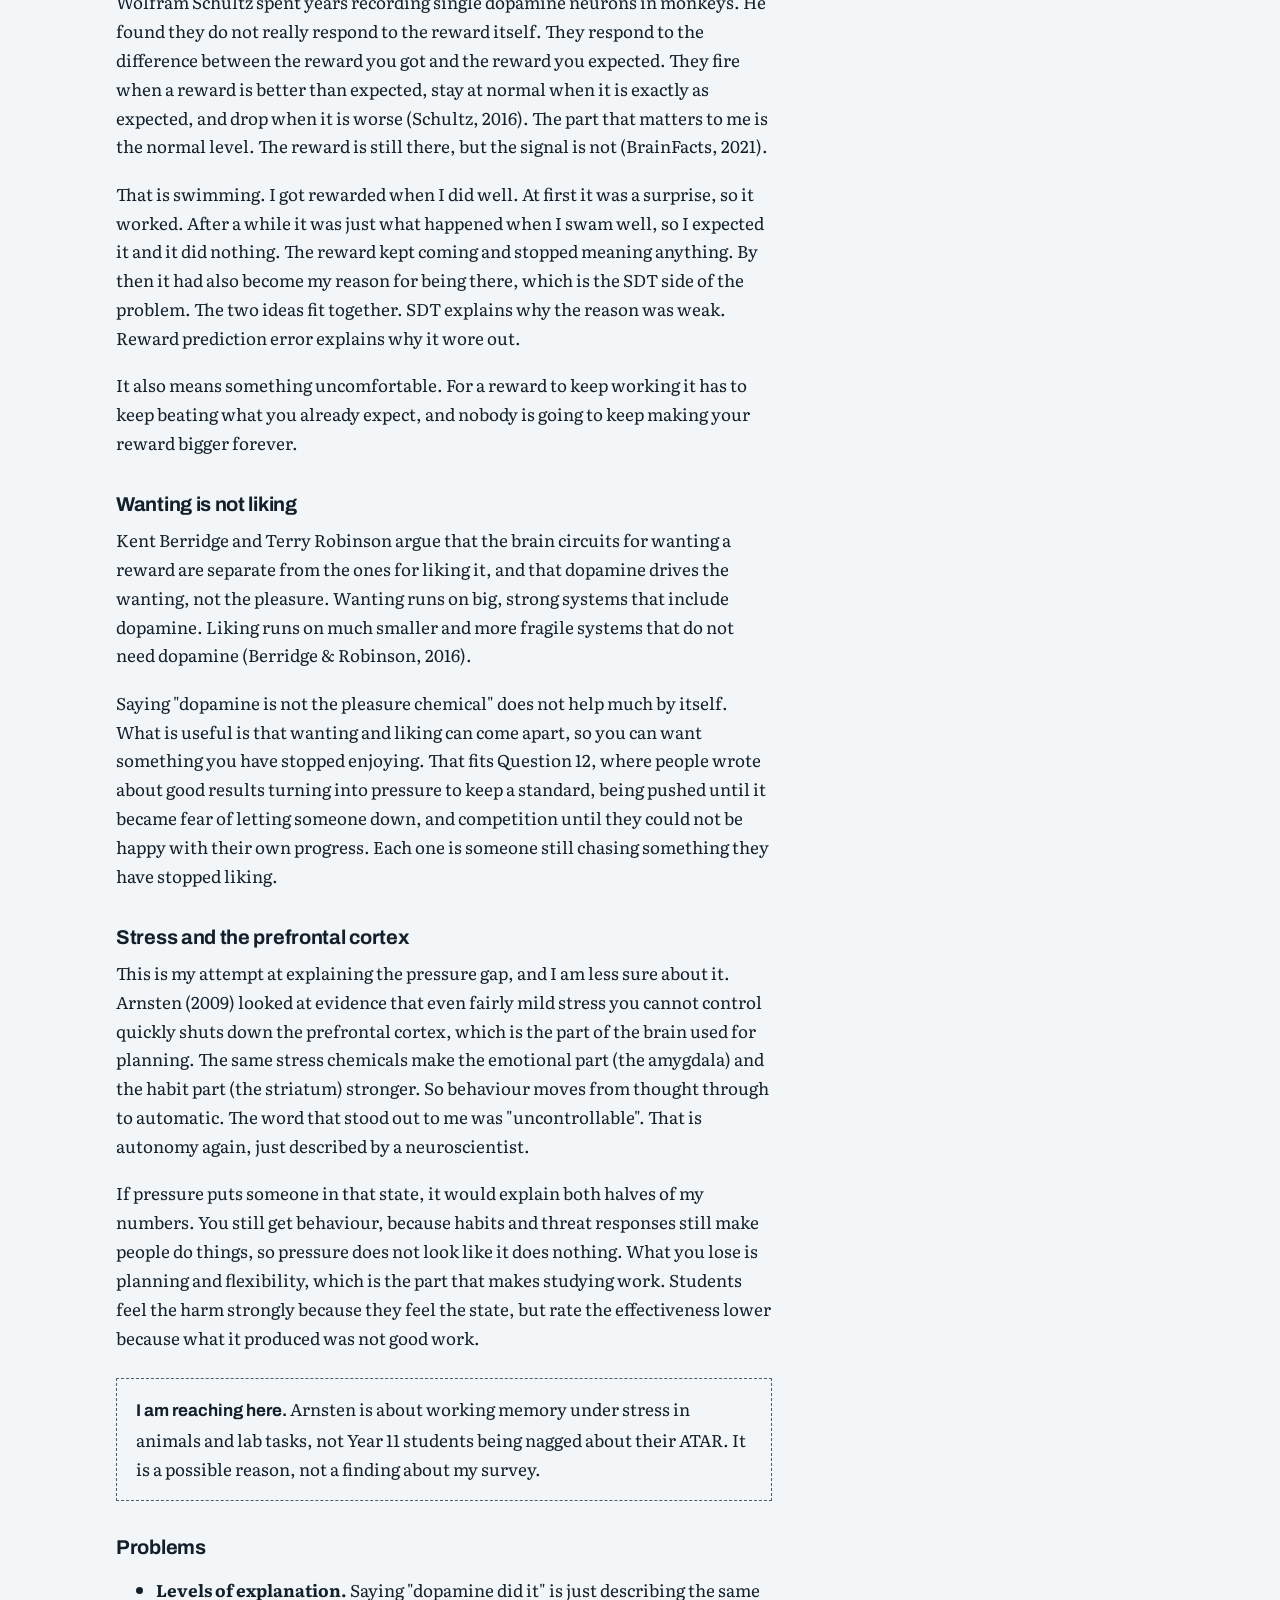
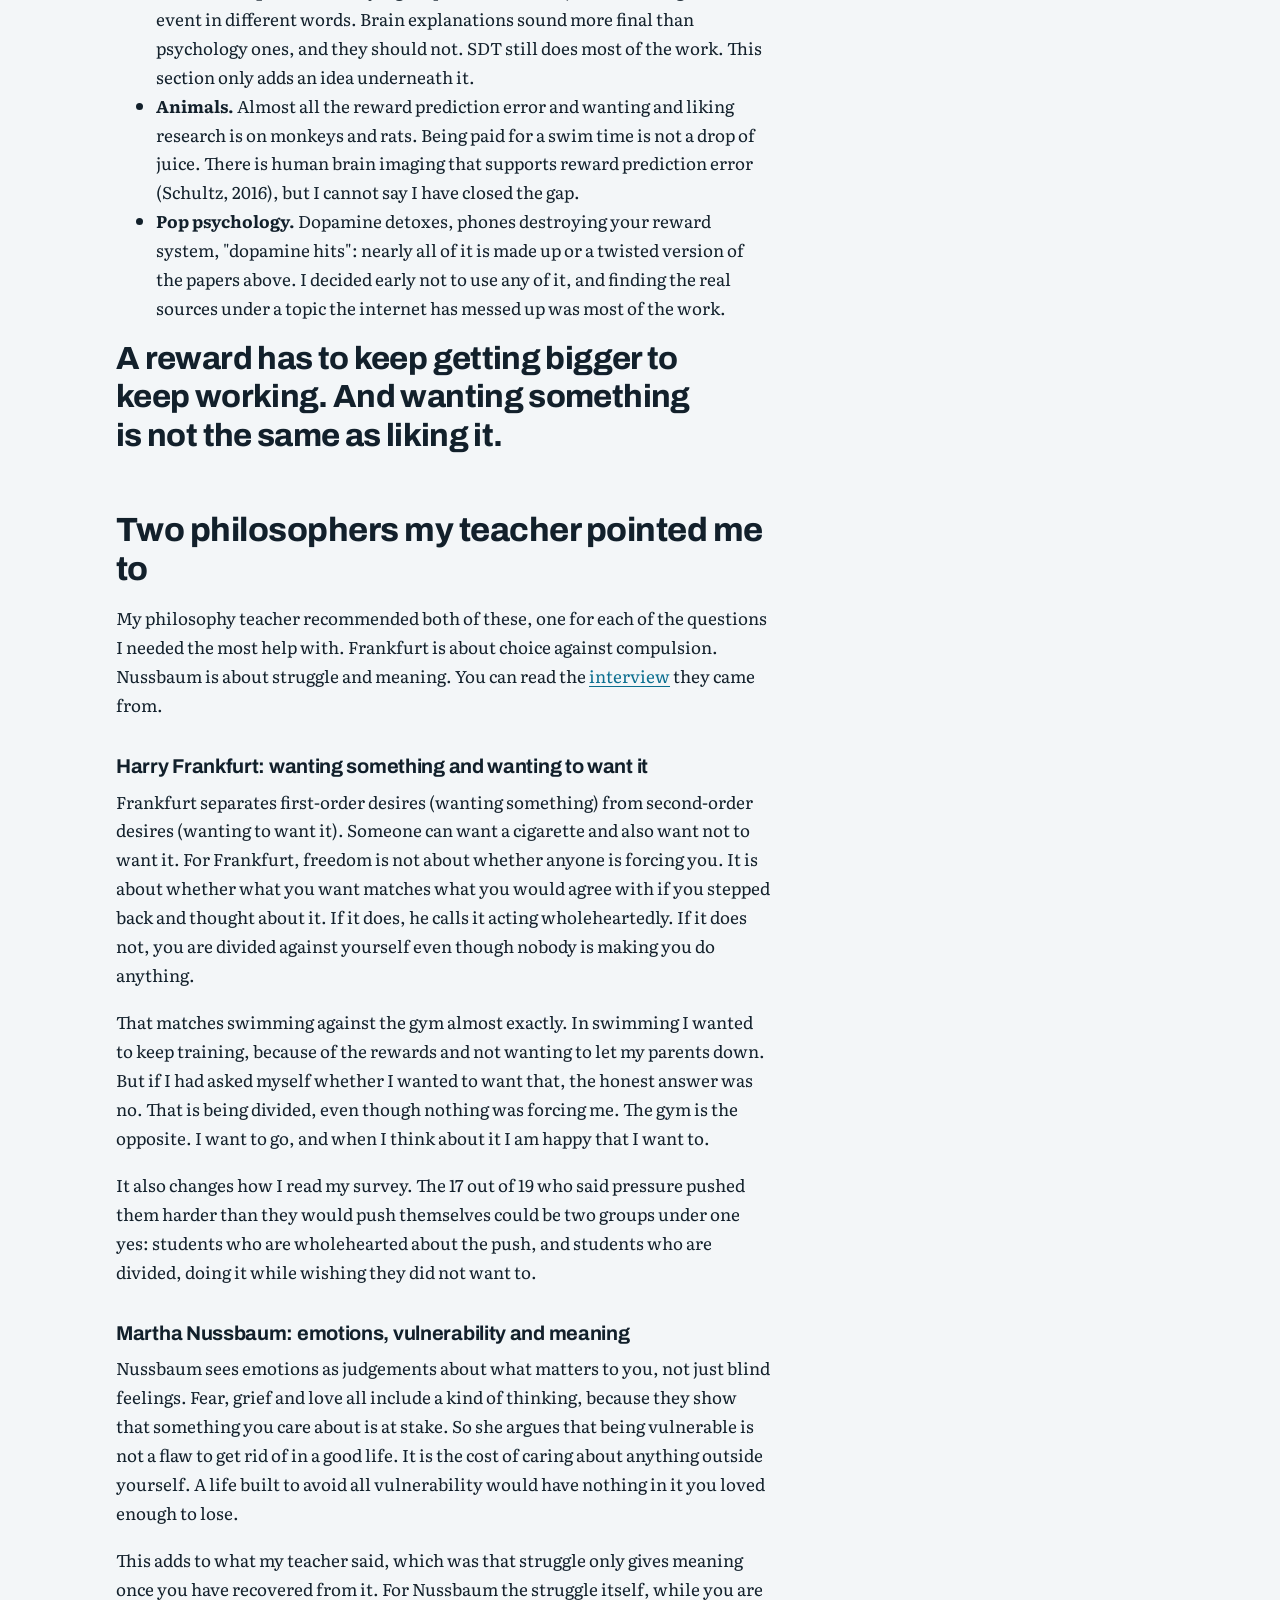
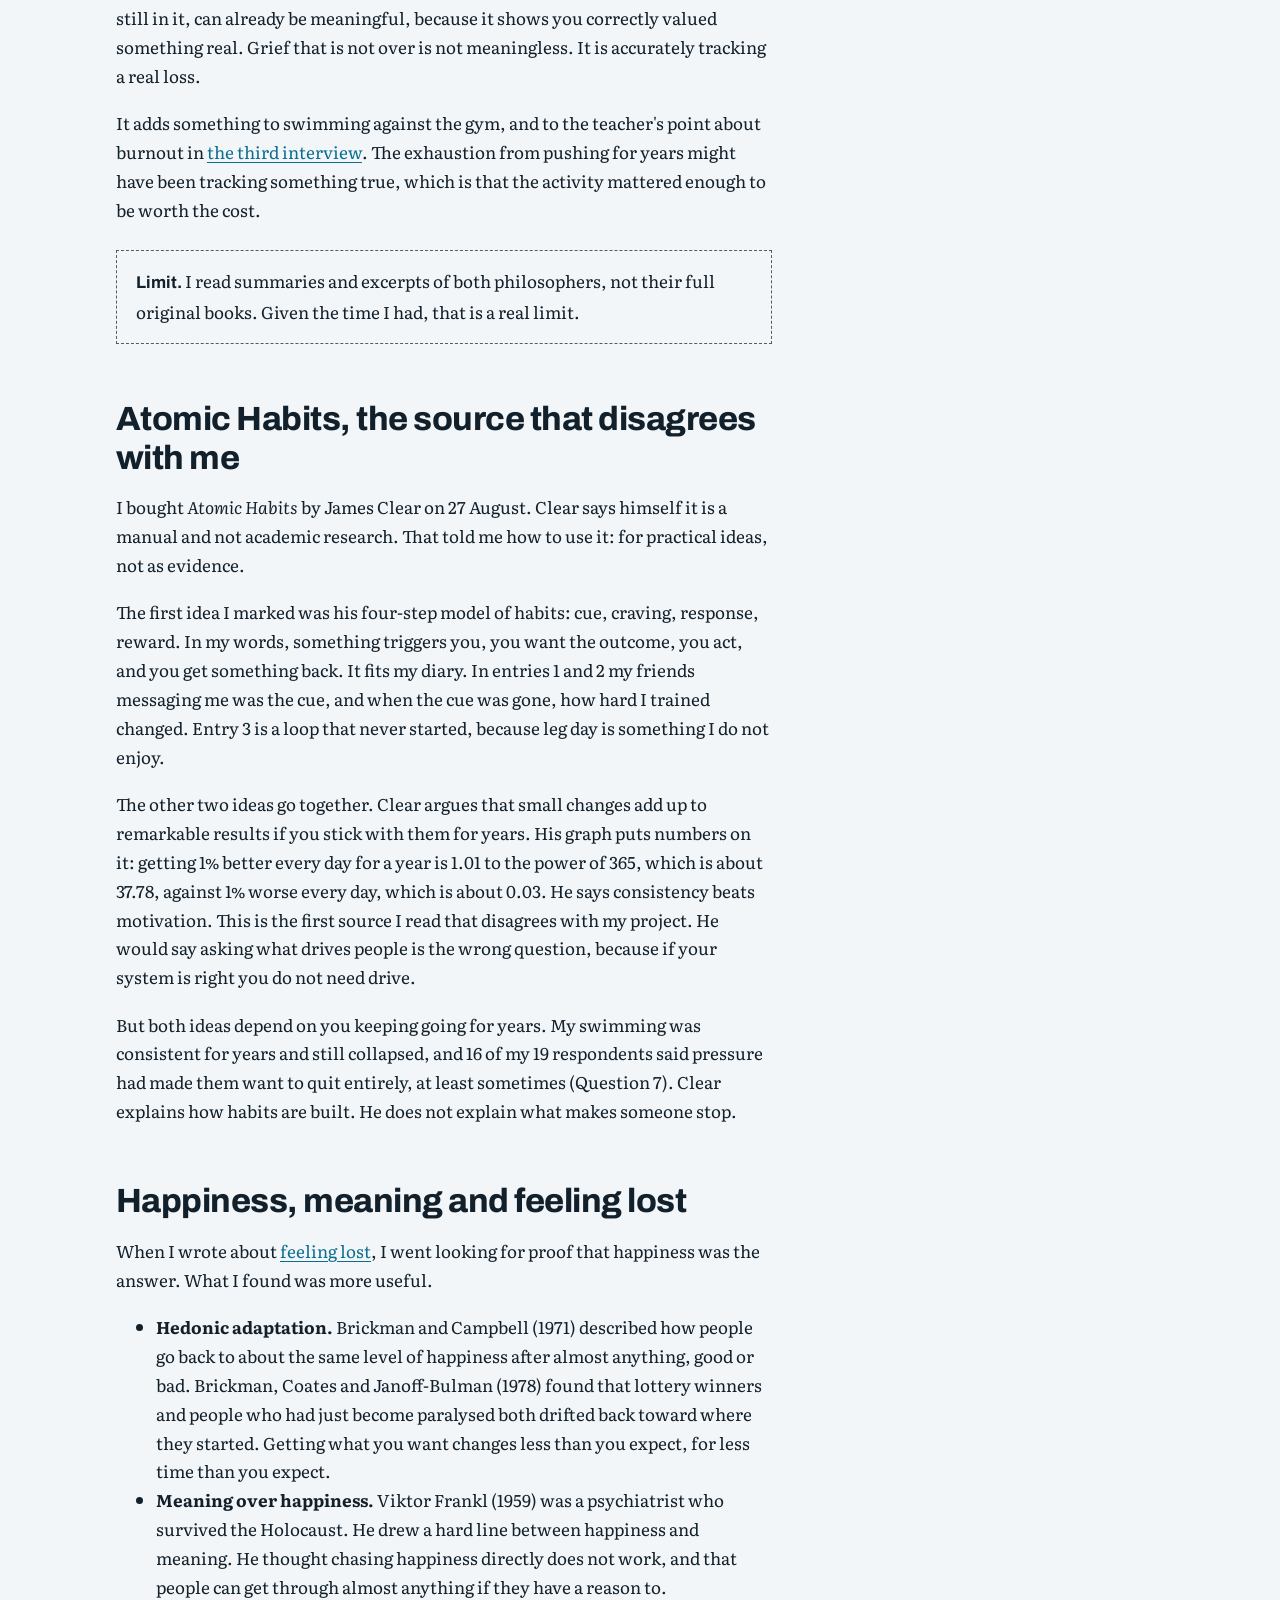
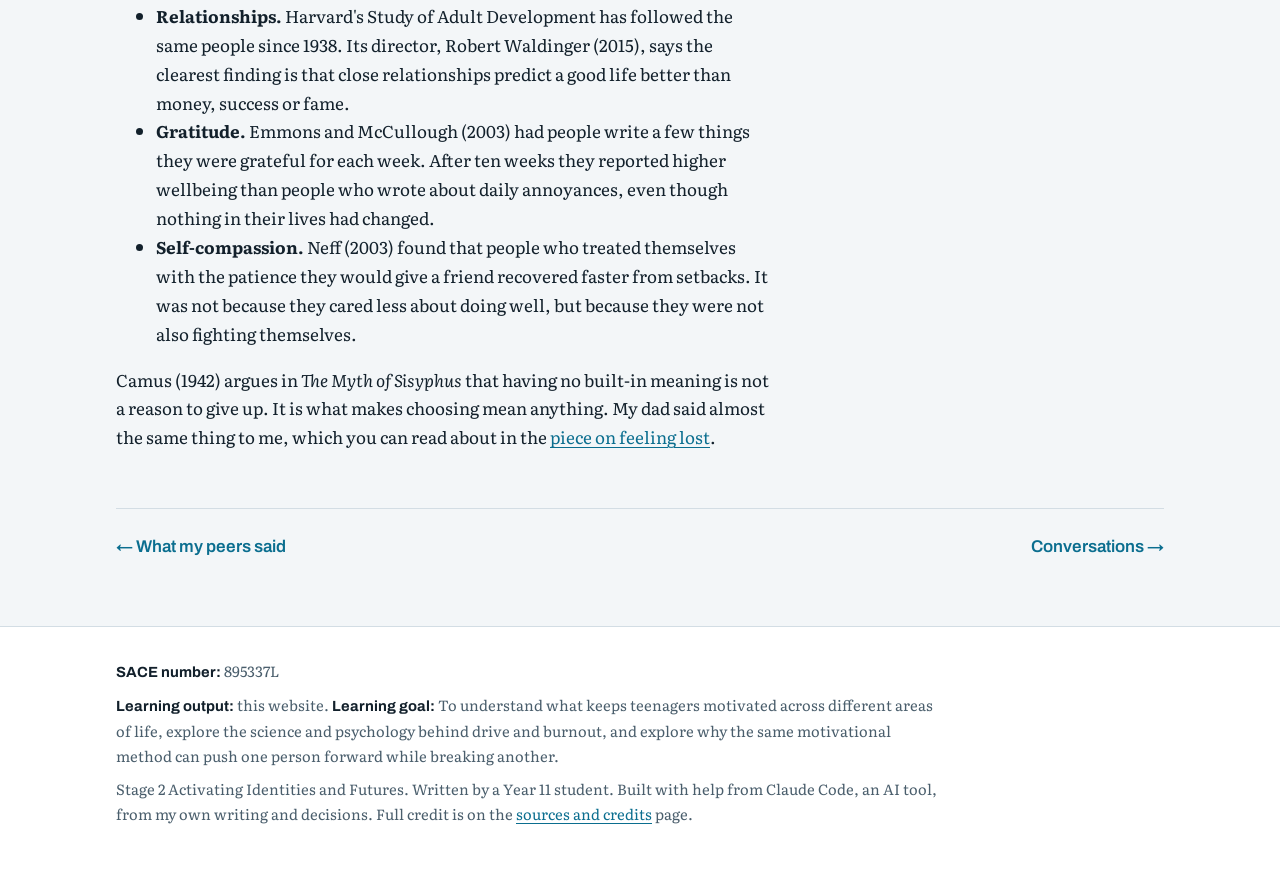
<file: research.html>
<!doctype html>
<html lang="en">
<head>
<meta charset="utf-8">
<meta name="viewport" content="width=device-width, initial-scale=1">
<title>What the research says | Why motivation collapses</title>
<meta name="description" content="Research on motivation: self-determination theory, dopamine, Frankfurt, Nussbaum and Atomic Habits.">
<link rel="preconnect" href="https://fonts.googleapis.com">
<link rel="preconnect" href="https://fonts.gstatic.com" crossorigin>
<link href="https://fonts.googleapis.com/css2?family=Archivo:wght@500;600;700;750;800&family=Literata:ital,opsz,wght@0,7..72,400;0,7..72,600;1,7..72,400&display=swap" rel="stylesheet">
<link rel="stylesheet" href="assets/style.css">
</head>
<body>
<a class="skip" href="#main">Skip to content</a>
<div class="site-head"><div class="in">
<a class="brand" href="index.html">Why motivation collapses</a>
<nav aria-label="Main"><a href="index.html">Home</a><a href="evidence.html">What my peers said</a><a href="research.html" aria-current="page">What the research says</a><a href="voices.html">Conversations</a><a href="diary.html">My own diary</a><a href="process.html">How the project went</a><a href="reflection.html">What I learnt</a><a href="sources.html">Sources and credits</a></nav>
</div></div>
<main id="main">
<header class="page-head"><div class="wrap"><div class="prose"><h1>What the research says</h1><p>Self-determination theory, how motivation is measured, the brain science, two philosophers, and one book that argues against my project.</p></div></div></header>
<div class="wrap">

<ul class="toc"><li><a href="#sdt">Self-determination theory</a></li><li><a href="#measure">Measuring motivation</a></li><li><a href="#brain">Dopamine and the brain</a></li><li><a href="#philosophy">Two philosophers</a></li><li><a href="#habits">Atomic Habits</a></li><li><a href="#meaning">Happiness, meaning and feeling lost</a></li></ul>

<div class="prose">
<p class="small">All my sources are on the <a href="sources.html">sources page</a>. I am a Year 11 student, so where I have only read summaries, or where I am stretching what a study shows, I say so.</p>

<h2 id="sdt">Self-determination theory: the kind of motivation matters</h2>
<p>I swam for years. My parents encouraged me and I got rewards for doing well, and for a while that was enough to get me to training. But none of the reasons were really mine. I slowly got worse and in the end I quit. I always thought I just did not have enough motivation. Now I think the problem was the kind of motivation I had, not how much.</p>
<p>I used to think of motivation like fuel. Some people have lots, some have a little, and you fix it by adding pressure or a reward. Self-determination theory (SDT), by Edward Deci and Richard Ryan, says that is the wrong way to look at it. There are different types of motivation, and the type matters more than the amount (Ryan & Deci, 2000).</p>
<p>Say two students study for three hours for the same exam. One finds the subject interesting and the other only wants the ATAR. They look the same from the outside, but SDT says they will be different in how long they keep going, how well they understand the work and how they feel while doing it.</p>

<h3>The three needs</h3>
<p>SDT says everyone has three basic needs, in the same way we need food and sleep.</p>
<p><strong>Autonomy</strong> is feeling like your choices are yours. It does not mean doing everything alone. You can choose to take advice or follow a rule you agree with. It just has to feel like your own decision. One survey answer said this well: motivation does not just turn up because something is important, you have to care about it yourself.</p>
<p><strong>Competence</strong> is feeling like you are good at something or getting better at it. Tasks that are a bit hard help. Tasks that are impossible or boring do not. One person in my survey said that if they understand something and can feel themselves improving, they keep going, but if they keep getting things wrong they lose motivation fast. It also explains swimming against the gym. In swimming I got worse. In the gym I can see progress every week.</p>
<p><strong>Relatedness</strong> is feeling connected to other people. I did not expect this one to matter so much. In <a href="diary.html#entry1">diary entry 1</a> I was not going to train until my friends messaged me, and then I had one of my best sessions. <a href="diary.html#entry2">Entry 2</a> was the same workout alone and it felt completely different. A lot of people in my survey said friends are why they keep showing up.</p>
<p>If a place supports all three needs, SDT says you get better motivation and wellbeing. If it blocks them, people switch off. Swimming had almost none of the three for me. The gym has all of them.</p>

<h3>Types of motivation</h3>
<p>Most people split motivation into intrinsic (you enjoy it) and extrinsic (you do it for a reward). SDT says extrinsic has levels:</p>
<ul>
<li><strong>External:</strong> "I'll get in trouble if I don't."</li>
<li><strong>Introjected:</strong> "I'd feel guilty and useless if I skipped it."</li>
<li><strong>Identified:</strong> "This actually matters for what I want to do."</li>
<li><strong>Integrated:</strong> "This is just who I am."</li>
<li><strong>Intrinsic:</strong> "I like doing it."</li>
</ul>
<p>The big split is autonomous motivation (identified, integrated, intrinsic) against controlled motivation (external, introjected). Autonomous motivation helps people stick with things. Controlled motivation leads to doing the minimum and then quitting (Ryan & Deci, 2000).</p>
<p>Introjected is the tricky one because it feels like it comes from you. The guilt and pressure are in your own head, so it seems like your own motivation. SDT still counts it as controlled, because you are being pushed, not choosing.</p>
<p>This explained the gap in my survey. Nobody said they push through things to prove someone wrong, but 17 said it had motivated them when I asked directly. People described their motivation the way it feels from the inside, and introjected motivation feels like it is yours. So the two sets of answers do not actually clash.</p>
<p>Most useful things are not fun all the time, so the aim is not to enjoy everything. It is to move your reasons along that list, from being forced toward agreeing with why you are doing it.</p>

<h3>The evidence</h3>
<p><strong>Rewards can backfire.</strong> Deci (1971) gave university students a puzzle they already found interesting. One group was paid for solving it and the other was not. Later, in a break when nobody seemed to be watching, the paid group spent less time on the puzzle. Getting paid had turned something they liked into work. Praise did not cause the same drop, so the problem is not encouragement, it is being controlled by a reward. That is close to what happened to me. I was rewarded for doing well and the reward slowly became the reason I was there.</p>
<p><strong>Sport shows the same thing.</strong> Pelletier and others (2001) followed competitive swimmers for 21 months. The swimmers with more autonomous motivation were more likely to keep going, and the ones with more controlled motivation were more likely to drop out.</p>
<p>I found my own version of this in my survey. One peer wrote that their coach pushed them so hard that they ended up quitting their sport. And nearly all of the Question 12 answers (<a href="evidence.html#q12">see the survey</a>) describe motivation moving from autonomous toward controlled.</p>

<h3>Problems with the theory</h3>
<p>Cameron and Pierce (1994) looked at the same research and said the reward effect was much smaller than Deci and Ryan claimed. Most people now sit in the middle. Rewards hurt motivation mainly when the task was already interesting and the reward was promised ahead of time. Paying someone to do a boring job nobody would do for free is not really a problem.</p>
<p>A lot of SDT research also relies on people reporting their own reasons, and that is a fair criticism. My survey backs it up, because my multiple choice and written questions gave almost opposite answers from the same 19 people.</p>
<p>SDT also does not explain something for me. My peers were much more sure that pressure is harmful (4.58) than that it is effective (3.42). That is why I went to the brain research next.</p>
<p><strong>What this changes for the site.</strong> The better question is not "how do I get more motivated?" It is what kind of motivation you have, and whether your situation is supporting it or wearing it down.</p>

<h2 id="measure">How motivation is actually measured</h2>
<p>I did not think of this myself. I asked my psychology teacher how motivation is measured, and her reply named three tools I had never heard of: the Intrinsic Motivation Inventory (IMI), the Work Extrinsic and Intrinsic Motivation Scale (WEIMS), and the Motivated Strategies for Learning Questionnaire (MSLQ). I would not have found them on my own because I did not know they existed.</p>
<p>I looked mostly at the IMI because it is closest to what I was doing (McAuley et al., 1989). The MSLQ is about motivation for school, which is most of what my year level deals with (Pintrich et al., 1991). The WEIMS is made for workplaces, so it was the least useful (Tremblay et al., 2009).</p>
<p>Reading them showed me what my survey does not do. They ask several questions about the same idea, so one strange answer does not decide the result. They include reverse-worded questions to catch people who agree with everything. They keep the same scale the whole way through, while mine switched between 1 to 10 and 1 to 5. And they combine questions into one score for each idea, where I used single questions.</p>
<p>Mine did some things well. It was anonymous, and it mixed multiple choice with written answers, which is what picked up the gap between Questions 3 and 6. Questions 12 and 13 asked what happens after motivation changes, which none of those tools ask.</p>
<p>My honest conclusion is that my survey measured opinions about motivation more than motivation itself. My teacher also told me that averages get pulled around by extreme answers and medians do not, so I now show both. If I ran it again I would ask a few questions for each idea and keep one scale.</p>

<h2 id="brain">Dopamine and the brain</h2>
<p>SDT told me what kind of motivation I had in swimming and why being paid for results was a problem. It did not tell me why the rewards stopped working. I wanted to see if anything sat underneath it. This section is shorter than the SDT one because I am borrowing one idea, not learning a whole theory.</p>

<h3>Reward prediction error</h3>
<p>Wolfram Schultz spent years recording single dopamine neurons in monkeys. He found they do not really respond to the reward itself. They respond to the difference between the reward you got and the reward you expected. They fire when a reward is better than expected, stay at normal when it is exactly as expected, and drop when it is worse (Schultz, 2016). The part that matters to me is the normal level. The reward is still there, but the signal is not (BrainFacts, 2021).</p>
<p>That is swimming. I got rewarded when I did well. At first it was a surprise, so it worked. After a while it was just what happened when I swam well, so I expected it and it did nothing. The reward kept coming and stopped meaning anything. By then it had also become my reason for being there, which is the SDT side of the problem. The two ideas fit together. SDT explains why the reason was weak. Reward prediction error explains why it wore out.</p>
<p>It also means something uncomfortable. For a reward to keep working it has to keep beating what you already expect, and nobody is going to keep making your reward bigger forever.</p>

<h3>Wanting is not liking</h3>
<p>Kent Berridge and Terry Robinson argue that the brain circuits for wanting a reward are separate from the ones for liking it, and that dopamine drives the wanting, not the pleasure. Wanting runs on big, strong systems that include dopamine. Liking runs on much smaller and more fragile systems that do not need dopamine (Berridge & Robinson, 2016).</p>
<p>Saying "dopamine is not the pleasure chemical" does not help much by itself. What is useful is that wanting and liking can come apart, so you can want something you have stopped enjoying. That fits Question 12, where people wrote about good results turning into pressure to keep a standard, being pushed until it became fear of letting someone down, and competition until they could not be happy with their own progress. Each one is someone still chasing something they have stopped liking.</p>

<h3>Stress and the prefrontal cortex</h3>
<p>This is my attempt at explaining the pressure gap, and I am less sure about it. Arnsten (2009) looked at evidence that even fairly mild stress you cannot control quickly shuts down the prefrontal cortex, which is the part of the brain used for planning. The same stress chemicals make the emotional part (the amygdala) and the habit part (the striatum) stronger. So behaviour moves from thought through to automatic. The word that stood out to me was "uncontrollable". That is autonomy again, just described by a neuroscientist.</p>
<p>If pressure puts someone in that state, it would explain both halves of my numbers. You still get behaviour, because habits and threat responses still make people do things, so pressure does not look like it does nothing. What you lose is planning and flexibility, which is the part that makes studying work. Students feel the harm strongly because they feel the state, but rate the effectiveness lower because what it produced was not good work.</p>
<div class="honest"><p><strong>I am reaching here.</strong> Arnsten is about working memory under stress in animals and lab tasks, not Year 11 students being nagged about their ATAR. It is a possible reason, not a finding about my survey.</p></div>

<h3>Problems</h3>
<ul>
<li><strong>Levels of explanation.</strong> Saying "dopamine did it" is just describing the same event in different words. Brain explanations sound more final than psychology ones, and they should not. SDT still does most of the work. This section only adds an idea underneath it.</li>
<li><strong>Animals.</strong> Almost all the reward prediction error and wanting and liking research is on monkeys and rats. Being paid for a swim time is not a drop of juice. There is human brain imaging that supports reward prediction error (Schultz, 2016), but I cannot say I have closed the gap.</li>
<li><strong>Pop psychology.</strong> Dopamine detoxes, phones destroying your reward system, "dopamine hits": nearly all of it is made up or a twisted version of the papers above. I decided early not to use any of it, and finding the real sources under a topic the internet has messed up was most of the work.</li>
</ul>
<p class="pull">A reward has to keep getting bigger to keep working. And wanting something is not the same as liking it.</p>

<h2 id="philosophy">Two philosophers my teacher pointed me to</h2>
<p>My philosophy teacher recommended both of these, one for each of the questions I needed the most help with. Frankfurt is about choice against compulsion. Nussbaum is about struggle and meaning. You can read the <a href="voices.html#philosophy">interview</a> they came from.</p>

<h3>Harry Frankfurt: wanting something and wanting to want it</h3>
<p>Frankfurt separates first-order desires (wanting something) from second-order desires (wanting to want it). Someone can want a cigarette and also want not to want it. For Frankfurt, freedom is not about whether anyone is forcing you. It is about whether what you want matches what you would agree with if you stepped back and thought about it. If it does, he calls it acting wholeheartedly. If it does not, you are divided against yourself even though nobody is making you do anything.</p>
<p>That matches swimming against the gym almost exactly. In swimming I wanted to keep training, because of the rewards and not wanting to let my parents down. But if I had asked myself whether I wanted to want that, the honest answer was no. That is being divided, even though nothing was forcing me. The gym is the opposite. I want to go, and when I think about it I am happy that I want to.</p>
<p>It also changes how I read my survey. The 17 out of 19 who said pressure pushed them harder than they would push themselves could be two groups under one yes: students who are wholehearted about the push, and students who are divided, doing it while wishing they did not want to.</p>

<h3>Martha Nussbaum: emotions, vulnerability and meaning</h3>
<p>Nussbaum sees emotions as judgements about what matters to you, not just blind feelings. Fear, grief and love all include a kind of thinking, because they show that something you care about is at stake. So she argues that being vulnerable is not a flaw to get rid of in a good life. It is the cost of caring about anything outside yourself. A life built to avoid all vulnerability would have nothing in it you loved enough to lose.</p>
<p>This adds to what my teacher said, which was that struggle only gives meaning once you have recovered from it. For Nussbaum the struggle itself, while you are still in it, can already be meaningful, because it shows you correctly valued something real. Grief that is not over is not meaningless. It is accurately tracking a real loss.</p>
<p>It adds something to swimming against the gym, and to the teacher's point about burnout in <a href="voices.html#third">the third interview</a>. The exhaustion from pushing for years might have been tracking something true, which is that the activity mattered enough to be worth the cost.</p>
<div class="honest"><p><strong>Limit.</strong> I read summaries and excerpts of both philosophers, not their full original books. Given the time I had, that is a real limit.</p></div>

<h2 id="habits">Atomic Habits, the source that disagrees with me</h2>
<p>I bought <em>Atomic Habits</em> by James Clear on 27 August. Clear says himself it is a manual and not academic research. That told me how to use it: for practical ideas, not as evidence.</p>
<p>The first idea I marked was his four-step model of habits: cue, craving, response, reward. In my words, something triggers you, you want the outcome, you act, and you get something back. It fits my diary. In entries 1 and 2 my friends messaging me was the cue, and when the cue was gone, how hard I trained changed. Entry 3 is a loop that never started, because leg day is something I do not enjoy.</p>
<p>The other two ideas go together. Clear argues that small changes add up to remarkable results if you stick with them for years. His graph puts numbers on it: getting 1% better every day for a year is 1.01 to the power of 365, which is about 37.78, against 1% worse every day, which is about 0.03. He says consistency beats motivation. This is the first source I read that disagrees with my project. He would say asking what drives people is the wrong question, because if your system is right you do not need drive.</p>
<p>But both ideas depend on you keeping going for years. My swimming was consistent for years and still collapsed, and 16 of my 19 respondents said pressure had made them want to quit entirely, at least sometimes (Question 7). Clear explains how habits are built. He does not explain what makes someone stop.</p>

<h2 id="meaning">Happiness, meaning and feeling lost</h2>
<p>When I wrote about <a href="diary.html#lost">feeling lost</a>, I went looking for proof that happiness was the answer. What I found was more useful.</p>
<ul>
<li><strong>Hedonic adaptation.</strong> Brickman and Campbell (1971) described how people go back to about the same level of happiness after almost anything, good or bad. Brickman, Coates and Janoff-Bulman (1978) found that lottery winners and people who had just become paralysed both drifted back toward where they started. Getting what you want changes less than you expect, for less time than you expect.</li>
<li><strong>Meaning over happiness.</strong> Viktor Frankl (1959) was a psychiatrist who survived the Holocaust. He drew a hard line between happiness and meaning. He thought chasing happiness directly does not work, and that people can get through almost anything if they have a reason to.</li>
<li><strong>Relationships.</strong> Harvard's Study of Adult Development has followed the same people since 1938. Its director, Robert Waldinger (2015), says the clearest finding is that close relationships predict a good life better than money, success or fame.</li>
<li><strong>Gratitude.</strong> Emmons and McCullough (2003) had people write a few things they were grateful for each week. After ten weeks they reported higher wellbeing than people who wrote about daily annoyances, even though nothing in their lives had changed.</li>
<li><strong>Self-compassion.</strong> Neff (2003) found that people who treated themselves with the patience they would give a friend recovered faster from setbacks. It was not because they cared less about doing well, but because they were not also fighting themselves.</li>
</ul>
<p>Camus (1942) argues in <em>The Myth of Sisyphus</em> that having no built-in meaning is not a reason to give up. It is what makes choosing mean anything. My dad said almost the same thing to me, which you can read about in the <a href="diary.html#lost">piece on feeling lost</a>.</p>
</div>

<div class="pager"><a href="evidence.html">&larr; What my peers said</a><a href="voices.html">Conversations &rarr;</a></div>
</div>
</main>
<footer class="site-foot"><div class="wrap">
<p><strong>SACE number:</strong> 895337L</p>
<p><strong>Learning output:</strong> this website. <strong>Learning goal:</strong> To understand what keeps teenagers motivated across different areas of life, explore the science and psychology behind drive and burnout, and explore why the same motivational method can push one person forward while breaking another.</p>
<p>Stage 2 Activating Identities and Futures. Written by a Year 11 student. Built with help from Claude Code, an AI tool, from my own writing and decisions. Full credit is on the <a href="sources.html#ai">sources and credits</a> page.</p>
</div></footer>
</body>
</html>
</file>
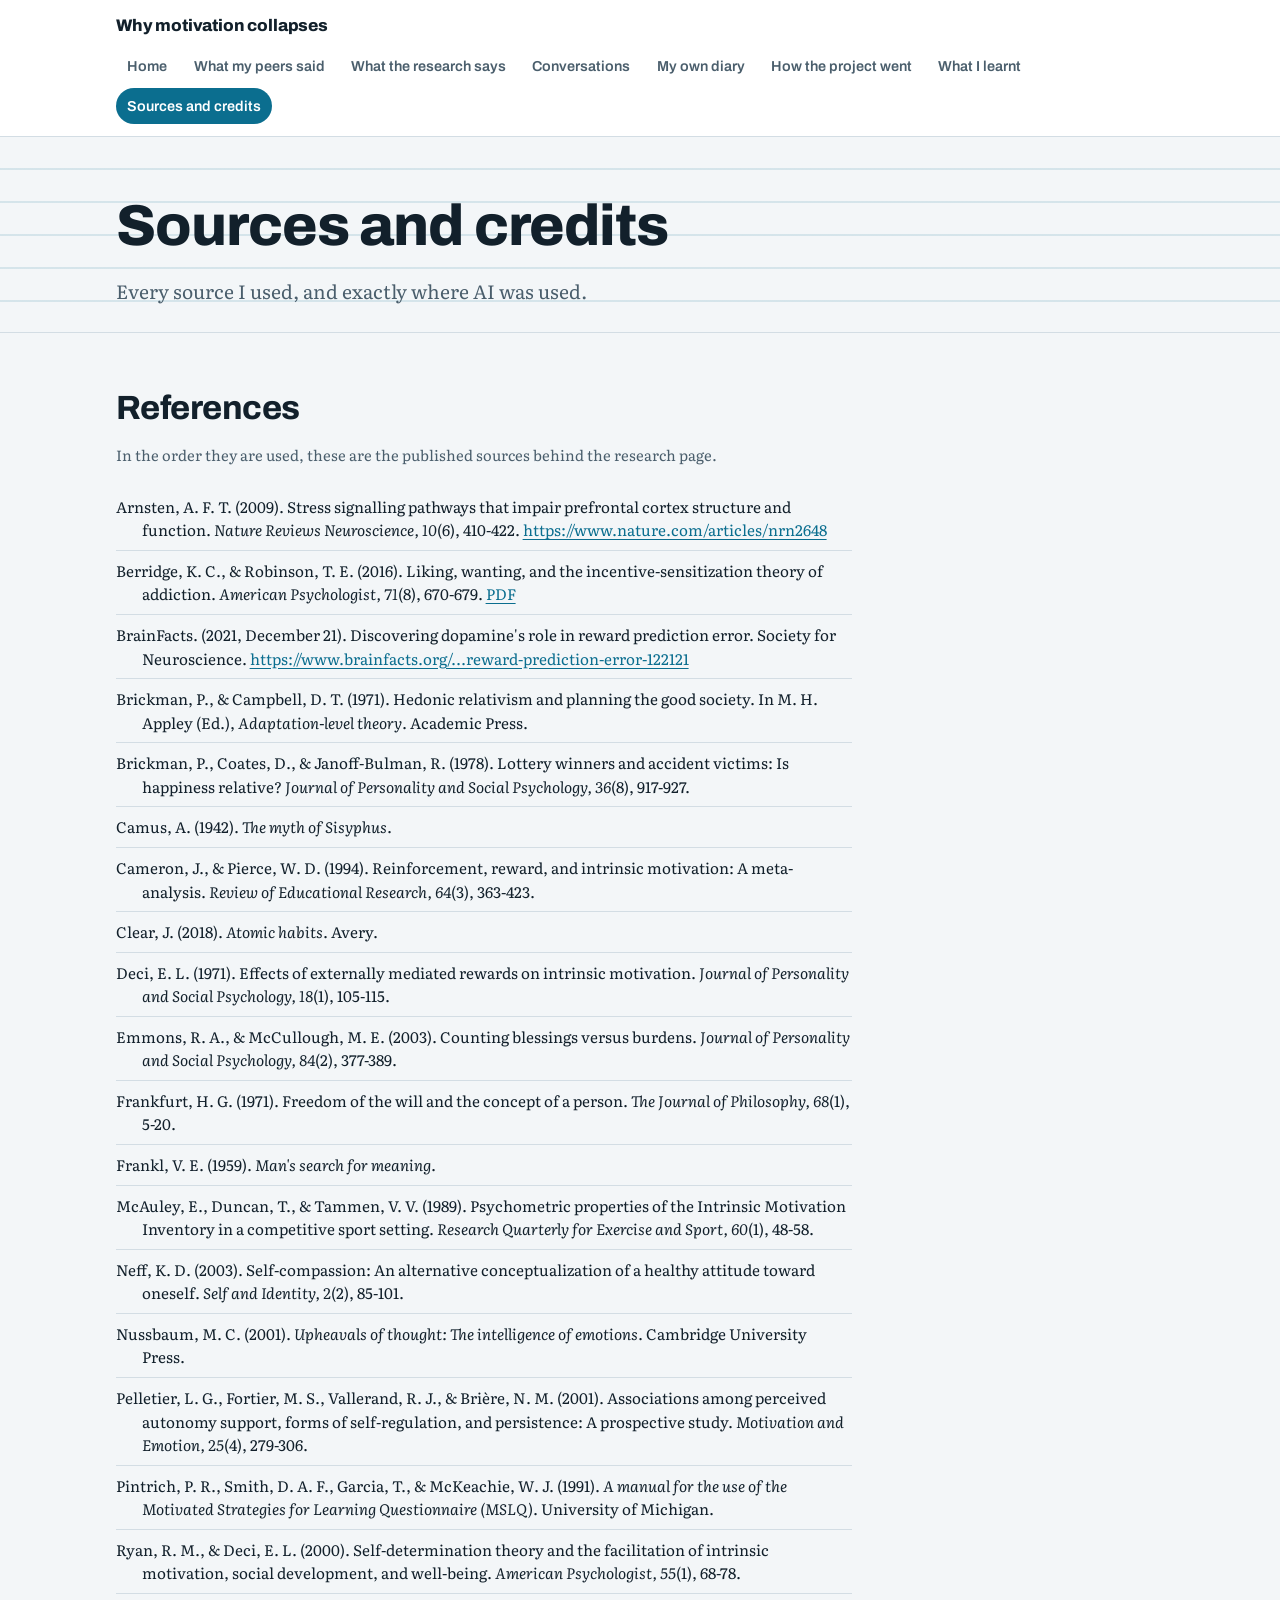
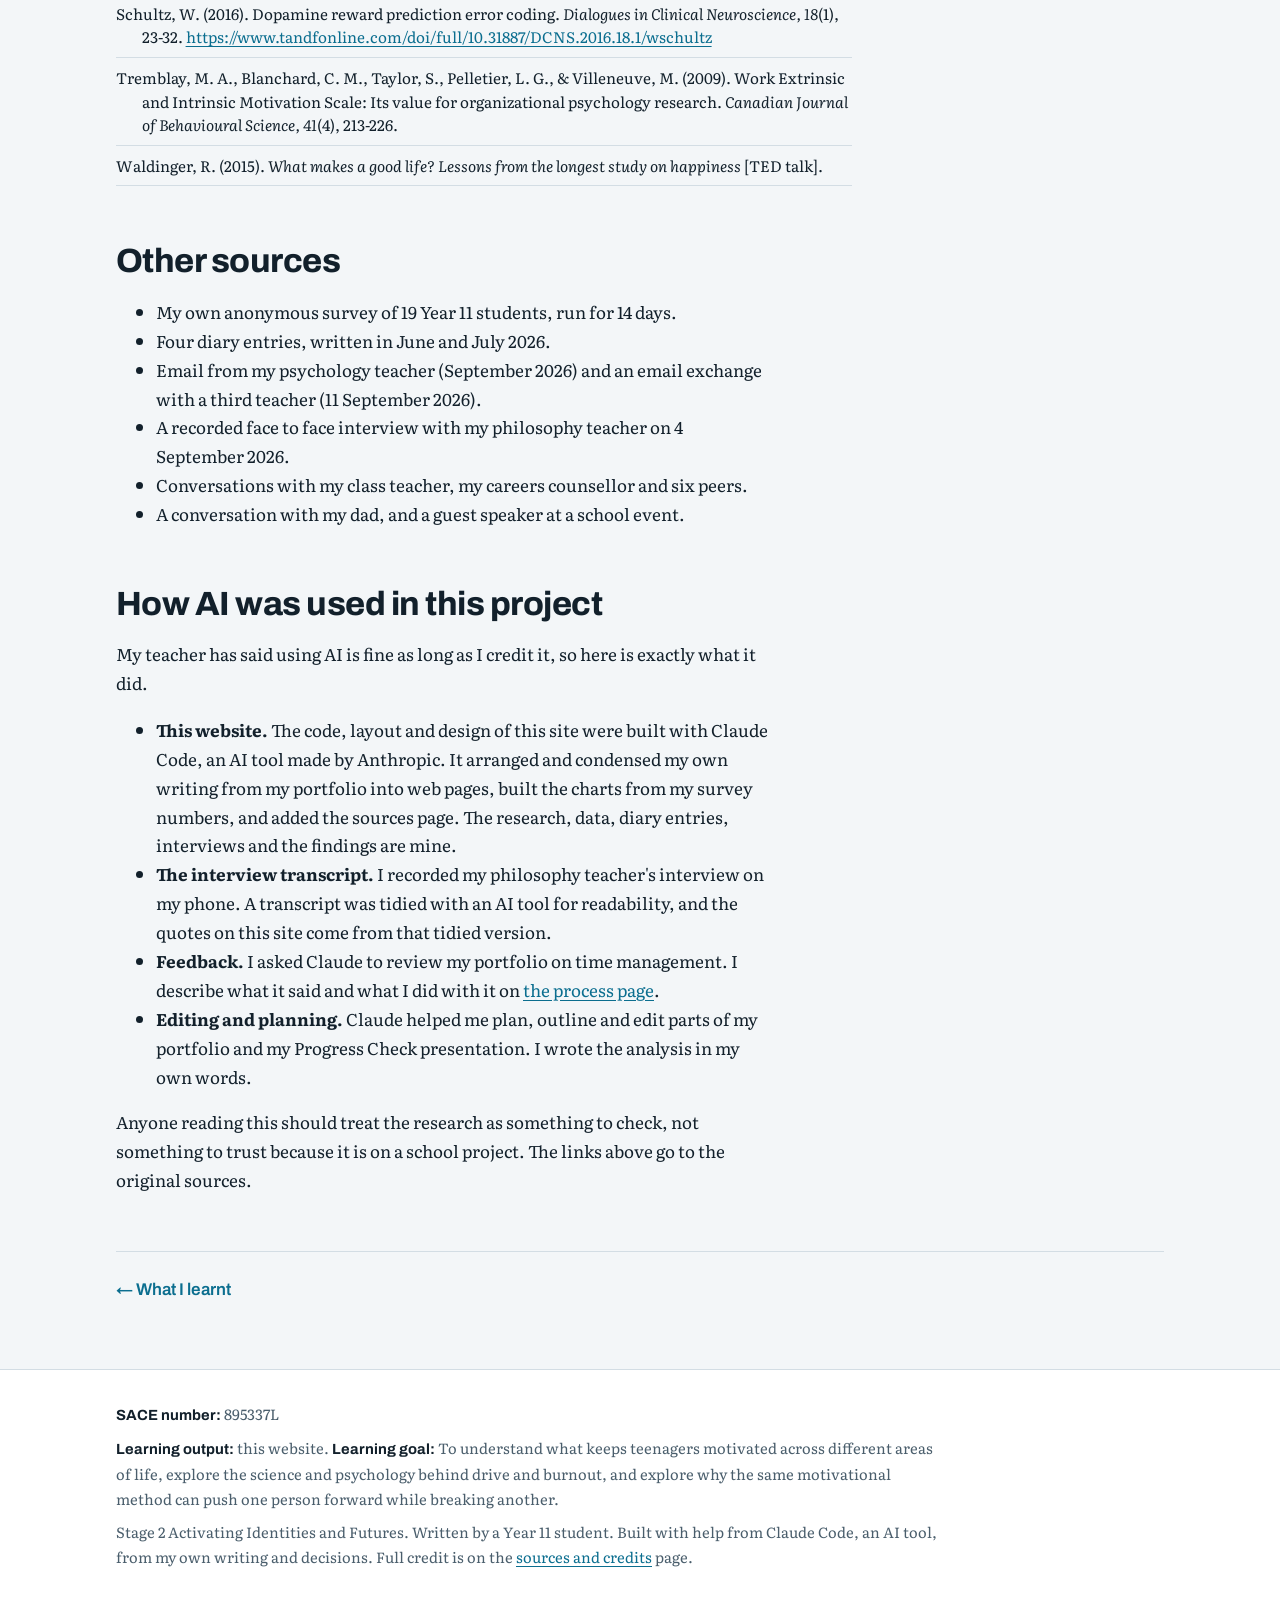
<file: sources.html>
<!doctype html>
<html lang="en">
<head>
<meta charset="utf-8">
<meta name="viewport" content="width=device-width, initial-scale=1">
<title>Sources and credits | Why motivation collapses</title>
<meta name="description" content="References and AI credit for a student website on motivation.">
<link rel="preconnect" href="https://fonts.googleapis.com">
<link rel="preconnect" href="https://fonts.gstatic.com" crossorigin>
<link href="https://fonts.googleapis.com/css2?family=Archivo:wght@500;600;700;750;800&family=Literata:ital,opsz,wght@0,7..72,400;0,7..72,600;1,7..72,400&display=swap" rel="stylesheet">
<link rel="stylesheet" href="assets/style.css">
</head>
<body>
<a class="skip" href="#main">Skip to content</a>
<div class="site-head"><div class="in">
<a class="brand" href="index.html">Why motivation collapses</a>
<nav aria-label="Main"><a href="index.html">Home</a><a href="evidence.html">What my peers said</a><a href="research.html">What the research says</a><a href="voices.html">Conversations</a><a href="diary.html">My own diary</a><a href="process.html">How the project went</a><a href="reflection.html">What I learnt</a><a href="sources.html" aria-current="page">Sources and credits</a></nav>
</div></div>
<main id="main">
<header class="page-head"><div class="wrap"><div class="prose"><h1>Sources and credits</h1><p>Every source I used, and exactly where AI was used.</p></div></div></header>
<div class="wrap">

<div class="prose">
<h2 id="refs">References</h2>
<p class="small">In the order they are used, these are the published sources behind the research page.</p>
</div>
<ul class="refs"><li>Arnsten, A. F. T. (2009). Stress signalling pathways that impair prefrontal cortex structure and function. <i>Nature Reviews Neuroscience, 10</i>(6), 410-422. <a href='https://www.nature.com/articles/nrn2648'>https://www.nature.com/articles/nrn2648</a></li>
<li>Berridge, K. C., &amp; Robinson, T. E. (2016). Liking, wanting, and the incentive-sensitization theory of addiction. <i>American Psychologist, 71</i>(8), 670-679. <a href='https://sites.lsa.umich.edu/berridge-lab/wp-content/uploads/sites/743/2019/10/2016-Berridge-Robinson-Liking-wanting-IS-theory-of-addiction-Am-Psychol.pdf'>PDF</a></li>
<li>BrainFacts. (2021, December 21). Discovering dopamine's role in reward prediction error. Society for Neuroscience. <a href='https://www.brainfacts.org/brain-anatomy-and-function/genes-and-molecules/2021/discovering-dopamines-role-in-reward-prediction-error-122121'>https://www.brainfacts.org/...reward-prediction-error-122121</a></li>
<li>Brickman, P., &amp; Campbell, D. T. (1971). Hedonic relativism and planning the good society. In M. H. Appley (Ed.), <i>Adaptation-level theory</i>. Academic Press.</li>
<li>Brickman, P., Coates, D., &amp; Janoff-Bulman, R. (1978). Lottery winners and accident victims: Is happiness relative? <i>Journal of Personality and Social Psychology, 36</i>(8), 917-927.</li>
<li>Camus, A. (1942). <i>The myth of Sisyphus</i>.</li>
<li>Cameron, J., &amp; Pierce, W. D. (1994). Reinforcement, reward, and intrinsic motivation: A meta-analysis. <i>Review of Educational Research, 64</i>(3), 363-423.</li>
<li>Clear, J. (2018). <i>Atomic habits</i>. Avery.</li>
<li>Deci, E. L. (1971). Effects of externally mediated rewards on intrinsic motivation. <i>Journal of Personality and Social Psychology, 18</i>(1), 105-115.</li>
<li>Emmons, R. A., &amp; McCullough, M. E. (2003). Counting blessings versus burdens. <i>Journal of Personality and Social Psychology, 84</i>(2), 377-389.</li>
<li>Frankfurt, H. G. (1971). Freedom of the will and the concept of a person. <i>The Journal of Philosophy, 68</i>(1), 5-20.</li>
<li>Frankl, V. E. (1959). <i>Man's search for meaning</i>.</li>
<li>McAuley, E., Duncan, T., &amp; Tammen, V. V. (1989). Psychometric properties of the Intrinsic Motivation Inventory in a competitive sport setting. <i>Research Quarterly for Exercise and Sport, 60</i>(1), 48-58.</li>
<li>Neff, K. D. (2003). Self-compassion: An alternative conceptualization of a healthy attitude toward oneself. <i>Self and Identity, 2</i>(2), 85-101.</li>
<li>Nussbaum, M. C. (2001). <i>Upheavals of thought: The intelligence of emotions</i>. Cambridge University Press.</li>
<li>Pelletier, L. G., Fortier, M. S., Vallerand, R. J., &amp; Brière, N. M. (2001). Associations among perceived autonomy support, forms of self-regulation, and persistence: A prospective study. <i>Motivation and Emotion, 25</i>(4), 279-306.</li>
<li>Pintrich, P. R., Smith, D. A. F., Garcia, T., &amp; McKeachie, W. J. (1991). <i>A manual for the use of the Motivated Strategies for Learning Questionnaire (MSLQ)</i>. University of Michigan.</li>
<li>Ryan, R. M., &amp; Deci, E. L. (2000). Self-determination theory and the facilitation of intrinsic motivation, social development, and well-being. <i>American Psychologist, 55</i>(1), 68-78.</li>
<li>Schultz, W. (2016). Dopamine reward prediction error coding. <i>Dialogues in Clinical Neuroscience, 18</i>(1), 23-32. <a href='https://www.tandfonline.com/doi/full/10.31887/DCNS.2016.18.1/wschultz'>https://www.tandfonline.com/doi/full/10.31887/DCNS.2016.18.1/wschultz</a></li>
<li>Tremblay, M. A., Blanchard, C. M., Taylor, S., Pelletier, L. G., &amp; Villeneuve, M. (2009). Work Extrinsic and Intrinsic Motivation Scale: Its value for organizational psychology research. <i>Canadian Journal of Behavioural Science, 41</i>(4), 213-226.</li>
<li>Waldinger, R. (2015). <i>What makes a good life? Lessons from the longest study on happiness</i> [TED talk].</li></ul>
<div class="prose">
<h2>Other sources</h2>
<ul>
<li>My own anonymous survey of 19 Year 11 students, run for 14 days.</li>
<li>Four diary entries, written in June and July 2026.</li>
<li>Email from my psychology teacher (September 2026) and an email exchange with a third teacher (11 September 2026).</li>
<li>A recorded face to face interview with my philosophy teacher on 4 September 2026.</li>
<li>Conversations with my class teacher, my careers counsellor and six peers.</li>
<li>A conversation with my dad, and a guest speaker at a school event.</li>
</ul>

<h2 id="ai">How AI was used in this project</h2>
<p>My teacher has said using AI is fine as long as I credit it, so here is exactly what it did.</p>
<ul>
<li><strong>This website.</strong> The code, layout and design of this site were built with Claude Code, an AI tool made by Anthropic. It arranged and condensed my own writing from my portfolio into web pages, built the charts from my survey numbers, and added the sources page. The research, data, diary entries, interviews and the findings are mine.</li>
<li><strong>The interview transcript.</strong> I recorded my philosophy teacher's interview on my phone. A transcript was tidied with an AI tool for readability, and the quotes on this site come from that tidied version.</li>
<li><strong>Feedback.</strong> I asked Claude to review my portfolio on time management. I describe what it said and what I did with it on <a href="process.html#feedback">the process page</a>.</li>
<li><strong>Editing and planning.</strong> Claude helped me plan, outline and edit parts of my portfolio and my Progress Check presentation. I wrote the analysis in my own words.</li>
</ul>
<p>Anyone reading this should treat the research as something to check, not something to trust because it is on a school project. The links above go to the original sources.</p>
</div>

<div class="pager"><a href="reflection.html">&larr; What I learnt</a><span></span></div>
</div>
</main>
<footer class="site-foot"><div class="wrap">
<p><strong>SACE number:</strong> 895337L</p>
<p><strong>Learning output:</strong> this website. <strong>Learning goal:</strong> To understand what keeps teenagers motivated across different areas of life, explore the science and psychology behind drive and burnout, and explore why the same motivational method can push one person forward while breaking another.</p>
<p>Stage 2 Activating Identities and Futures. Written by a Year 11 student. Built with help from Claude Code, an AI tool, from my own writing and decisions. Full credit is on the <a href="sources.html#ai">sources and credits</a> page.</p>
</div></footer>
</body>
</html>
</file>
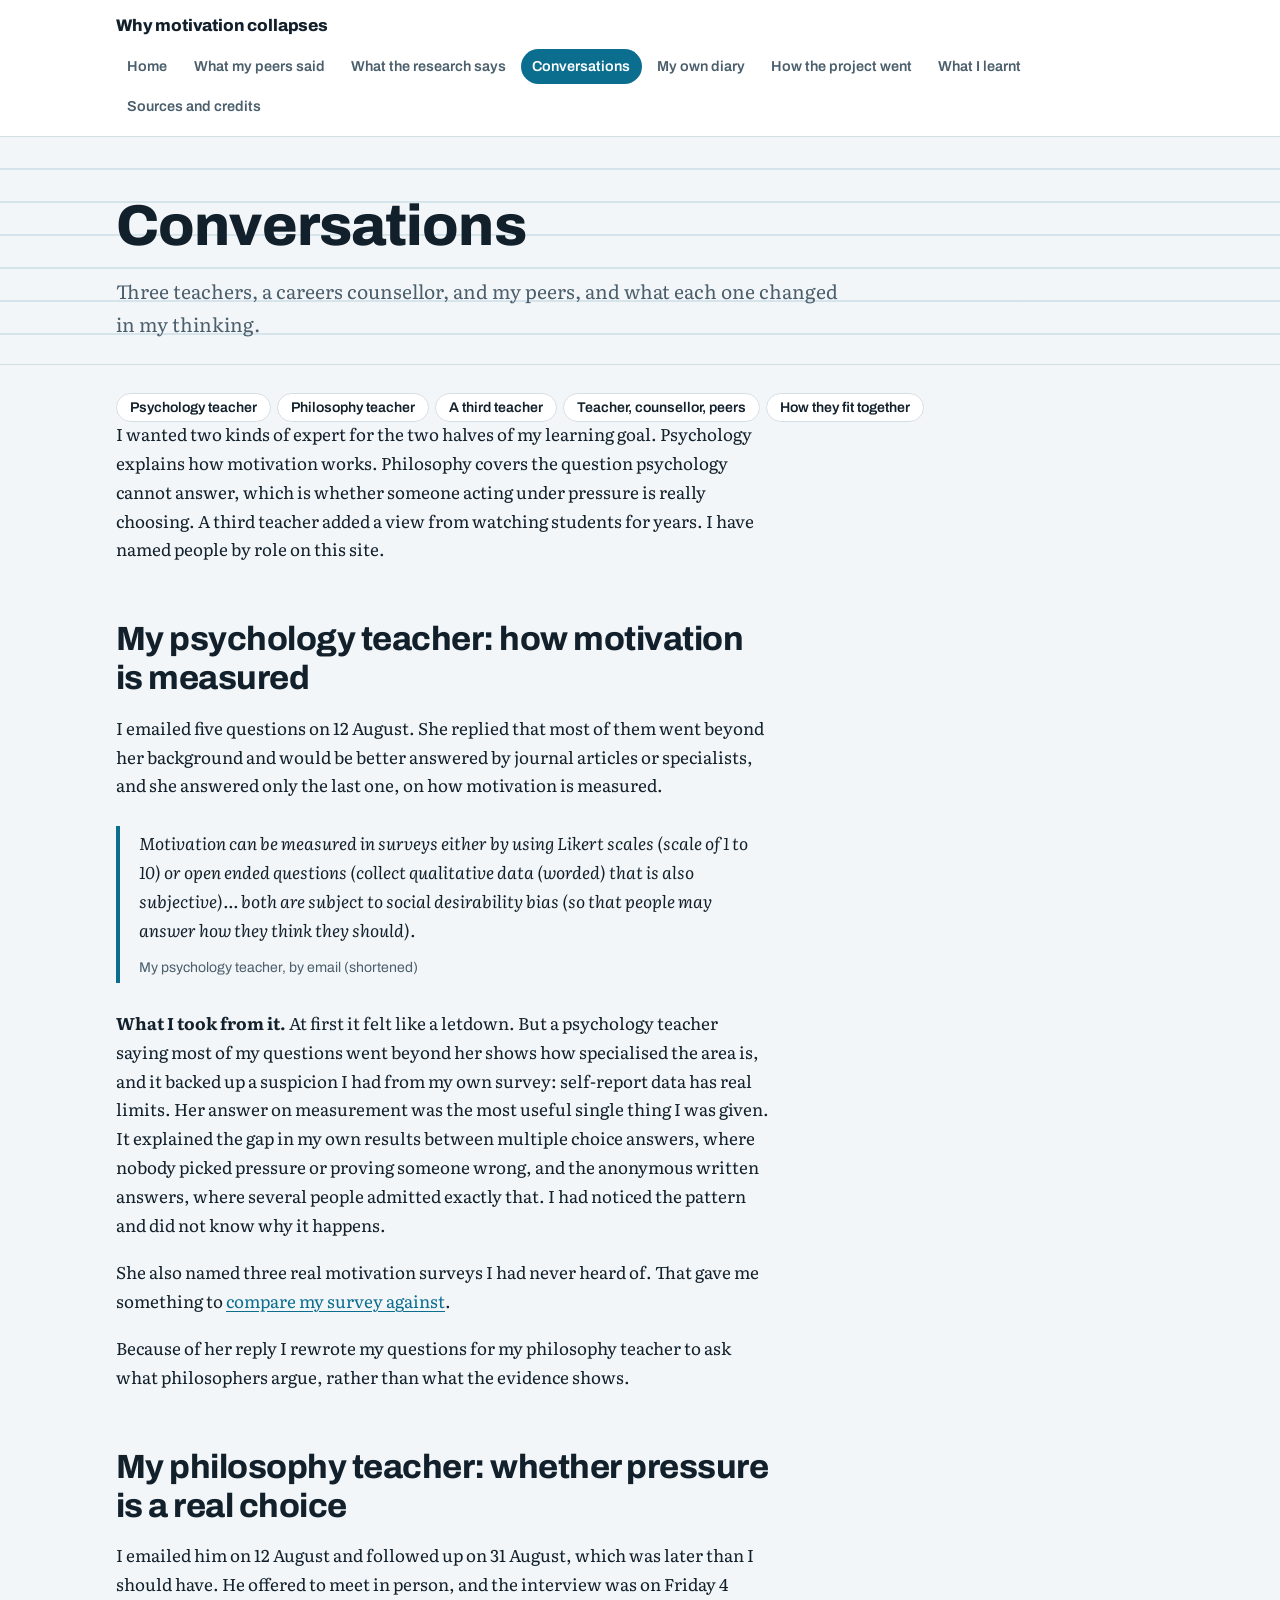
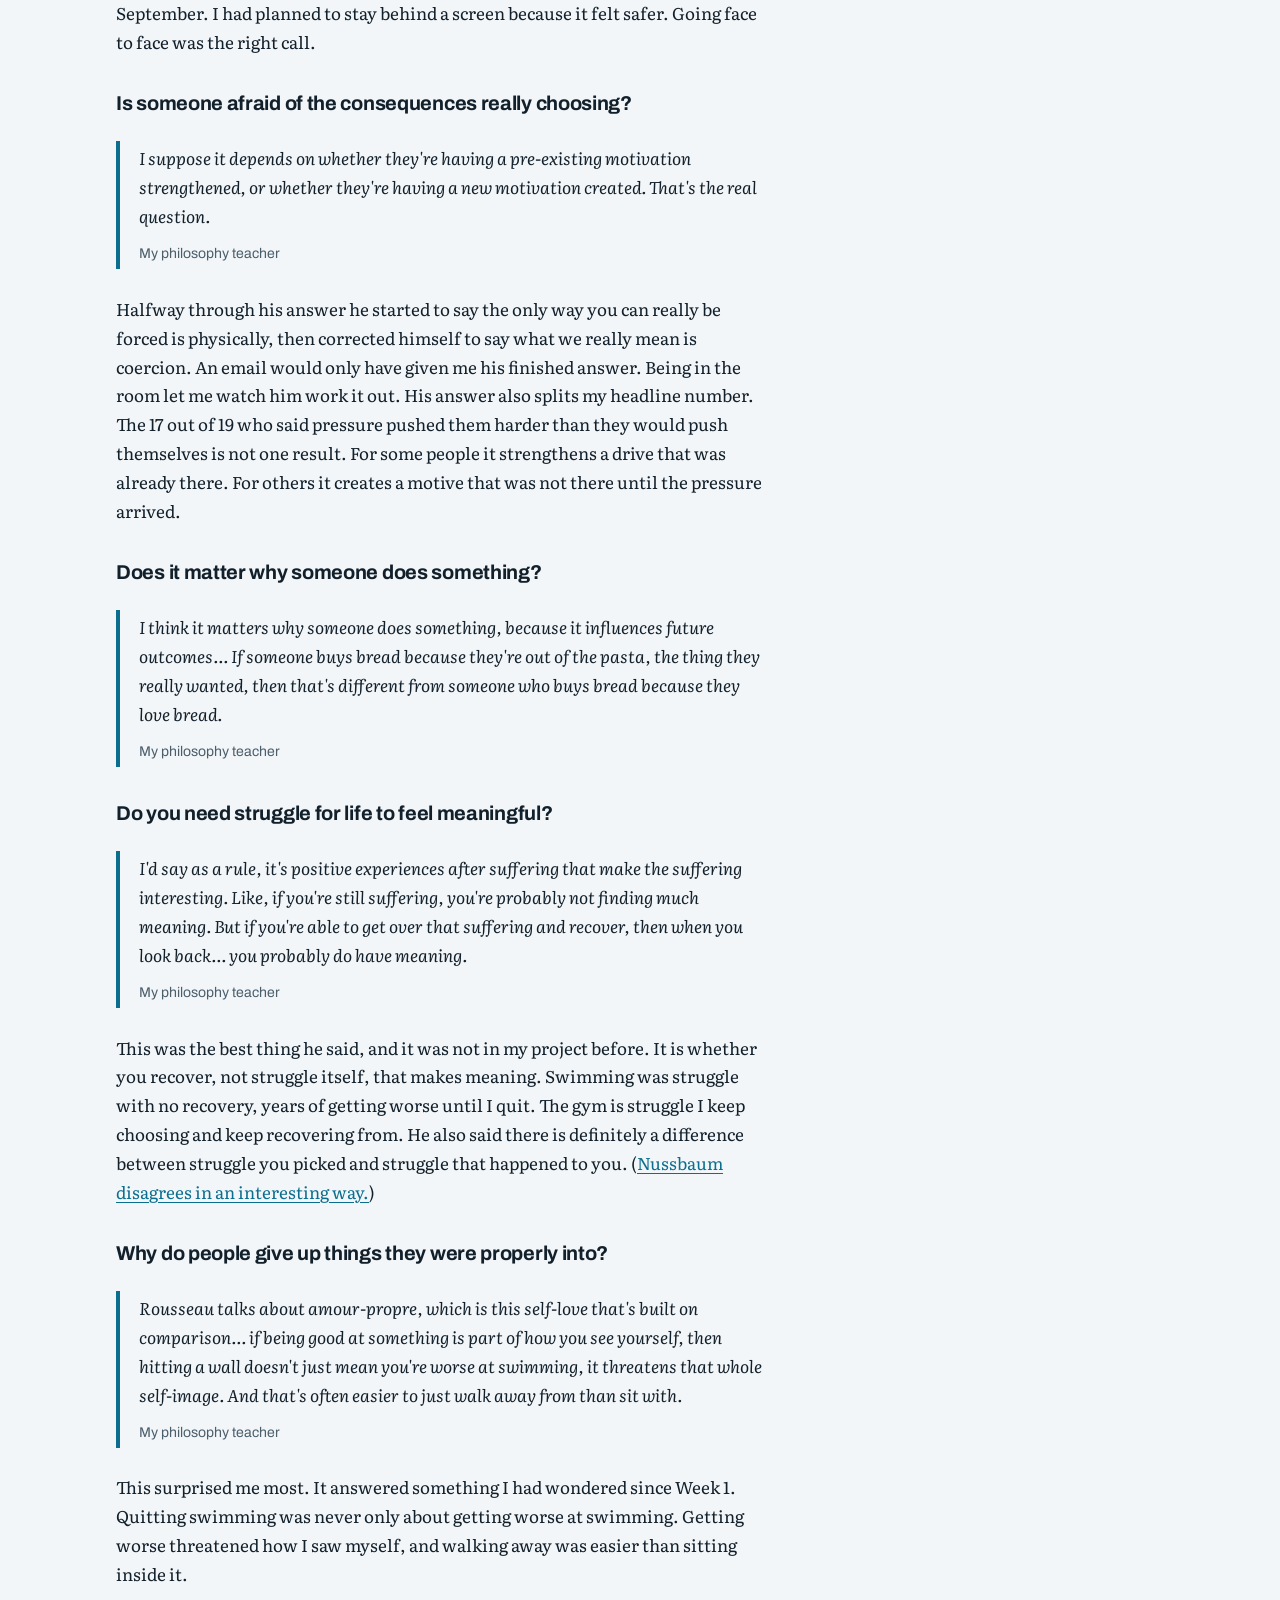
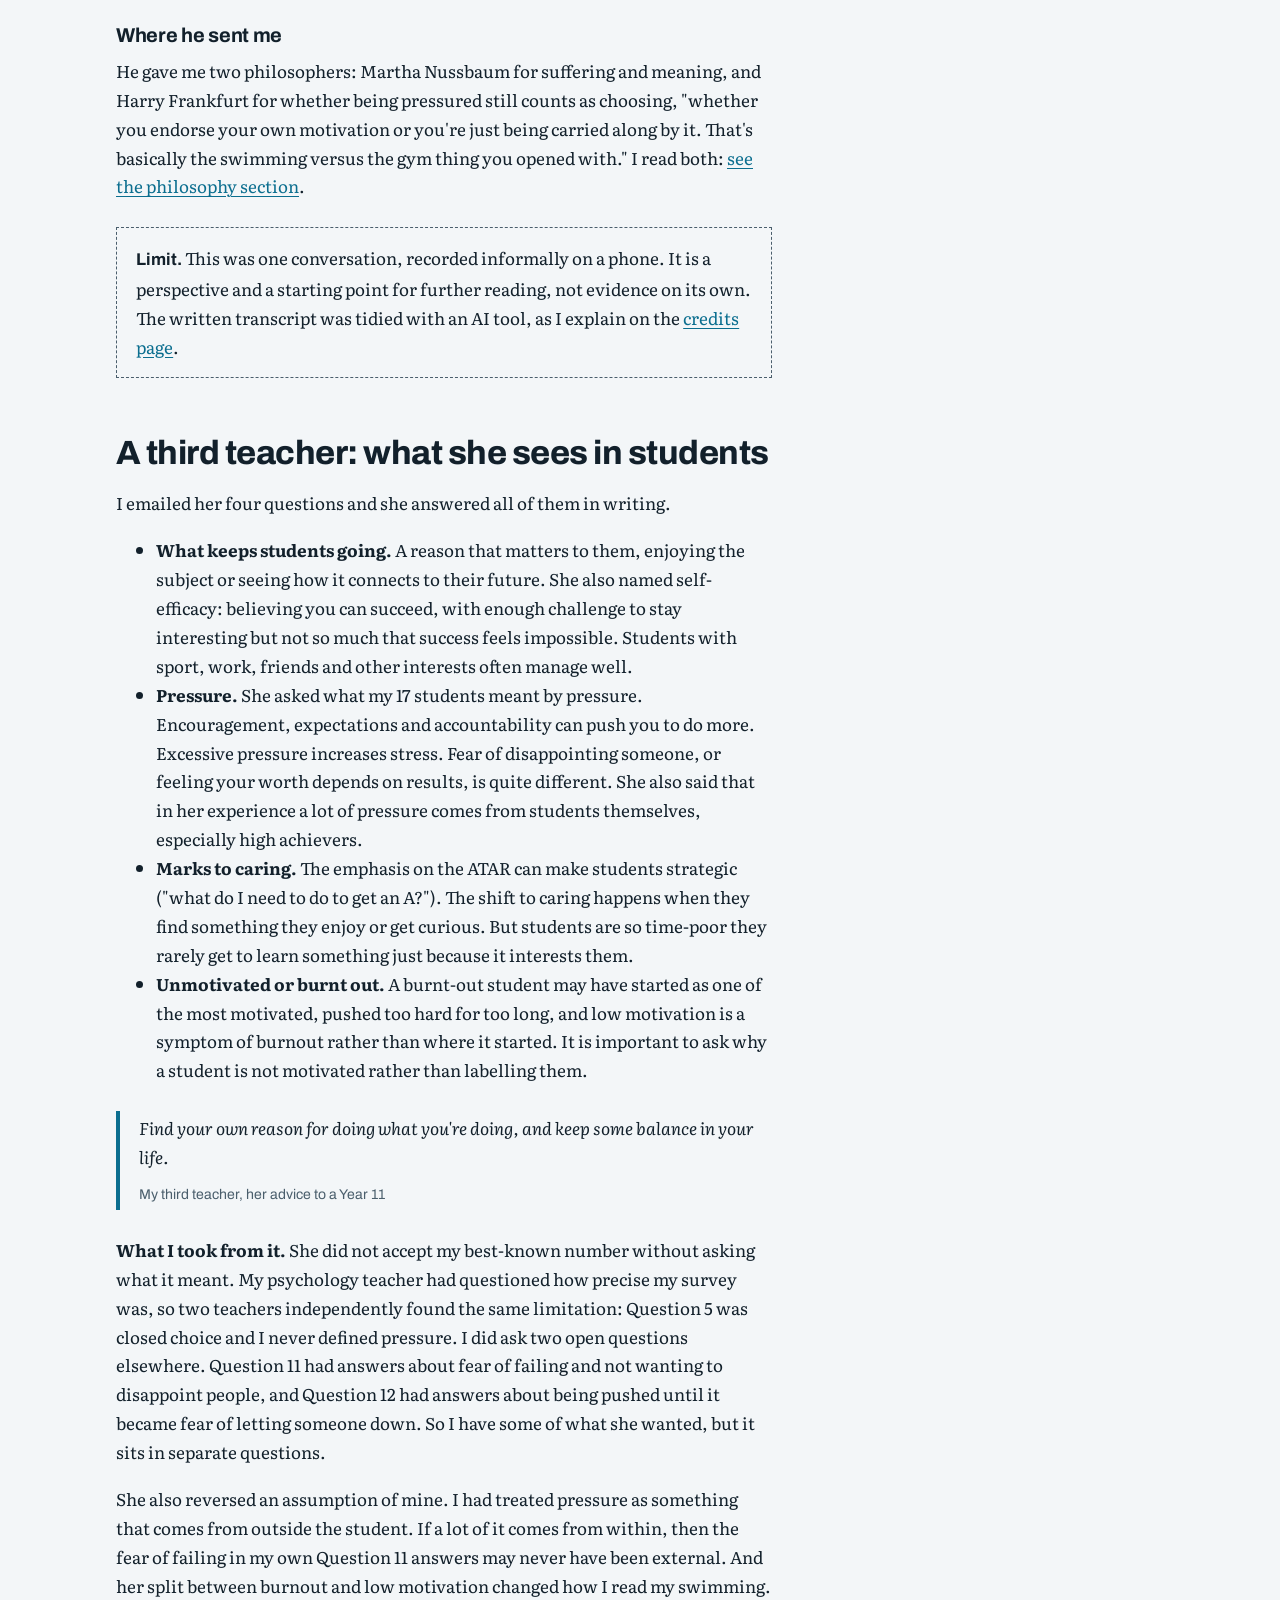
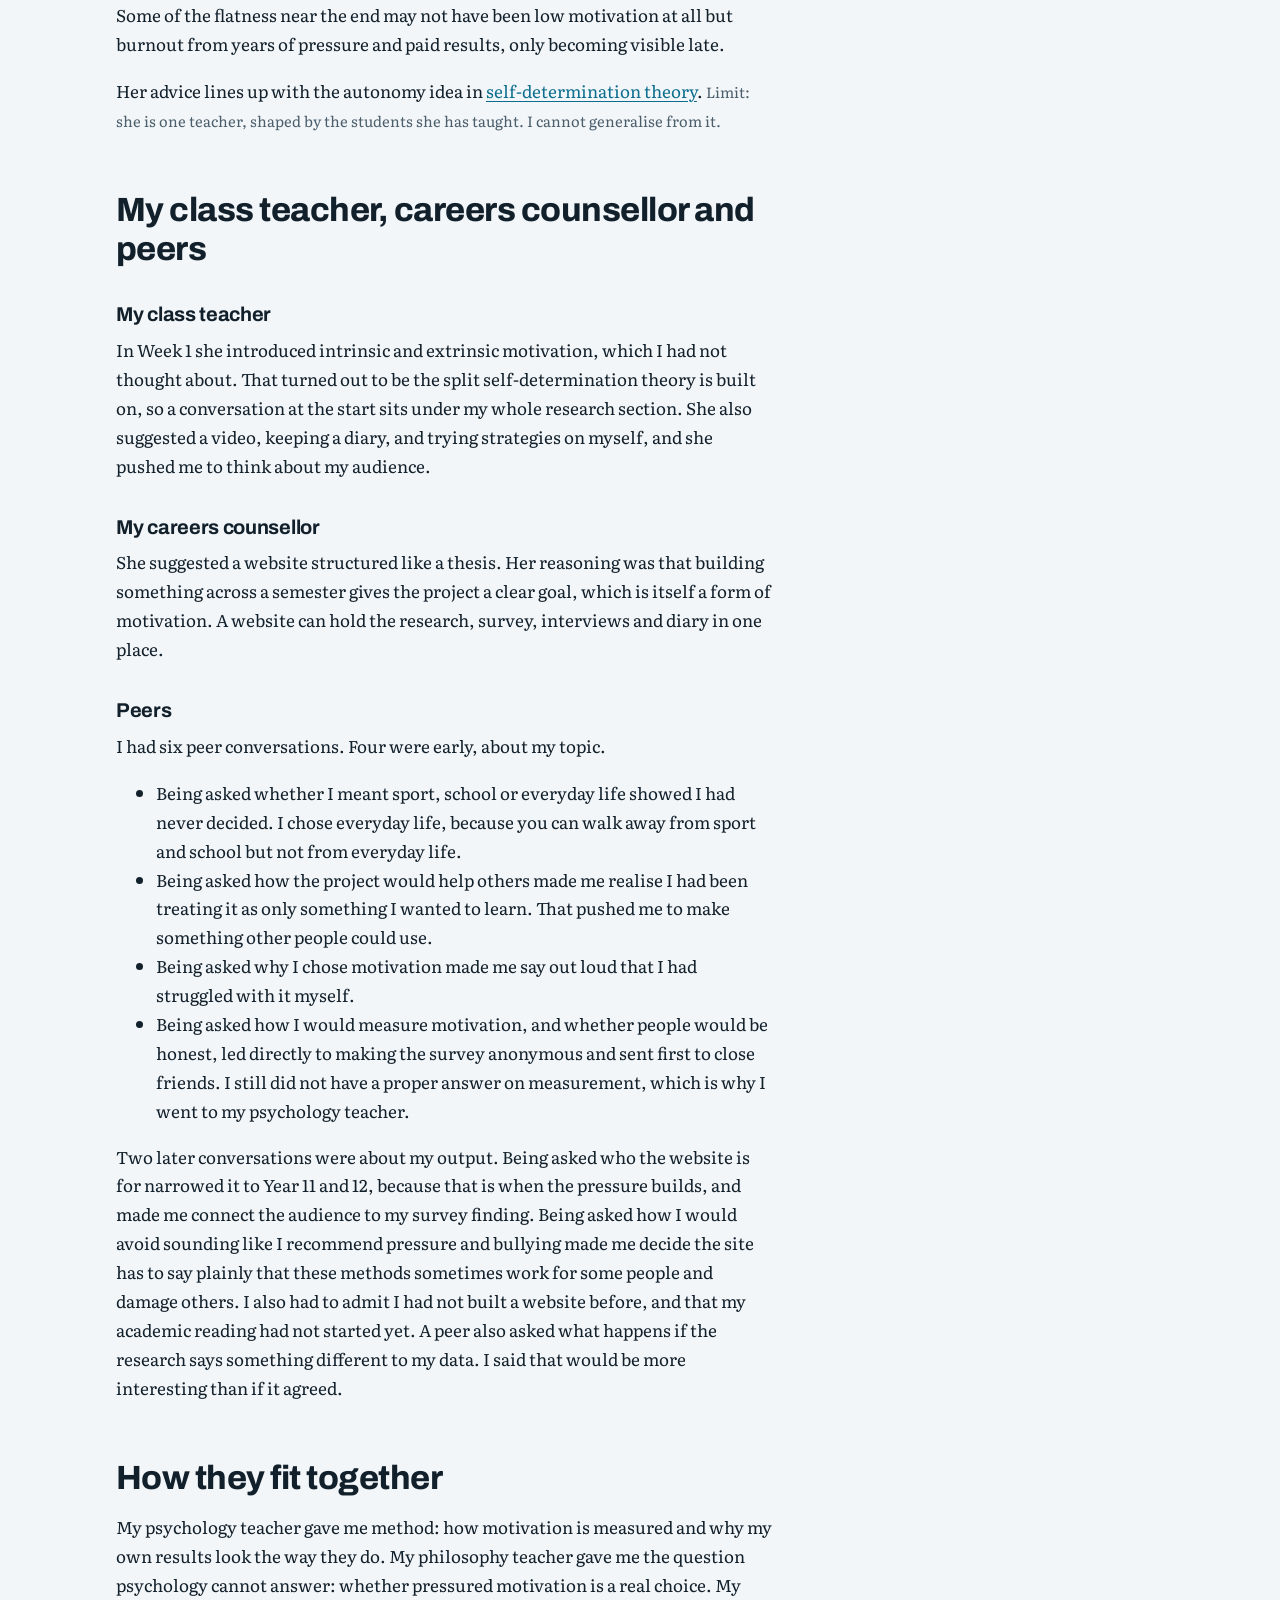
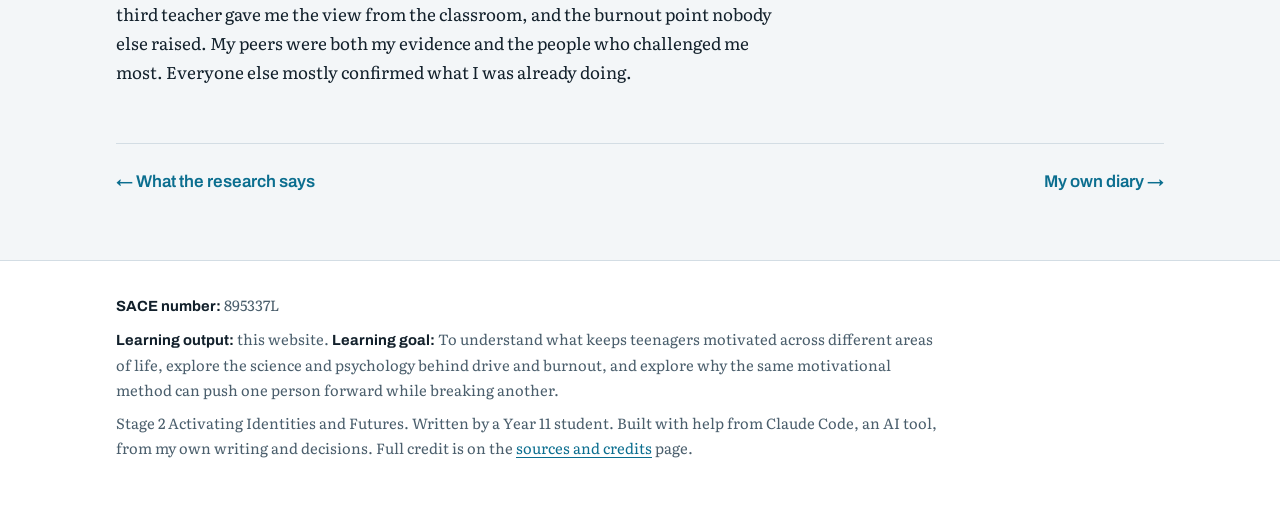
<file: voices.html>
<!doctype html>
<html lang="en">
<head>
<meta charset="utf-8">
<meta name="viewport" content="width=device-width, initial-scale=1">
<title>Conversations | Why motivation collapses</title>
<meta name="description" content="Interviews and conversations with teachers and peers about motivation, pressure and meaning.">
<link rel="preconnect" href="https://fonts.googleapis.com">
<link rel="preconnect" href="https://fonts.gstatic.com" crossorigin>
<link href="https://fonts.googleapis.com/css2?family=Archivo:wght@500;600;700;750;800&family=Literata:ital,opsz,wght@0,7..72,400;0,7..72,600;1,7..72,400&display=swap" rel="stylesheet">
<link rel="stylesheet" href="assets/style.css">
</head>
<body>
<a class="skip" href="#main">Skip to content</a>
<div class="site-head"><div class="in">
<a class="brand" href="index.html">Why motivation collapses</a>
<nav aria-label="Main"><a href="index.html">Home</a><a href="evidence.html">What my peers said</a><a href="research.html">What the research says</a><a href="voices.html" aria-current="page">Conversations</a><a href="diary.html">My own diary</a><a href="process.html">How the project went</a><a href="reflection.html">What I learnt</a><a href="sources.html">Sources and credits</a></nav>
</div></div>
<main id="main">
<header class="page-head"><div class="wrap"><div class="prose"><h1>Conversations</h1><p>Three teachers, a careers counsellor, and my peers, and what each one changed in my thinking.</p></div></div></header>
<div class="wrap">

<ul class="toc"><li><a href="#psych">Psychology teacher</a></li><li><a href="#philosophy">Philosophy teacher</a></li><li><a href="#third">A third teacher</a></li><li><a href="#others">Teacher, counsellor, peers</a></li><li><a href="#compare">How they fit together</a></li></ul>
<div class="prose">
<p>I wanted two kinds of expert for the two halves of my learning goal. Psychology explains how motivation works. Philosophy covers the question psychology cannot answer, which is whether someone acting under pressure is really choosing. A third teacher added a view from watching students for years. I have named people by role on this site.</p>

<h2 id="psych">My psychology teacher: how motivation is measured</h2>
<p>I emailed five questions on 12 August. She replied that most of them went beyond her background and would be better answered by journal articles or specialists, and she answered only the last one, on how motivation is measured.</p>
<div class="quote"><p>Motivation can be measured in surveys either by using Likert scales (scale of 1 to 10) or open ended questions (collect qualitative data (worded) that is also subjective)... both are subject to social desirability bias (so that people may answer how they think they should).</p><cite>My psychology teacher, by email (shortened)</cite></div>
<p><strong>What I took from it.</strong> At first it felt like a letdown. But a psychology teacher saying most of my questions went beyond her shows how specialised the area is, and it backed up a suspicion I had from my own survey: self-report data has real limits. Her answer on measurement was the most useful single thing I was given. It explained the gap in my own results between multiple choice answers, where nobody picked pressure or proving someone wrong, and the anonymous written answers, where several people admitted exactly that. I had noticed the pattern and did not know why it happens.</p>
<p>She also named three real motivation surveys I had never heard of. That gave me something to <a href="research.html#measure">compare my survey against</a>.</p>
<p>Because of her reply I rewrote my questions for my philosophy teacher to ask what philosophers argue, rather than what the evidence shows.</p>

<h2 id="philosophy">My philosophy teacher: whether pressure is a real choice</h2>
<p>I emailed him on 12 August and followed up on 31 August, which was later than I should have. He offered to meet in person, and the interview was on Friday 4 September. I had planned to stay behind a screen because it felt safer. Going face to face was the right call.</p>
<h3>Is someone afraid of the consequences really choosing?</h3>
<div class="quote"><p>I suppose it depends on whether they're having a pre-existing motivation strengthened, or whether they're having a new motivation created. That's the real question.</p><cite>My philosophy teacher</cite></div>
<p>Halfway through his answer he started to say the only way you can really be forced is physically, then corrected himself to say what we really mean is coercion. An email would only have given me his finished answer. Being in the room let me watch him work it out. His answer also splits my headline number. The 17 out of 19 who said pressure pushed them harder than they would push themselves is not one result. For some people it strengthens a drive that was already there. For others it creates a motive that was not there until the pressure arrived.</p>
<h3>Does it matter why someone does something?</h3>
<div class="quote"><p>I think it matters why someone does something, because it influences future outcomes... If someone buys bread because they're out of the pasta, the thing they really wanted, then that's different from someone who buys bread because they love bread.</p><cite>My philosophy teacher</cite></div>
<h3>Do you need struggle for life to feel meaningful?</h3>
<div class="quote"><p>I'd say as a rule, it's positive experiences after suffering that make the suffering interesting. Like, if you're still suffering, you're probably not finding much meaning. But if you're able to get over that suffering and recover, then when you look back... you probably do have meaning.</p><cite>My philosophy teacher</cite></div>
<p>This was the best thing he said, and it was not in my project before. It is whether you recover, not struggle itself, that makes meaning. Swimming was struggle with no recovery, years of getting worse until I quit. The gym is struggle I keep choosing and keep recovering from. He also said there is definitely a difference between struggle you picked and struggle that happened to you. (<a href="research.html#philosophy">Nussbaum disagrees in an interesting way.</a>)</p>
<h3>Why do people give up things they were properly into?</h3>
<div class="quote"><p>Rousseau talks about amour-propre, which is this self-love that's built on comparison... if being good at something is part of how you see yourself, then hitting a wall doesn't just mean you're worse at swimming, it threatens that whole self-image. And that's often easier to just walk away from than sit with.</p><cite>My philosophy teacher</cite></div>
<p>This surprised me most. It answered something I had wondered since Week 1. Quitting swimming was never only about getting worse at swimming. Getting worse threatened how I saw myself, and walking away was easier than sitting inside it.</p>
<h3>Where he sent me</h3>
<p>He gave me two philosophers: Martha Nussbaum for suffering and meaning, and Harry Frankfurt for whether being pressured still counts as choosing, "whether you endorse your own motivation or you're just being carried along by it. That's basically the swimming versus the gym thing you opened with." I read both: <a href="research.html#philosophy">see the philosophy section</a>.</p>
<div class="honest"><p><strong>Limit.</strong> This was one conversation, recorded informally on a phone. It is a perspective and a starting point for further reading, not evidence on its own. The written transcript was tidied with an AI tool, as I explain on the <a href="sources.html#ai">credits page</a>.</p></div>

<h2 id="third">A third teacher: what she sees in students</h2>
<p>I emailed her four questions and she answered all of them in writing.</p>
<ul>
<li><strong>What keeps students going.</strong> A reason that matters to them, enjoying the subject or seeing how it connects to their future. She also named self-efficacy: believing you can succeed, with enough challenge to stay interesting but not so much that success feels impossible. Students with sport, work, friends and other interests often manage well.</li>
<li><strong>Pressure.</strong> She asked what my 17 students meant by pressure. Encouragement, expectations and accountability can push you to do more. Excessive pressure increases stress. Fear of disappointing someone, or feeling your worth depends on results, is quite different. She also said that in her experience a lot of pressure comes from students themselves, especially high achievers.</li>
<li><strong>Marks to caring.</strong> The emphasis on the ATAR can make students strategic ("what do I need to do to get an A?"). The shift to caring happens when they find something they enjoy or get curious. But students are so time-poor they rarely get to learn something just because it interests them.</li>
<li><strong>Unmotivated or burnt out.</strong> A burnt-out student may have started as one of the most motivated, pushed too hard for too long, and low motivation is a symptom of burnout rather than where it started. It is important to ask why a student is not motivated rather than labelling them.</li>
</ul>
<div class="quote"><p>Find your own reason for doing what you're doing, and keep some balance in your life.</p><cite>My third teacher, her advice to a Year 11</cite></div>
<p><strong>What I took from it.</strong> She did not accept my best-known number without asking what it meant. My psychology teacher had questioned how precise my survey was, so two teachers independently found the same limitation: Question 5 was closed choice and I never defined pressure. I did ask two open questions elsewhere. Question 11 had answers about fear of failing and not wanting to disappoint people, and Question 12 had answers about being pushed until it became fear of letting someone down. So I have some of what she wanted, but it sits in separate questions.</p>
<p>She also reversed an assumption of mine. I had treated pressure as something that comes from outside the student. If a lot of it comes from within, then the fear of failing in my own Question 11 answers may never have been external. And her split between burnout and low motivation changed how I read my swimming. Some of the flatness near the end may not have been low motivation at all but burnout from years of pressure and paid results, only becoming visible late.</p>
<p>Her advice lines up with the autonomy idea in <a href="research.html#sdt">self-determination theory</a>. <span class="small">Limit: she is one teacher, shaped by the students she has taught. I cannot generalise from it.</span></p>

<h2 id="others">My class teacher, careers counsellor and peers</h2>
<h3>My class teacher</h3>
<p>In Week 1 she introduced intrinsic and extrinsic motivation, which I had not thought about. That turned out to be the split self-determination theory is built on, so a conversation at the start sits under my whole research section. She also suggested a video, keeping a diary, and trying strategies on myself, and she pushed me to think about my audience.</p>
<h3>My careers counsellor</h3>
<p>She suggested a website structured like a thesis. Her reasoning was that building something across a semester gives the project a clear goal, which is itself a form of motivation. A website can hold the research, survey, interviews and diary in one place.</p>
<h3>Peers</h3>
<p>I had six peer conversations. Four were early, about my topic.</p>
<ul>
<li>Being asked whether I meant sport, school or everyday life showed I had never decided. I chose everyday life, because you can walk away from sport and school but not from everyday life.</li>
<li>Being asked how the project would help others made me realise I had been treating it as only something I wanted to learn. That pushed me to make something other people could use.</li>
<li>Being asked why I chose motivation made me say out loud that I had struggled with it myself.</li>
<li>Being asked how I would measure motivation, and whether people would be honest, led directly to making the survey anonymous and sent first to close friends. I still did not have a proper answer on measurement, which is why I went to my psychology teacher.</li>
</ul>
<p>Two later conversations were about my output. Being asked who the website is for narrowed it to Year 11 and 12, because that is when the pressure builds, and made me connect the audience to my survey finding. Being asked how I would avoid sounding like I recommend pressure and bullying made me decide the site has to say plainly that these methods sometimes work for some people and damage others. I also had to admit I had not built a website before, and that my academic reading had not started yet. A peer also asked what happens if the research says something different to my data. I said that would be more interesting than if it agreed.</p>

<h2 id="compare">How they fit together</h2>
<p>My psychology teacher gave me method: how motivation is measured and why my own results look the way they do. My philosophy teacher gave me the question psychology cannot answer: whether pressured motivation is a real choice. My third teacher gave me the view from the classroom, and the burnout point nobody else raised. My peers were both my evidence and the people who challenged me most. Everyone else mostly confirmed what I was already doing.</p>
</div>

<div class="pager"><a href="research.html">&larr; What the research says</a><a href="diary.html">My own diary &rarr;</a></div>
</div>
</main>
<footer class="site-foot"><div class="wrap">
<p><strong>SACE number:</strong> 895337L</p>
<p><strong>Learning output:</strong> this website. <strong>Learning goal:</strong> To understand what keeps teenagers motivated across different areas of life, explore the science and psychology behind drive and burnout, and explore why the same motivational method can push one person forward while breaking another.</p>
<p>Stage 2 Activating Identities and Futures. Written by a Year 11 student. Built with help from Claude Code, an AI tool, from my own writing and decisions. Full credit is on the <a href="sources.html#ai">sources and credits</a> page.</p>
</div></footer>
</body>
</html>
</file>
<file: assets/style.css>
:root{
  --surface:#F3F6F8; --surface-2:#FFFFFF; --ink:#12202B; --muted:#4A5E6C; --line:#D3DDE4;
  --accent:#0B6E8F; --accent-ink:#FFFFFF; --accent-soft:#DCEEF5; --neutral-bar:#A9BBC7; --heat:#A8431B;
  --lane:rgba(11,110,143,.13);
  --display:'Archivo','Helvetica Neue',Arial,sans-serif;
  --body:'Literata',Georgia,'Times New Roman',serif;
}
@media (prefers-color-scheme:dark){
  :root:not([data-theme="light"]){
    --surface:#0E171E; --surface-2:#15222C; --ink:#E6EEF3; --muted:#9DB0BD; --line:#26384A;
    --accent:#5DBAD9; --accent-ink:#0E171E; --accent-soft:#16303C; --neutral-bar:#4B6272; --heat:#E58A63;
    --lane:rgba(93,186,217,.16);
  }
}
:root[data-theme="dark"]{
  --surface:#0E171E; --surface-2:#15222C; --ink:#E6EEF3; --muted:#9DB0BD; --line:#26384A;
  --accent:#5DBAD9; --accent-ink:#0E171E; --accent-soft:#16303C; --neutral-bar:#4B6272; --heat:#E58A63;
  --lane:rgba(93,186,217,.16);
}
*{box-sizing:border-box}
html{scroll-behavior:smooth;-webkit-text-size-adjust:100%}
body{margin:0;background:var(--surface);color:var(--ink);font-family:var(--body);font-size:1.0625rem;line-height:1.7}
img{max-width:100%;height:auto;display:block}
a{color:var(--accent);text-underline-offset:3px}
a:hover{text-decoration-thickness:2px}
:focus-visible{outline:3px solid var(--accent);outline-offset:3px;border-radius:2px}
.skip{position:absolute;left:-999px;top:0;background:var(--accent);color:var(--accent-ink);padding:.6rem 1rem;z-index:10}
.skip:focus{left:0}

/* header */
.site-head{border-bottom:1px solid var(--line);background:var(--surface-2);position:sticky;top:0;z-index:5}
.site-head .in{max-width:1080px;margin:0 auto;padding:.75rem 1rem;display:flex;flex-wrap:wrap;align-items:center;gap:.5rem 1.5rem}
.brand{font-family:var(--display);font-weight:800;font-size:1.05rem;letter-spacing:-.01em;color:var(--ink);text-decoration:none}
.site-head nav{display:flex;flex-wrap:wrap;gap:.25rem .25rem;margin-left:auto}
.site-head nav a{font-family:var(--display);font-size:.9rem;font-weight:600;color:var(--muted);text-decoration:none;padding:.35rem .7rem;border-radius:999px}
.site-head nav a:hover{color:var(--ink);background:var(--accent-soft)}
.site-head nav a[aria-current="page"]{color:var(--accent-ink);background:var(--accent)}

/* layout */
.wrap{max-width:1080px;margin:0 auto;padding:0 1rem}
main{padding-bottom:4rem}
.prose{max-width:41rem}
.prose p{margin:0 0 1.15rem}
h1,h2,h3,h4{font-family:var(--display);line-height:1.15;letter-spacing:-.015em;margin:0}
h1{font-size:clamp(2.2rem,5.2vw,3.6rem);font-weight:800}
h2{font-size:clamp(1.55rem,3vw,2.1rem);font-weight:750;margin:3.5rem 0 1rem}
h3{font-size:1.25rem;font-weight:700;margin:2.2rem 0 .6rem}
h4{font-size:1.02rem;font-weight:700;margin:1.6rem 0 .4rem}
.lede{font-size:1.25rem;line-height:1.6;color:var(--ink)}
.small{font-size:.92rem;color:var(--muted)}
.page-head{padding:3.5rem 0 1.5rem;background:
  repeating-linear-gradient(to bottom,transparent 0 31px,var(--lane) 31px 33px);border-bottom:1px solid var(--line)}
.page-head .prose{max-width:46rem}
.page-head p{margin:1rem 0 0;font-size:1.2rem;color:var(--muted)}

/* hero */
.hero{padding:4.5rem 0 3.5rem;background:
  repeating-linear-gradient(to bottom,transparent 0 47px,var(--lane) 47px 50px);border-bottom:1px solid var(--line)}
.hero blockquote{margin:0;max-width:19ch;font-family:var(--display);font-weight:800;font-size:clamp(2.4rem,7vw,5rem);line-height:1.02;letter-spacing:-.03em}
.hero blockquote span{display:block}
.hero .who{margin:1.8rem 0 0;max-width:40rem;font-size:1.15rem;color:var(--muted)}
.goalbox{margin-top:2.2rem;max-width:44rem;background:var(--surface-2);border:1px solid var(--line);border-left:5px solid var(--accent);padding:1.1rem 1.3rem}
.goalbox p{margin:.2rem 0 .7rem;font-size:1rem}
.goalbox p:last-child{margin-bottom:0}
.goalbox strong{font-family:var(--display)}

/* findings list */
.findings{list-style:none;margin:1.5rem 0 0;padding:0;max-width:48rem}
.findings li{padding:1.15rem 0;border-top:1px solid var(--line)}
.findings li:last-child{border-bottom:1px solid var(--line)}
.findings h3{margin:0 0 .3rem;font-size:1.2rem}
.findings p{margin:0}

.guide{display:grid;grid-template-columns:repeat(auto-fit,minmax(250px,1fr));gap:1px;background:var(--line);border:1px solid var(--line);margin-top:1.5rem}
.guide a{display:block;background:var(--surface-2);padding:1.2rem 1.3rem;text-decoration:none;color:var(--ink)}
.guide a:hover{background:var(--accent-soft)}
.guide b{display:block;font-family:var(--display);font-size:1.15rem;margin-bottom:.25rem;color:var(--accent)}
.guide span{font-size:.95rem;color:var(--muted);line-height:1.5}

/* sub nav */
.toc{margin:1.6rem 0 0;padding:0;list-style:none;display:flex;flex-wrap:wrap;gap:.4rem}
.toc a{font-family:var(--display);font-size:.88rem;font-weight:600;text-decoration:none;color:var(--ink);background:var(--surface-2);border:1px solid var(--line);padding:.35rem .8rem;border-radius:999px}
.toc a:hover{border-color:var(--accent);color:var(--accent)}

/* callouts + quotes */
.quote{margin:1.6rem 0;padding:.2rem 0 .2rem 1.2rem;border-left:4px solid var(--accent);max-width:41rem}
.quote p{margin:0 0 .4rem;font-style:italic}
.quote cite{font-style:normal;font-family:var(--display);font-size:.88rem;color:var(--muted)}
.note{background:var(--accent-soft);border-radius:4px;padding:1rem 1.2rem;margin:1.6rem 0;max-width:41rem}
.note p{margin:0 0 .6rem}.note p:last-child{margin:0}
.note strong{font-family:var(--display)}
.pull{font-family:var(--display);font-weight:750;font-size:clamp(1.4rem,3vw,2rem);line-height:1.2;letter-spacing:-.02em;max-width:30ch;margin:2.5rem 0}
.honest{border:1px dashed var(--muted);padding:1rem 1.2rem;margin:1.6rem 0;max-width:41rem}
.honest p{margin:0 0 .6rem}.honest p:last-child{margin:0}
.honest strong{font-family:var(--display)}

/* figures */
figure{margin:2rem 0;max-width:46rem}
figure img{border:1px solid var(--line);background:#fff}
figcaption{font-size:.9rem;color:var(--muted);margin-top:.5rem;line-height:1.5}
.pair{display:grid;grid-template-columns:repeat(auto-fit,minmax(280px,1fr));gap:1rem;max-width:62rem}
.pair figure{margin:1rem 0}

/* charts */
.chart{margin:2rem 0;padding:1.3rem 1.4rem 1.1rem;background:var(--surface-2);border:1px solid var(--line);max-width:46rem}
.chart h3{margin:0 0 .2rem;font-size:1.1rem}
.chart .sub{margin:0 0 1.1rem;font-size:.92rem;color:var(--muted)}
.bar{display:grid;grid-template-columns:minmax(120px,38%) 1fr auto;align-items:center;gap:.2rem .8rem;margin:.45rem 0}
.bar .lab{font-family:var(--display);font-size:.9rem;line-height:1.25}
.bar .track{height:18px;background:var(--line);border-radius:0 4px 4px 0;position:relative}
.bar .track{display:block}
.bar .fill{display:block;height:100%;min-width:2px;background:var(--accent);border-radius:0 4px 4px 0}
.bar .fill.alt{background:var(--neutral-bar)}
.bar .val{font-family:var(--display);font-weight:700;font-size:.95rem;min-width:3.6ch;text-align:right}
.chart .key{display:flex;gap:1.2rem;flex-wrap:wrap;font-family:var(--display);font-size:.85rem;color:var(--muted);margin:.2rem 0 .6rem}
.chart .key i{display:inline-block;width:12px;height:12px;border-radius:2px;margin-right:.4rem;vertical-align:-1px}
.chart details{margin-top:.9rem;font-size:.9rem}
.chart summary{cursor:pointer;color:var(--accent);font-family:var(--display);font-weight:600}
table{border-collapse:collapse;width:100%;margin:.6rem 0;font-size:.92rem}
th,td{border-bottom:1px solid var(--line);padding:.45rem .5rem;text-align:left;vertical-align:top}
th{font-family:var(--display)}
.tablewrap{overflow-x:auto;max-width:56rem}

/* qa block */
.qa{margin:1.4rem 0;max-width:41rem}
.qa .q{font-family:var(--display);font-weight:700;margin:0 0 .3rem}
.qa p{margin:0 0 .8rem}

/* diary */
.entry{display:grid;grid-template-columns:minmax(0,1fr);gap:1rem 2rem;margin:2.5rem 0;padding-top:2rem;border-top:1px solid var(--line)}
@media(min-width:860px){.entry{grid-template-columns:minmax(0,1.05fr) minmax(0,1fr)}}
.entry figure{margin:0}
.entry .tr{font-size:1rem;background:var(--surface-2);border:1px solid var(--line);padding:.8rem 1rem;margin:.6rem 0 1rem;font-style:italic}
.entry .tr p{margin:0 0 .5rem}.entry .tr p:last-child{margin:0}

/* refs */
.refs{list-style:none;padding:0;margin:.8rem 0;max-width:46rem}
.refs li{padding:.5rem 0 .5rem 1.6rem;text-indent:-1.6rem;border-bottom:1px solid var(--line);font-size:.95rem;line-height:1.55;word-break:break-word}

/* footer */
.site-foot{border-top:1px solid var(--line);background:var(--surface-2);padding:2rem 0 3rem;font-size:.92rem;color:var(--muted)}
.site-foot p{margin:0 0 .5rem;max-width:52rem}
.site-foot strong{font-family:var(--display);color:var(--ink)}
.pager{display:flex;justify-content:space-between;gap:1rem;margin-top:3.5rem;padding-top:1.5rem;border-top:1px solid var(--line);font-family:var(--display);font-weight:600}
.pager a{text-decoration:none}

@media (max-width:640px){
  body{font-size:1rem}
  .bar{grid-template-columns:1fr auto}
  .bar .lab{grid-column:1/-1}
  .site-head{position:static}
  .hero{padding-top:3rem}
}
@media print{.site-head,.pager{display:none}}
@media (prefers-reduced-motion:reduce){html{scroll-behavior:auto}}
</file>
